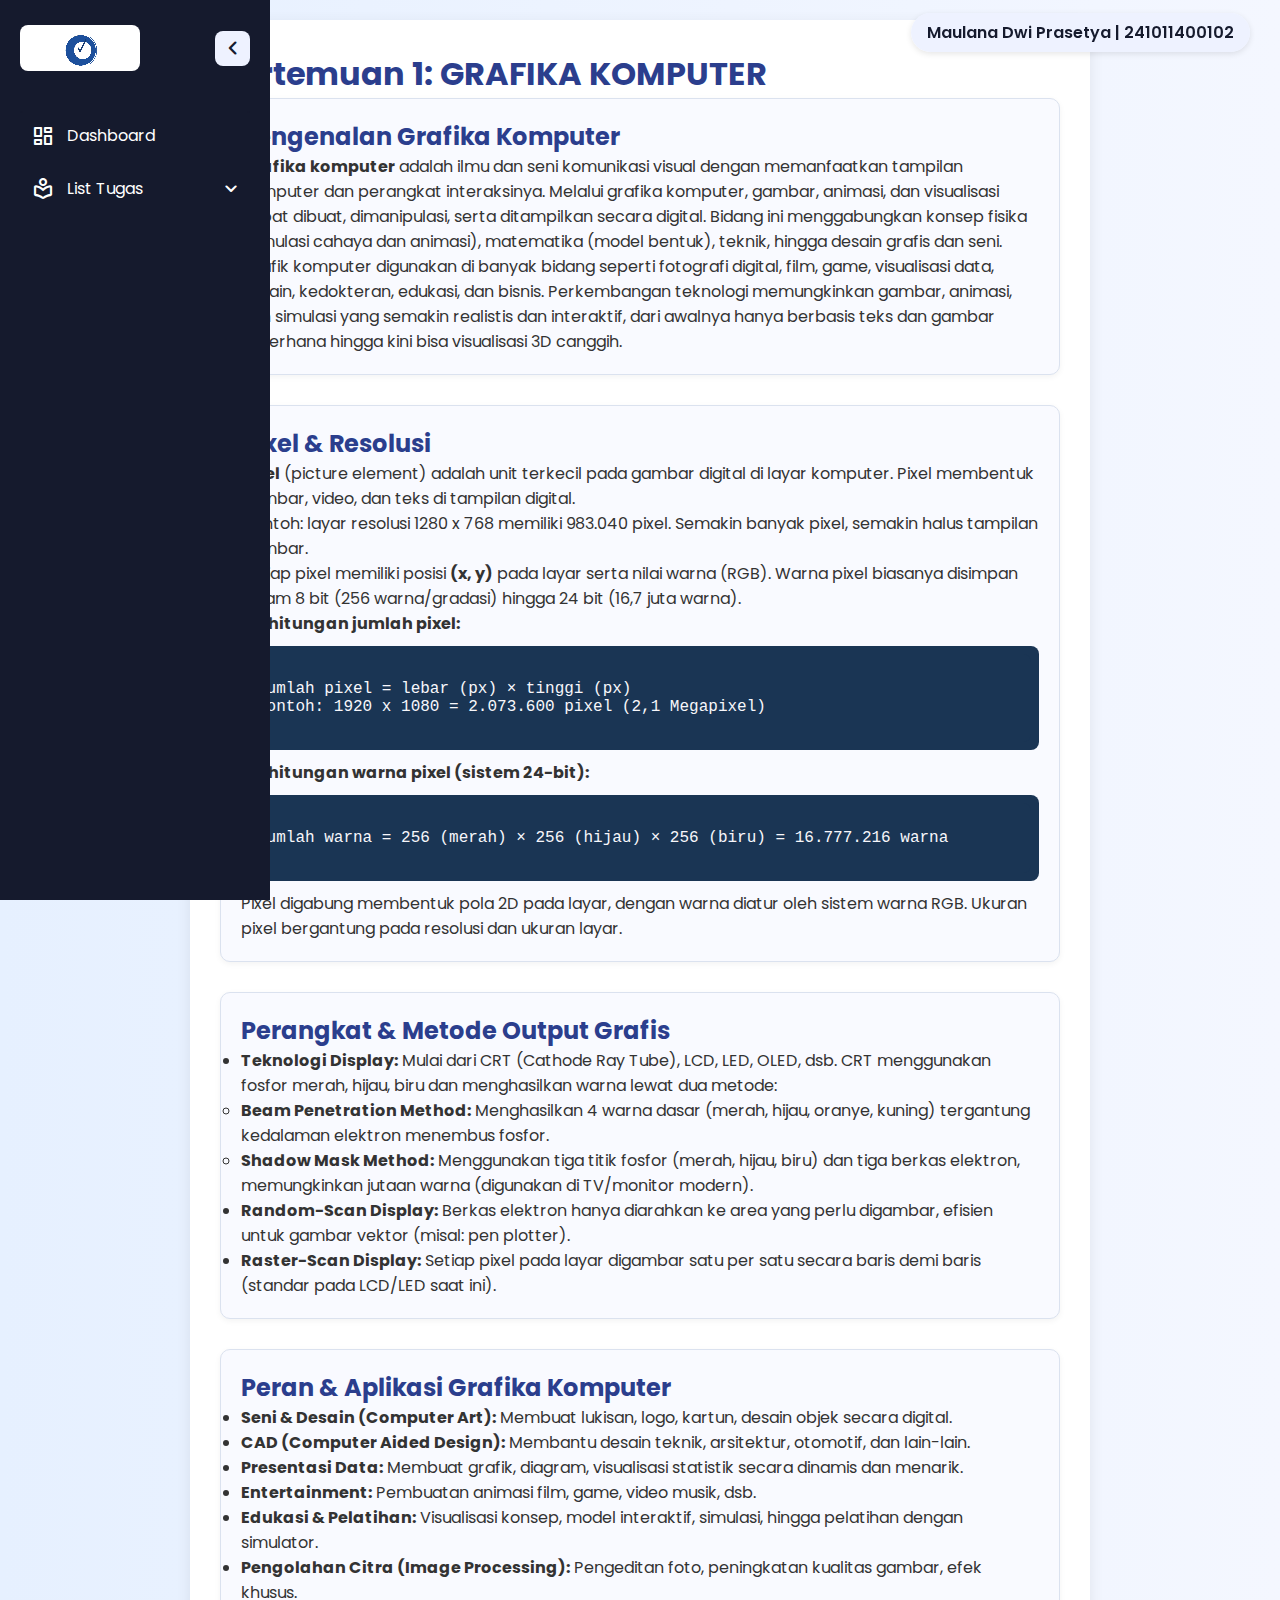
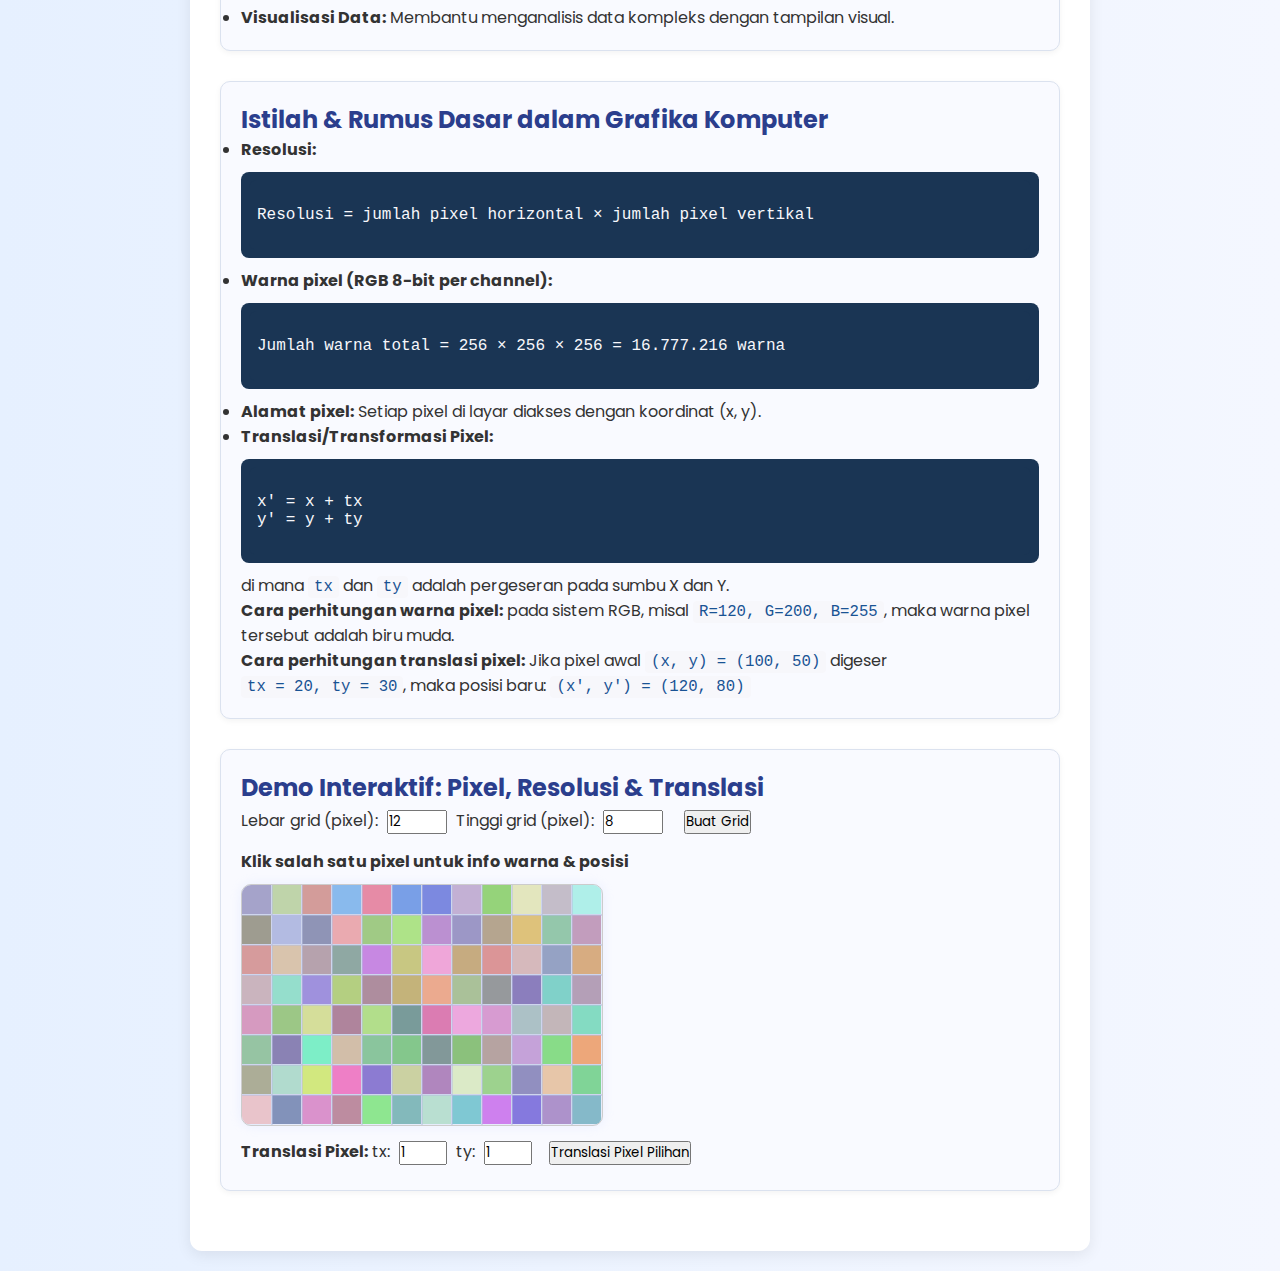
<file: listPert/pert1/index.html>
<!DOCTYPE html>
<html lang="id">
<head>
  <meta charset="UTF-8" />
  <meta name="viewport" content="width=device-width, initial-scale=1.0"/>
  <title>Pertemuan 12: Grafika 3 Dimensi</title>
  <link rel="stylesheet" href="/style.css">
  <link rel="stylesheet" href="https://fonts.googleapis.com/css2?family=Material+Symbols+Rounded" />
</head>
<body>
  <button class="sidebar-menu-button">
    <span class="material-symbols-rounded">menu</span>
  </button>
  <aside class="sidebar">
    <!-- ... header logo, toggler, nav ... -->
    <header class="sidebar-header">
      <a href="#" class="header-logo">
        <video autoplay loop muted playsinline class="logo-video-square">
          <source src="/assets/src/logo.mp4" type="video/mp4">
        </video>
        <video autoplay loop muted playsinline class="logo-video-landscape">
          <source src="/assets/src/logo2.mp4" type="video/mp4">
        </video>
      </a>
      <button class="sidebar-toggler">
        <span class="material-symbols-rounded">chevron_left</span>
      </button>
    </header>
    <div class="page-header">
      <span class="user-name">Maulana Dwi Prasetya | 241011400102</span>
    </div>
    <nav class="sidebar-nav">
      <ul class="nav-list primary-nav">
        <li class="nav-item">
          <a href="/index.html" class="nav-link">
            <span class="material-symbols-rounded">dashboard</span>
            <span class="nav-label">Dashboard</span>
          </a>
          <ul class="dropdown-menu">
            <li class="nav-item"><a class="nav-link dropdown-title">Dashboard</a></li>
          </ul>
        </li>
        <li class="nav-item dropdown-container" id="auto-tugas-dropdown"></li>
      </ul>
    </nav>
  </aside>

  <div class="container">
    <h1>Pertemuan 1: GRAFIKA KOMPUTER</h1>

<div class="card">
  <h2>Pengenalan Grafika Komputer</h2>
  <p>
    <strong>Grafika komputer</strong> adalah ilmu dan seni komunikasi visual dengan memanfaatkan tampilan komputer dan perangkat interaksinya. Melalui grafika komputer, gambar, animasi, dan visualisasi dapat dibuat, dimanipulasi, serta ditampilkan secara digital. Bidang ini menggabungkan konsep fisika (simulasi cahaya dan animasi), matematika (model bentuk), teknik, hingga desain grafis dan seni. 
  </p>
  <p>
    Grafik komputer digunakan di banyak bidang seperti fotografi digital, film, game, visualisasi data, desain, kedokteran, edukasi, dan bisnis. Perkembangan teknologi memungkinkan gambar, animasi, dan simulasi yang semakin realistis dan interaktif, dari awalnya hanya berbasis teks dan gambar sederhana hingga kini bisa visualisasi 3D canggih.
  </p>
</div>

<div class="card">
  <h2>Pixel & Resolusi</h2>
  <p>
    <strong>Pixel</strong> (picture element) adalah unit terkecil pada gambar digital di layar komputer. Pixel membentuk gambar, video, dan teks di tampilan digital.<br>
    Contoh: layar resolusi 1280 x 768 memiliki 983.040 pixel. Semakin banyak pixel, semakin halus tampilan gambar.<br>
    Setiap pixel memiliki posisi <b>(x, y)</b> pada layar serta nilai warna (RGB). Warna pixel biasanya disimpan dalam 8 bit (256 warna/gradasi) hingga 24 bit (16,7 juta warna).<br>
    <b>Perhitungan jumlah pixel:</b>
    <pre><code>
Jumlah pixel = lebar (px) × tinggi (px)
Contoh: 1920 x 1080 = 2.073.600 pixel (2,1 Megapixel)
    </code></pre>
    <b>Perhitungan warna pixel (sistem 24-bit):</b>
    <pre><code>
Jumlah warna = 256 (merah) × 256 (hijau) × 256 (biru) = 16.777.216 warna
    </code></pre>
    Pixel digabung membentuk pola 2D pada layar, dengan warna diatur oleh sistem warna RGB. Ukuran pixel bergantung pada resolusi dan ukuran layar.
  </p>
</div>

<div class="card">
  <h2>Perangkat & Metode Output Grafis</h2>
  <ul>
    <li><b>Teknologi Display:</b> Mulai dari CRT (Cathode Ray Tube), LCD, LED, OLED, dsb. CRT menggunakan fosfor merah, hijau, biru dan menghasilkan warna lewat dua metode:
      <ul>
        <li><b>Beam Penetration Method:</b> Menghasilkan 4 warna dasar (merah, hijau, oranye, kuning) tergantung kedalaman elektron menembus fosfor.</li>
        <li><b>Shadow Mask Method:</b> Menggunakan tiga titik fosfor (merah, hijau, biru) dan tiga berkas elektron, memungkinkan jutaan warna (digunakan di TV/monitor modern).</li>
      </ul>
    </li>
    <li><b>Random-Scan Display:</b> Berkas elektron hanya diarahkan ke area yang perlu digambar, efisien untuk gambar vektor (misal: pen plotter).</li>
    <li><b>Raster-Scan Display:</b> Setiap pixel pada layar digambar satu per satu secara baris demi baris (standar pada LCD/LED saat ini).</li>
  </ul>
</div>

<div class="card">
  <h2>Peran & Aplikasi Grafika Komputer</h2>
  <ul>
    <li><b>Seni & Desain (Computer Art):</b> Membuat lukisan, logo, kartun, desain objek secara digital.</li>
    <li><b>CAD (Computer Aided Design):</b> Membantu desain teknik, arsitektur, otomotif, dan lain-lain.</li>
    <li><b>Presentasi Data:</b> Membuat grafik, diagram, visualisasi statistik secara dinamis dan menarik.</li>
    <li><b>Entertainment:</b> Pembuatan animasi film, game, video musik, dsb.</li>
    <li><b>Edukasi & Pelatihan:</b> Visualisasi konsep, model interaktif, simulasi, hingga pelatihan dengan simulator.</li>
    <li><b>Pengolahan Citra (Image Processing):</b> Pengeditan foto, peningkatan kualitas gambar, efek khusus.</li>
    <li><b>Visualisasi Data:</b> Membantu menganalisis data kompleks dengan tampilan visual.</li>
  </ul>
</div>

<div class="card">
  <h2>Istilah & Rumus Dasar dalam Grafika Komputer</h2>
  <ul>
    <li>
      <b>Resolusi:</b>
      <pre><code>
Resolusi = jumlah pixel horizontal × jumlah pixel vertikal
      </code></pre>
    </li>
    <li>
      <b>Warna pixel (RGB 8-bit per channel):</b>
      <pre><code>
Jumlah warna total = 256 × 256 × 256 = 16.777.216 warna
      </code></pre>
    </li>
    <li>
      <b>Alamat pixel:</b> Setiap pixel di layar diakses dengan koordinat (x, y).
    </li>
    <li>
      <b>Translasi/Transformasi Pixel:</b>
      <pre><code>
x' = x + tx
y' = y + ty
      </code></pre>
      di mana <code>tx</code> dan <code>ty</code> adalah pergeseran pada sumbu X dan Y.
    </li>
  </ul>
  <p>
    <b>Cara perhitungan warna pixel:</b> pada sistem RGB, misal <code>R=120, G=200, B=255</code>, maka warna pixel tersebut adalah biru muda.<br>
    <b>Cara perhitungan translasi pixel:</b> Jika pixel awal <code>(x, y) = (100, 50)</code> digeser <code>tx = 20, ty = 30</code>, maka posisi baru: <code>(x', y') = (120, 80)</code>
  </p>
</div>
<div class="card">
  <h2>Demo Interaktif: Pixel, Resolusi & Translasi</h2>
  <form onsubmit="event.preventDefault(); buatGridPixel();">
    <label>Lebar grid (pixel): <input type="number" id="gridW" value="12" min="2" style="width:60px;"></label>
    <label>Tinggi grid (pixel): <input type="number" id="gridH" value="8" min="2" style="width:60px;"></label>
    <button type="submit" style="margin-left:12px;">Buat Grid</button>
  </form>
  <div style="margin:10px 0 6px 0;">
    <b>Klik salah satu pixel untuk info warna & posisi</b>
  </div>
  <canvas id="pixelCanvas" width="360" height="240" style="background:#e6ecfb;display:block;max-width:100%;border-radius:10px;box-shadow:0 0 12px #d0dbff55"></canvas>
  <div id="pixelInfo" style="margin:10px 0;"></div>
  <div style="margin-top:8px;">
    <b>Translasi Pixel:</b>
    <label>tx: <input type="number" id="tTx" value="1" style="width:48px"></label>
    <label>ty: <input type="number" id="tTy" value="1" style="width:48px"></label>
    <button onclick="translasiPixel()" style="margin-left:8px;">Translasi Pixel Pilihan</button>
  </div>
</div>


  </div>


<script>
let gridW = 12, gridH = 8, selPixel = null, warnaGrid = [];
const canvas = document.getElementById("pixelCanvas");
const ctx = canvas.getContext("2d");

function randomRGB() {
  // warna pastel random
  const r = Math.floor(120+Math.random()*120);
  const g = Math.floor(120+Math.random()*120);
  const b = Math.floor(120+Math.random()*120);
  return `rgb(${r},${g},${b})`;
}

function buatGridPixel() {
  gridW = parseInt(document.getElementById("gridW").value)||12;
  gridH = parseInt(document.getElementById("gridH").value)||8;
  selPixel = null;
  warnaGrid = [];
  for(let y=0; y<gridH; y++) {
    let row = [];
    for(let x=0; x<gridW; x++) row.push(randomRGB());
    warnaGrid.push(row);
  }
  gambarGrid();
  document.getElementById("pixelInfo").innerHTML = "";
}

function gambarGrid() {
  ctx.clearRect(0,0,canvas.width,canvas.height);
  const cellW = canvas.width/gridW;
  const cellH = canvas.height/gridH;
  // Gambar pixel
  for(let y=0; y<gridH; y++) {
    for(let x=0; x<gridW; x++) {
      ctx.fillStyle = warnaGrid[y][x];
      ctx.fillRect(x*cellW, y*cellH, cellW-1, cellH-1);
      // Highlight jika dipilih
      if(selPixel && selPixel[0]===x && selPixel[1]===y) {
        ctx.lineWidth = 2.5;
        ctx.strokeStyle = "#e53935";
        ctx.strokeRect(x*cellW+1, y*cellH+1, cellW-3, cellH-3);
      }
    }
  }
  // Garis grid
  ctx.strokeStyle="#b6bedf";
  ctx.lineWidth=1;
  for(let i=1;i<gridW;i++) {
    ctx.beginPath();
    ctx.moveTo(i*cellW, 0);
    ctx.lineTo(i*cellW, canvas.height);
    ctx.stroke();
  }
  for(let i=1;i<gridH;i++) {
    ctx.beginPath();
    ctx.moveTo(0, i*cellH);
    ctx.lineTo(canvas.width, i*cellH);
    ctx.stroke();
  }
}

canvas.addEventListener("click", function(e){
  const rect = canvas.getBoundingClientRect();
  const mx = e.clientX-rect.left, my = e.clientY-rect.top;
  const cellW = canvas.width/gridW, cellH = canvas.height/gridH;
  const x = Math.floor(mx/cellW), y = Math.floor(my/cellH);
  if(x>=0&&x<gridW&&y>=0&&y<gridH) {
    selPixel = [x, y];
    gambarGrid();
    const rgb = warnaGrid[y][x].match(/\d+/g);
    document.getElementById("pixelInfo").innerHTML =
      `<b>Pixel:</b> (${x}, ${y})<br>
       <b>Warna RGB:</b> (${rgb[0]}, ${rgb[1]}, ${rgb[2]})<br>
       <span style="display:inline-block;width:22px;height:14px;background:${warnaGrid[y][x]};border:1px solid #ccc;margin:0 4px 0 0"></span>`;
  }
});

function translasiPixel() {
  if(!selPixel) { alert("Pilih pixel dulu!"); return; }
  const tx = parseInt(document.getElementById("tTx").value)||0;
  const ty = parseInt(document.getElementById("tTy").value)||0;
  let [x, y] = selPixel;
  let x2 = x+tx, y2 = y+ty;
  if(x2<0||x2>=gridW||y2<0||y2>=gridH) {
    alert("Hasil translasi keluar dari grid!");
    return;
  }
  // Salin warna ke pixel hasil translasi
  warnaGrid[y2][x2] = warnaGrid[y][x];
  selPixel = [x2, y2];
  gambarGrid();
  const rgb = warnaGrid[y2][x2].match(/\d+/g);
  document.getElementById("pixelInfo").innerHTML =
    `<b>Pixel setelah translasi:</b> (${x2}, ${y2})<br>
     <b>Warna RGB:</b> (${rgb[0]}, ${rgb[1]}, ${rgb[2]})<br>
     <span style="display:inline-block;width:22px;height:14px;background:${warnaGrid[y2][x2]};border:1px solid #ccc;margin:0 4px 0 0"></span>`;
}

window.addEventListener("DOMContentLoaded", buatGridPixel);
</script>

  <script src="/script.js"></script>
  <script>
    generateSidebarListTugas();
    attachSidebarEvents();
  </script>
</body>
</html>
</file>
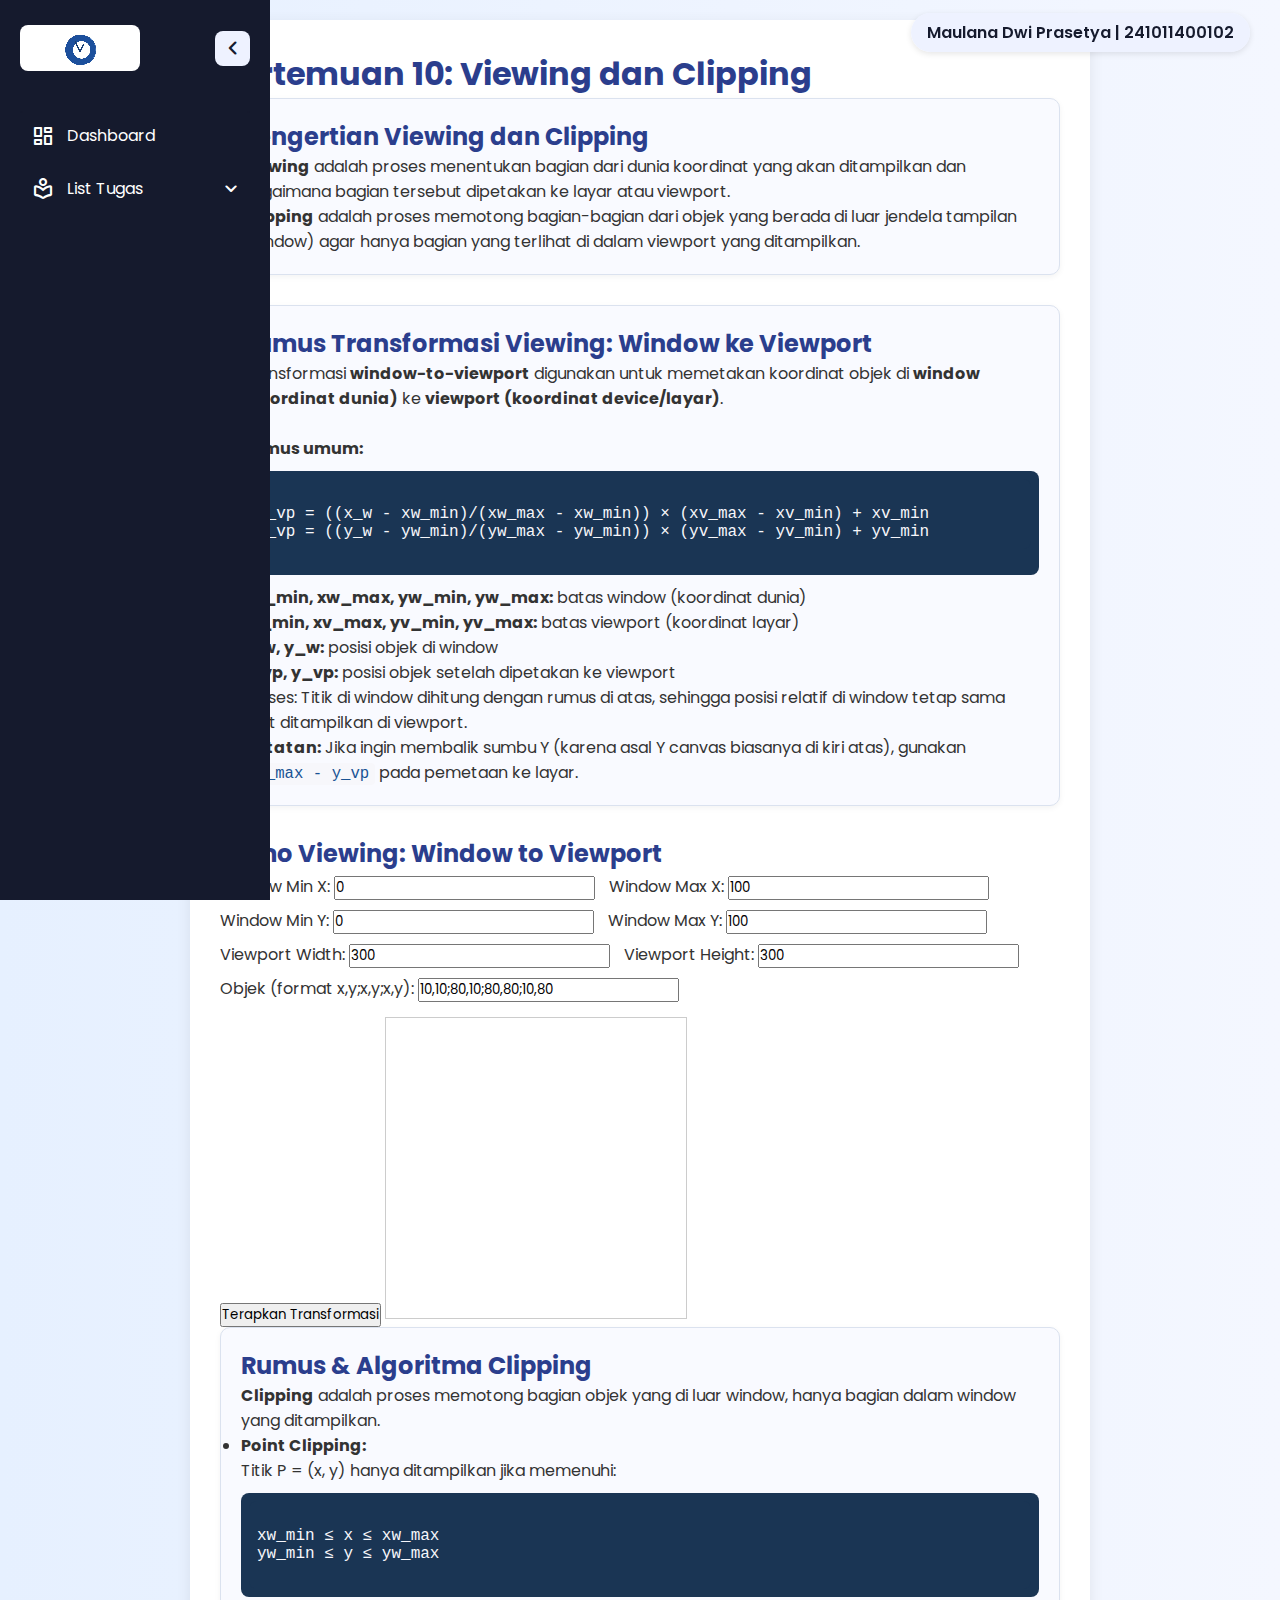
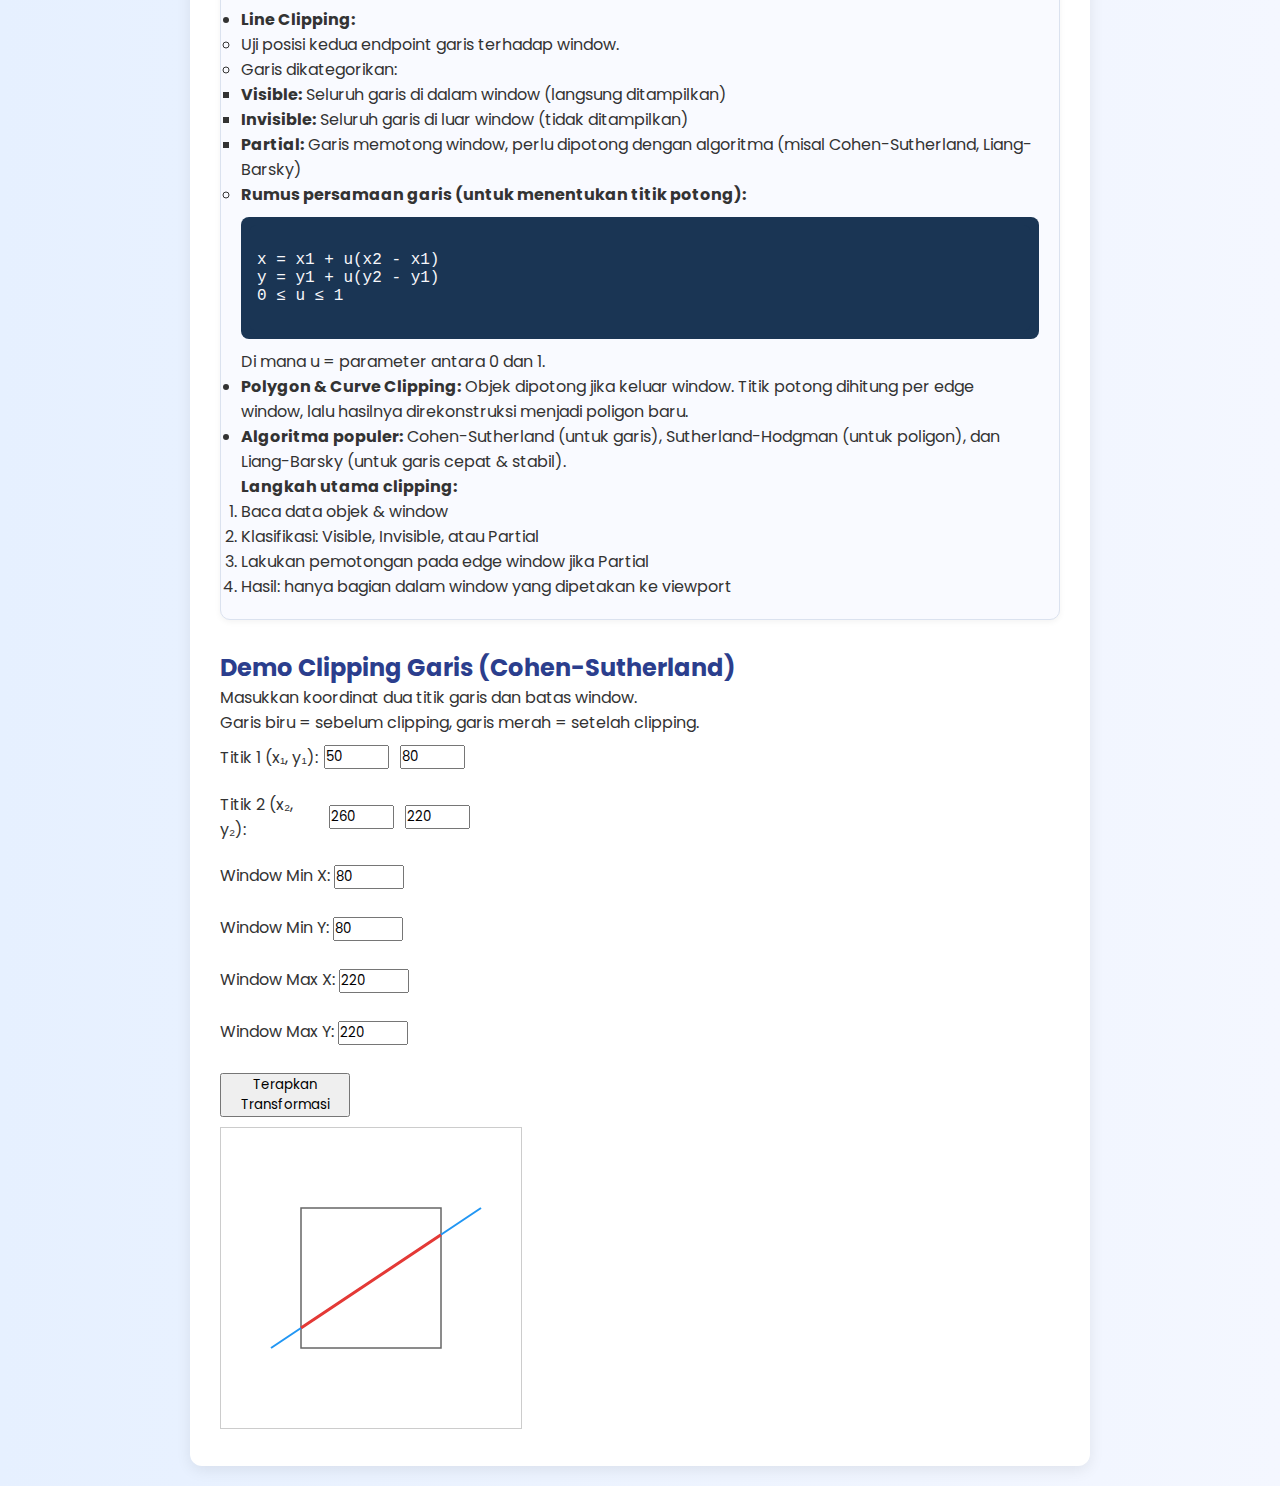
<file: listPert/pert10/index.html>
<!DOCTYPE html>
<html lang="id">
<head>
  <meta charset="UTF-8" />
  <meta name="viewport" content="width=device-width, initial-scale=1.0"/>
  <title>Pertemuan 10: Viewing dan Clipping</title>
  <link rel="stylesheet" href="/style.css" />
  <link rel="stylesheet" href="https://fonts.googleapis.com/css2?family=Material+Symbols+Rounded" />
  <style>
    canvas {
      border: 1px solid #ccc;
      margin-top: 10px;
      max-width: 100%;
    }
    label, input {
      margin: 5px 5px 5px 0;
    }
  </style>
</head>
<body>
  <button class="sidebar-menu-button">
    <span class="material-symbols-rounded">menu</span>
  </button>

  <aside class="sidebar">
    <header class="sidebar-header">
      <a href="#" class="header-logo">
        <video autoplay loop muted playsinline class="logo-video-square">
          <source src="/assets/src/logo.mp4" type="video/mp4">
        </video>
        <video autoplay loop muted playsinline class="logo-video-landscape">
          <source src="/assets/src/logo2.mp4" type="video/mp4">
        </video>
      </a>
      <button class="sidebar-toggler">
        <span class="material-symbols-rounded">chevron_left</span>
      </button>
    </header>
    <div class="page-header">
      <span class="user-name">Maulana Dwi Prasetya | 241011400102</span>
    </div>
    <nav class="sidebar-nav">
      <ul class="nav-list primary-nav">
        <li class="nav-item">
          <a href="/index.html" class="nav-link">
            <span class="material-symbols-rounded">dashboard</span>
            <span class="nav-label">Dashboard</span>
          </a>
          <ul class="dropdown-menu">
            <li class="nav-item"><a class="nav-link dropdown-title">Dashboard</a></li>
          </ul>
        </li>
        <li class="nav-item dropdown-container" id="auto-tugas-dropdown"></li>
      </ul>
    </nav>
  </aside>

  <div class="container">
    <h1>Pertemuan 10: Viewing dan Clipping</h1>

    <div class="card">
      <h2>Pengertian Viewing dan Clipping</h2>
      <p><strong>Viewing</strong> adalah proses menentukan bagian dari dunia koordinat yang akan ditampilkan dan bagaimana bagian tersebut dipetakan ke layar atau viewport.</p>
      <p><strong>Clipping</strong> adalah proses memotong bagian-bagian dari objek yang berada di luar jendela tampilan (window) agar hanya bagian yang terlihat di dalam viewport yang ditampilkan.</p>
    </div>
    <div class="card">
  <h2>Rumus Transformasi Viewing: Window ke Viewport</h2>
  <p>
    Transformasi <strong>window-to-viewport</strong> digunakan untuk memetakan koordinat objek di <b>window (koordinat dunia)</b> ke <b>viewport (koordinat device/layar)</b>.
    <br><br>
    <b>Rumus umum:</b>
  </p>
 <pre>
<code>
x_vp = ((x_w - xw_min)/(xw_max - xw_min)) × (xv_max - xv_min) + xv_min
y_vp = ((y_w - yw_min)/(yw_max - yw_min)) × (yv_max - yv_min) + yv_min
</code>
</pre>
  <ul>
    <li>
      <b>xw_min, xw_max, yw_min, yw_max:</b> batas window (koordinat dunia)
    </li>
    <li>
      <b>xv_min, xv_max, yv_min, yv_max:</b> batas viewport (koordinat layar)
    </li>
    <li>
      <b>x_w, y_w:</b> posisi objek di window
    </li>
    <li>
      <b>x_vp, y_vp:</b> posisi objek setelah dipetakan ke viewport
    </li>
  </ul>
  <p>
    Proses: Titik di window dihitung dengan rumus di atas, sehingga posisi relatif di window tetap sama saat ditampilkan di viewport.
  </p>
  <p><b>Catatan:</b> Jika ingin membalik sumbu Y (karena asal Y canvas biasanya di kiri atas), gunakan <code>yv_max - y_vp</code> pada pemetaan ke layar.</p>
</div>

    <div>
      <h2>Demo Viewing: Window to Viewport</h2>
      <label>Window Min X: <input type="number" id="winMinX" value="0"></label>
      <label>Window Max X: <input type="number" id="winMaxX" value="100"></label>
      <label>Window Min Y: <input type="number" id="winMinY" value="0"></label>
      <label>Window Max Y: <input type="number" id="winMaxY" value="100"></label><br>
      <label>Viewport Width: <input type="number" id="vpWidth" value="300"></label>
      <label>Viewport Height: <input type="number" id="vpHeight" value="300"></label><br>
      <label>Objek (format x,y;x,y;x,y): <input type="text" id="viewObjek" value="10,10;80,10;80,80;10,80"></label><br>
      <button id="transformBtn">Terapkan Transformasi</button>
      <canvas id="canvasView" width="300" height="300"></canvas>
    </div>
  

<div class="card">
  <h2>Rumus & Algoritma Clipping</h2>
  <p>
    <b>Clipping</b> adalah proses memotong bagian objek yang di luar window, hanya bagian dalam window yang ditampilkan.
  </p>
  <ul>
    <li>
      <b>Point Clipping:</b><br>
      Titik P = (x, y) hanya ditampilkan jika memenuhi:
      <pre><code>
xw_min ≤ x ≤ xw_max
yw_min ≤ y ≤ yw_max
      </code></pre>
    </li>
    <li>
      <b>Line Clipping:</b>
      <ul>
        <li>
          Uji posisi kedua endpoint garis terhadap window.
        </li>
        <li>
          Garis dikategorikan:
          <ul>
            <li><b>Visible:</b> Seluruh garis di dalam window (langsung ditampilkan)</li>
            <li><b>Invisible:</b> Seluruh garis di luar window (tidak ditampilkan)</li>
            <li><b>Partial:</b> Garis memotong window, perlu dipotong dengan algoritma (misal Cohen-Sutherland, Liang-Barsky)</li>
          </ul>
        </li>
        <li>
          <b>Rumus persamaan garis (untuk menentukan titik potong):</b>
          <pre><code>
x = x1 + u(x2 - x1)
y = y1 + u(y2 - y1)
0 ≤ u ≤ 1
          </code></pre>
          Di mana u = parameter antara 0 dan 1.
        </li>
      </ul>
    </li>
    <li>
      <b>Polygon & Curve Clipping:</b> Objek dipotong jika keluar window. Titik potong dihitung per edge window, lalu hasilnya direkonstruksi menjadi poligon baru.
    </li>
    <li>
      <b>Algoritma populer:</b> Cohen-Sutherland (untuk garis), Sutherland-Hodgman (untuk poligon), dan Liang-Barsky (untuk garis cepat & stabil).
    </li>
  </ul>
  <p>
    <b>Langkah utama clipping:</b>
    <ol>
      <li>Baca data objek & window</li>
      <li>Klasifikasi: Visible, Invisible, atau Partial</li>
      <li>Lakukan pemotongan pada edge window jika Partial</li>
      <li>Hasil: hanya bagian dalam window yang dipetakan ke viewport</li>
    </ol>
  </p>
</div>

 <div>
  <h2>Demo Clipping Garis (Cohen-Sutherland)</h2>
  <p>
    Masukkan koordinat dua titik garis dan batas window.<br>
    Garis biru = sebelum clipping, garis merah = setelah clipping.
  </p>
  <form id="clippingForm" onsubmit="event.preventDefault(); demoClipping();">
    <div style="display:flex;flex-direction:column;gap:8px;max-width:260px;">
      <label style="display:flex;align-items:center;gap:6px;">
        Titik 1 (x₁, y₁):
        <input type="number" id="clipX1" value="50" style="width:65px" />
        <input type="number" id="clipY1" value="80" style="width:65px" />
      </label>
      <label style="display:flex;align-items:center;gap:6px;">
        Titik 2 (x₂, y₂):
        <input type="number" id="clipX2" value="260" style="width:65px" />
        <input type="number" id="clipY2" value="220" style="width:65px" />
      </label>
      <label>
        Window Min X: <input type="number" id="clipWinMinX" value="80" style="width:70px" />
      </label>
      <label>
        Window Min Y: <input type="number" id="clipWinMinY" value="80" style="width:70px" />
      </label>
      <label>
        Window Max X: <input type="number" id="clipWinMaxX" value="220" style="width:70px" />
      </label>
      <label>
        Window Max Y: <input type="number" id="clipWinMaxY" value="220" style="width:70px" />
      </label>
      <button type="submit" style="width:130px;margin-top:10px;">Terapkan Transformasi</button>
    </div>
  </form>
  <canvas id="canvasClip" width="300" height="300" style="margin-top:10px"></canvas>
</div>



  <script>
    function parsePoints(input) {
      return input.split(';').map(pair => pair.split(',').map(Number));
    }

    function drawPolygon(ctx, points, color = "blue") {
      if (points.length < 2) return;
      ctx.beginPath();
      ctx.moveTo(...points[0]);
      for (let i = 1; i < points.length; i++) {
        ctx.lineTo(...points[i]);
      }
      ctx.closePath();
      ctx.strokeStyle = color;
      ctx.stroke();
    }

    function drawView() {
      const canvas = document.getElementById("canvasView");
      const ctx = canvas.getContext("2d");
      ctx.clearRect(0, 0, canvas.width, canvas.height);

      const winMinX = parseFloat(document.getElementById("winMinX").value);
      const winMaxX = parseFloat(document.getElementById("winMaxX").value);
      const winMinY = parseFloat(document.getElementById("winMinY").value);
      const winMaxY = parseFloat(document.getElementById("winMaxY").value);
      const vpWidth = parseFloat(document.getElementById("vpWidth").value);
      const vpHeight = parseFloat(document.getElementById("vpHeight").value);

      const points = parsePoints(document.getElementById("viewObjek").value);

      const transform = ([x, y]) => {
        const xNew = ((x - winMinX) / (winMaxX - winMinX)) * vpWidth;
        const yNew = ((y - winMinY) / (winMaxY - winMinY)) * vpHeight;
        return [xNew, vpHeight - yNew]; // flip Y
      };

      drawPolygon(ctx, points.map(transform), "blue");
    }

    document.getElementById("transformBtn").addEventListener("click", drawView);

    function code(x, y, xmin, ymin, xmax, ymax) {
  let c = 0;
  if (x < xmin) c |= 1;
  if (x > xmax) c |= 2;
  if (y < ymin) c |= 4;
  if (y > ymax) c |= 8;
  return c;
}

function demoClipping() {
  const x1 = parseFloat(document.getElementById('clipX1').value);
  const y1 = parseFloat(document.getElementById('clipY1').value);
  const x2 = parseFloat(document.getElementById('clipX2').value);
  const y2 = parseFloat(document.getElementById('clipY2').value);
  const xmin = parseFloat(document.getElementById('clipWinMinX').value);
  const ymin = parseFloat(document.getElementById('clipWinMinY').value);
  const xmax = parseFloat(document.getElementById('clipWinMaxX').value);
  const ymax = parseFloat(document.getElementById('clipWinMaxY').value);

  const canvas = document.getElementById('canvasClip');
  const ctx = canvas.getContext('2d');
  ctx.clearRect(0,0,canvas.width,canvas.height);

  // Draw window rectangle
  ctx.strokeStyle = '#666'; ctx.lineWidth = 1.5;
  ctx.strokeRect(xmin, canvas.height - ymax, xmax - xmin, ymax - ymin);

  // Draw original line
  ctx.beginPath();
  ctx.moveTo(x1, canvas.height - y1);
  ctx.lineTo(x2, canvas.height - y2);
  ctx.strokeStyle = '#2196f3'; ctx.lineWidth = 2;
  ctx.stroke();

  // Cohen-Sutherland Algorithm (very basic)
  let xA = x1, yA = y1, xB = x2, yB = y2;
  let cA = code(xA, yA, xmin, ymin, xmax, ymax);
  let cB = code(xB, yB, xmin, ymin, xmax, ymax);
  let accept = false;

  while (true) {
    if (!(cA | cB)) { accept = true; break; }
    else if (cA & cB) { break; }
    else {
      let codeOut = cA ? cA : cB;
      let x, y;
      if (codeOut & 8) { // Atas
        x = xA + (xB - xA) * (ymax - yA) / (yB - yA);
        y = ymax;
      } else if (codeOut & 4) { // Bawah
        x = xA + (xB - xA) * (ymin - yA) / (yB - yA);
        y = ymin;
      } else if (codeOut & 2) { // Kanan
        y = yA + (yB - yA) * (xmax - xA) / (xB - xA);
        x = xmax;
      } else if (codeOut & 1) { // Kiri
        y = yA + (yB - yA) * (xmin - xA) / (xB - xA);
        x = xmin;
      }
      if (codeOut === cA) { xA = x; yA = y; cA = code(xA, yA, xmin, ymin, xmax, ymax);}
      else { xB = x; yB = y; cB = code(xB, yB, xmin, ymin, xmax, ymax);}
    }
  }

  if (accept) {
    ctx.beginPath();
    ctx.moveTo(xA, canvas.height - yA);
    ctx.lineTo(xB, canvas.height - yB);
    ctx.strokeStyle = '#e53935';
    ctx.lineWidth = 3;
    ctx.stroke();
  }
}
window.addEventListener('DOMContentLoaded', demoClipping);
  </script>
  <script src="/script.js"></script>
  <script>
     generateSidebarListTugas();
     attachSidebarEvents();
   </script>
</body>
</html>
</file>
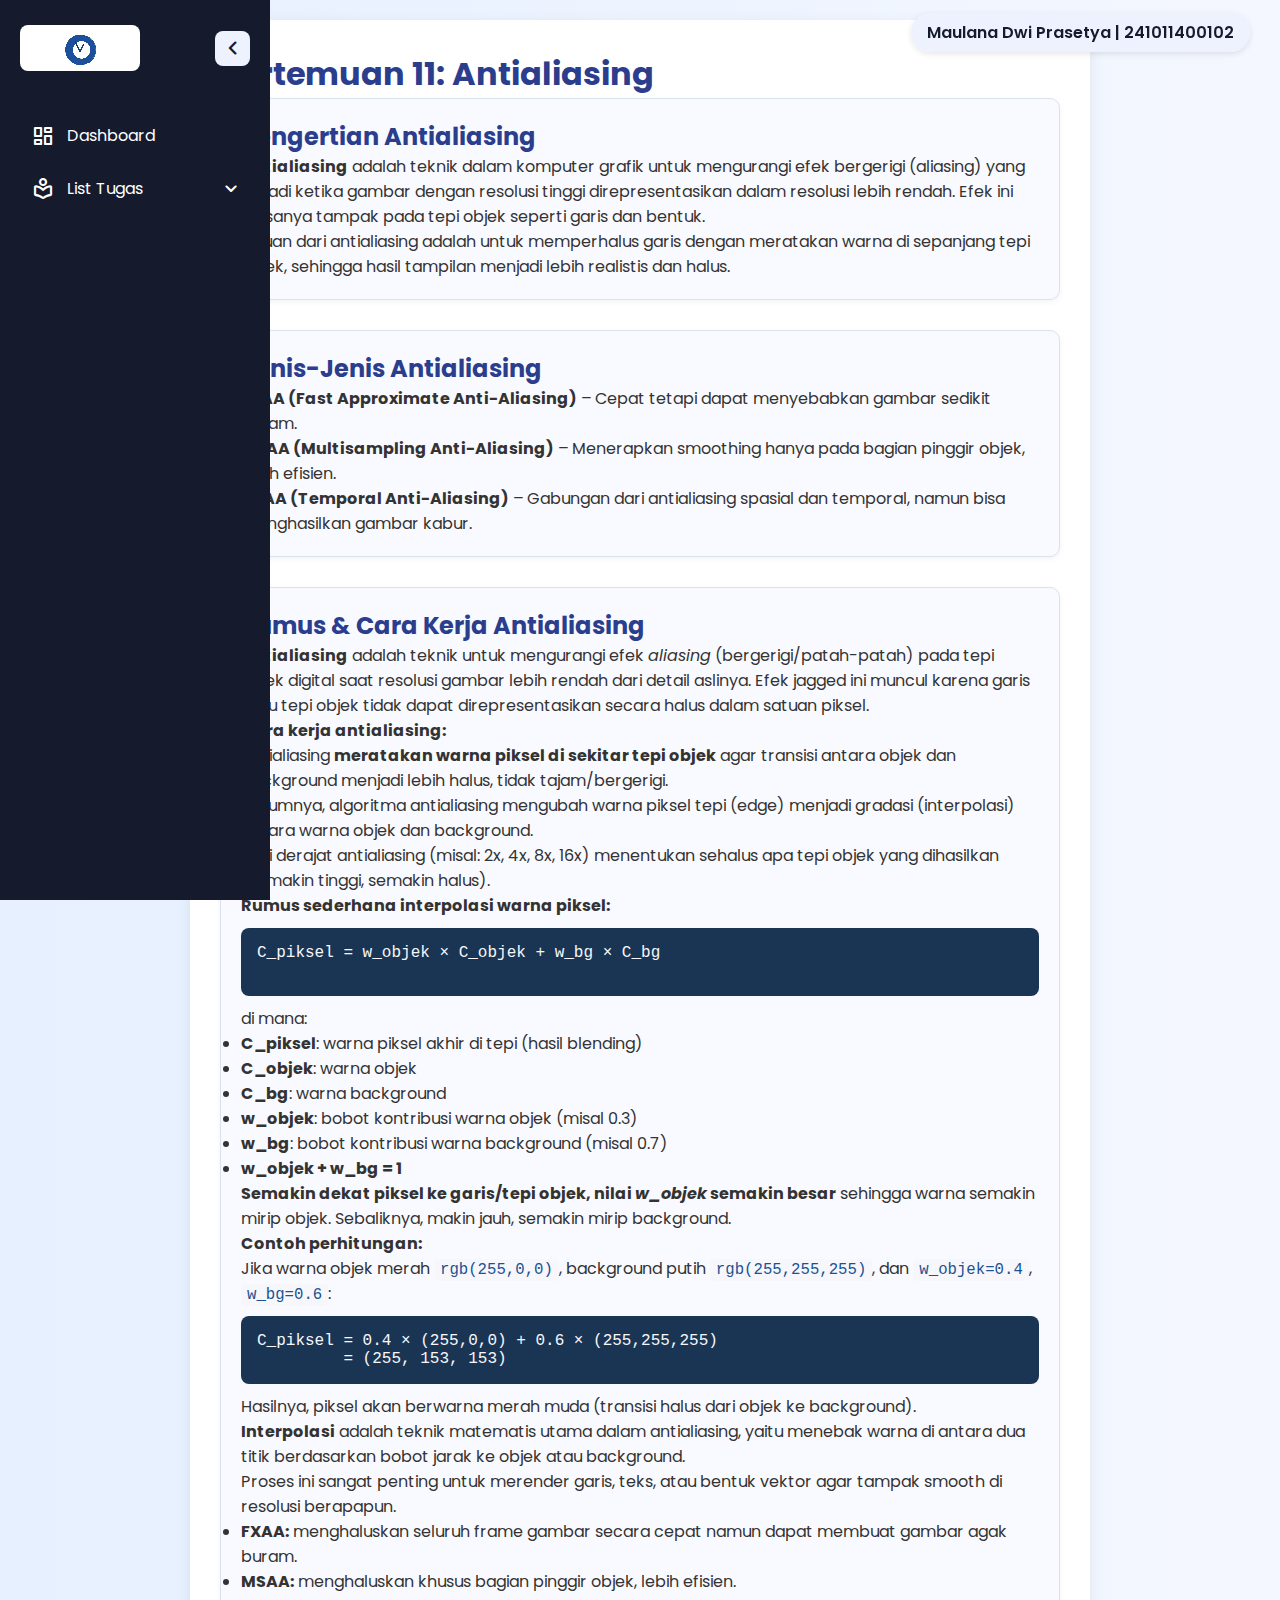
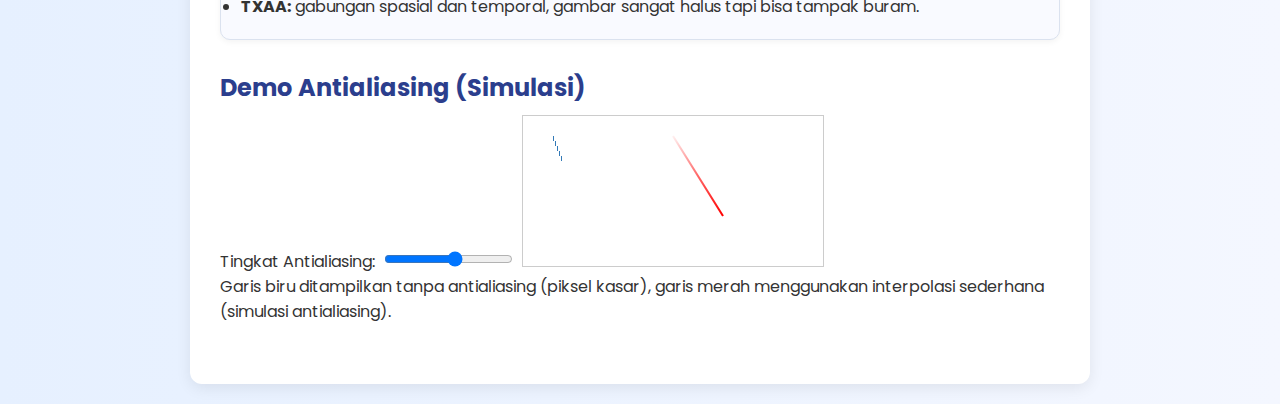
<file: listPert/pert11/index.html>
<!DOCTYPE html>
<html lang="id">
<head>
  <meta charset="UTF-8" />
  <meta name="viewport" content="width=device-width, initial-scale=1.0"/>
  <title>Pertemuan 11: Antialiasing</title>
  <link rel="stylesheet" href="/style.css">
  <link rel="stylesheet" href="https://fonts.googleapis.com/css2?family=Material+Symbols+Rounded" />
  <style>
    canvas {
      border: 1px solid #ccc;
      margin-top: 10px;
      max-width: 100%;
    }
    label, input {
      margin: 5px 5px 5px 0;
    }
  </style>
</head>
<body>
  <button class="sidebar-menu-button">
    <span class="material-symbols-rounded">menu</span>
  </button>

  <aside class="sidebar">
    <header class="sidebar-header">
      <a href="#" class="header-logo">
        <video autoplay loop muted playsinline class="logo-video-square">
          <source src="/assets/src/logo.mp4" type="video/mp4">
        </video>
        <video autoplay loop muted playsinline class="logo-video-landscape">
          <source src="/assets/src/logo2.mp4" type="video/mp4">
        </video>
      </a>
      <button class="sidebar-toggler">
        <span class="material-symbols-rounded">chevron_left</span>
      </button>
    </header>
    <div class="page-header">
      <span class="user-name">Maulana Dwi Prasetya | 241011400102</span>
    </div>
    <nav class="sidebar-nav">
      <ul class="nav-list primary-nav">
        <li class="nav-item">
          <a href="/index.html" class="nav-link">
            <span class="material-symbols-rounded">dashboard</span>
            <span class="nav-label">Dashboard</span>
          </a>
          <ul class="dropdown-menu">
            <li class="nav-item"><a class="nav-link dropdown-title">Dashboard</a></li>
          </ul>
        </li>
        <li class="nav-item dropdown-container" id="auto-tugas-dropdown"></li>
      </ul>
    </nav>
  </aside>

  <div class="container">
    <h1>Pertemuan 11: Antialiasing</h1>

    <div class="card">
      <h2>Pengertian Antialiasing</h2>
      <p><strong>Antialiasing</strong> adalah teknik dalam komputer grafik untuk mengurangi efek bergerigi (aliasing) yang terjadi ketika gambar dengan resolusi tinggi direpresentasikan dalam resolusi lebih rendah. Efek ini biasanya tampak pada tepi objek seperti garis dan bentuk.</p>
      <p>Tujuan dari antialiasing adalah untuk memperhalus garis dengan meratakan warna di sepanjang tepi objek, sehingga hasil tampilan menjadi lebih realistis dan halus.</p>
    </div>

    <div class="card">
      <h2>Jenis-Jenis Antialiasing</h2>
      <ul>
        <li><strong>FXAA (Fast Approximate Anti-Aliasing)</strong> – Cepat tetapi dapat menyebabkan gambar sedikit buram.</li>
        <li><strong>MSAA (Multisampling Anti-Aliasing)</strong> – Menerapkan smoothing hanya pada bagian pinggir objek, lebih efisien.</li>
        <li><strong>TXAA (Temporal Anti-Aliasing)</strong> – Gabungan dari antialiasing spasial dan temporal, namun bisa menghasilkan gambar kabur.</li>
      </ul>
    </div>
<div class="card">
  <h2>Rumus & Cara Kerja Antialiasing</h2>
  <p>
    <b>Antialiasing</b> adalah teknik untuk mengurangi efek <i>aliasing</i> (bergerigi/patah-patah) pada tepi objek digital saat resolusi gambar lebih rendah dari detail aslinya. Efek jagged ini muncul karena garis atau tepi objek tidak dapat direpresentasikan secara halus dalam satuan piksel. 
  </p>
  <p>
    <b>Cara kerja antialiasing:</b>
    <ul>
      <li>
        Antialiasing <b>meratakan warna piksel di sekitar tepi objek</b> agar transisi antara objek dan background menjadi lebih halus, tidak tajam/bergerigi.
      </li>
      <li>
        Umumnya, algoritma antialiasing mengubah warna piksel tepi (edge) menjadi gradasi (interpolasi) antara warna objek dan background.
      </li>
      <li>
        Nilai derajat antialiasing (misal: 2x, 4x, 8x, 16x) menentukan sehalus apa tepi objek yang dihasilkan (semakin tinggi, semakin halus).
      </li>
    </ul>
  </p>
  <p>
    <b>Rumus sederhana interpolasi warna piksel:</b>
    <pre><code>C_piksel = w_objek × C_objek + w_bg × C_bg
    </code></pre>
    di mana:
    <ul>
      <li><b>C_piksel</b>: warna piksel akhir di tepi (hasil blending)</li>
      <li><b>C_objek</b>: warna objek</li>
      <li><b>C_bg</b>: warna background</li>
      <li><b>w_objek</b>: bobot kontribusi warna objek (misal 0.3)</li>
      <li><b>w_bg</b>: bobot kontribusi warna background (misal 0.7)</li>
      <li><b>w_objek + w_bg = 1</b></li>
    </ul>
    <b>Semakin dekat piksel ke garis/tepi objek, nilai <i>w_objek</i> semakin besar</b> sehingga warna semakin mirip objek. Sebaliknya, makin jauh, semakin mirip background.
  </p>
  <p>
    <b>Contoh perhitungan:</b><br>
    Jika warna objek merah <code>rgb(255,0,0)</code>, background putih <code>rgb(255,255,255)</code>, dan <code>w_objek=0.4</code>, <code>w_bg=0.6</code>:<br>
    <pre><code>C_piksel = 0.4 × (255,0,0) + 0.6 × (255,255,255) 
         = (255, 153, 153)</code></pre>
    Hasilnya, piksel akan berwarna merah muda (transisi halus dari objek ke background).
  </p>
  <p>
    <b>Interpolasi</b> adalah teknik matematis utama dalam antialiasing, yaitu menebak warna di antara dua titik berdasarkan bobot jarak ke objek atau background.<br>
    Proses ini sangat penting untuk merender garis, teks, atau bentuk vektor agar tampak smooth di resolusi berapapun.
  </p>
  <ul>
    <li>
      <b>FXAA:</b> menghaluskan seluruh frame gambar secara cepat namun dapat membuat gambar agak buram.
    </li>
    <li>
      <b>MSAA:</b> menghaluskan khusus bagian pinggir objek, lebih efisien.
    </li>
    <li>
      <b>TXAA:</b> gabungan spasial dan temporal, gambar sangat halus tapi bisa tampak buram.
    </li>
  </ul>
</div>

    <div class="section">
      <h2>Demo Antialiasing (Simulasi)</h2>
      <label for="opacitySlider">Tingkat Antialiasing: </label>
      <input type="range" id="opacitySlider" min="0.1" max="1" step="0.1" value="0.6">
      <canvas id="aliasCanvas" width="300" height="150"></canvas>
      <p>Garis biru ditampilkan tanpa antialiasing (piksel kasar), garis merah menggunakan interpolasi sederhana (simulasi antialiasing).</p>
    </div>
  </div>

  <script>
    const canvas = document.getElementById("aliasCanvas");
    const ctx = canvas.getContext("2d");
    const slider = document.getElementById("opacitySlider");

    function drawAlias(opacity = 0.6) {
      ctx.clearRect(0, 0, canvas.width, canvas.height);

      // Garis tanpa antialiasing (efek kasar)
      for (let i = 0; i < 5; i++) {
        ctx.fillStyle = "#337ab7";
        ctx.fillRect(30 + i * 2, 20 + i * 5, 1, 5);
      }

      // Garis dengan simulasi antialiasing (gradasi merah muda)
      const grad = ctx.createLinearGradient(150, 20, 200, 100);
      grad.addColorStop(0, `rgba(255, 0, 0, ${opacity * 0.1})`);
      grad.addColorStop(0.5, `rgba(255, 0, 0, ${opacity})`);
      grad.addColorStop(1, `rgba(255, 0, 0, 1)`);

      ctx.strokeStyle = grad;
      ctx.lineWidth = 2;
      ctx.beginPath();
      ctx.moveTo(150, 20);
      ctx.lineTo(200, 100);
      ctx.stroke();
    }

    slider.addEventListener("input", () => {
      drawAlias(parseFloat(slider.value));
    });

    drawAlias();
  </script>
  <script src="/script.js"></script>
  <script>
   generateSidebarListTugas();
   attachSidebarEvents();
  </script>
</body>
</html>
</file>
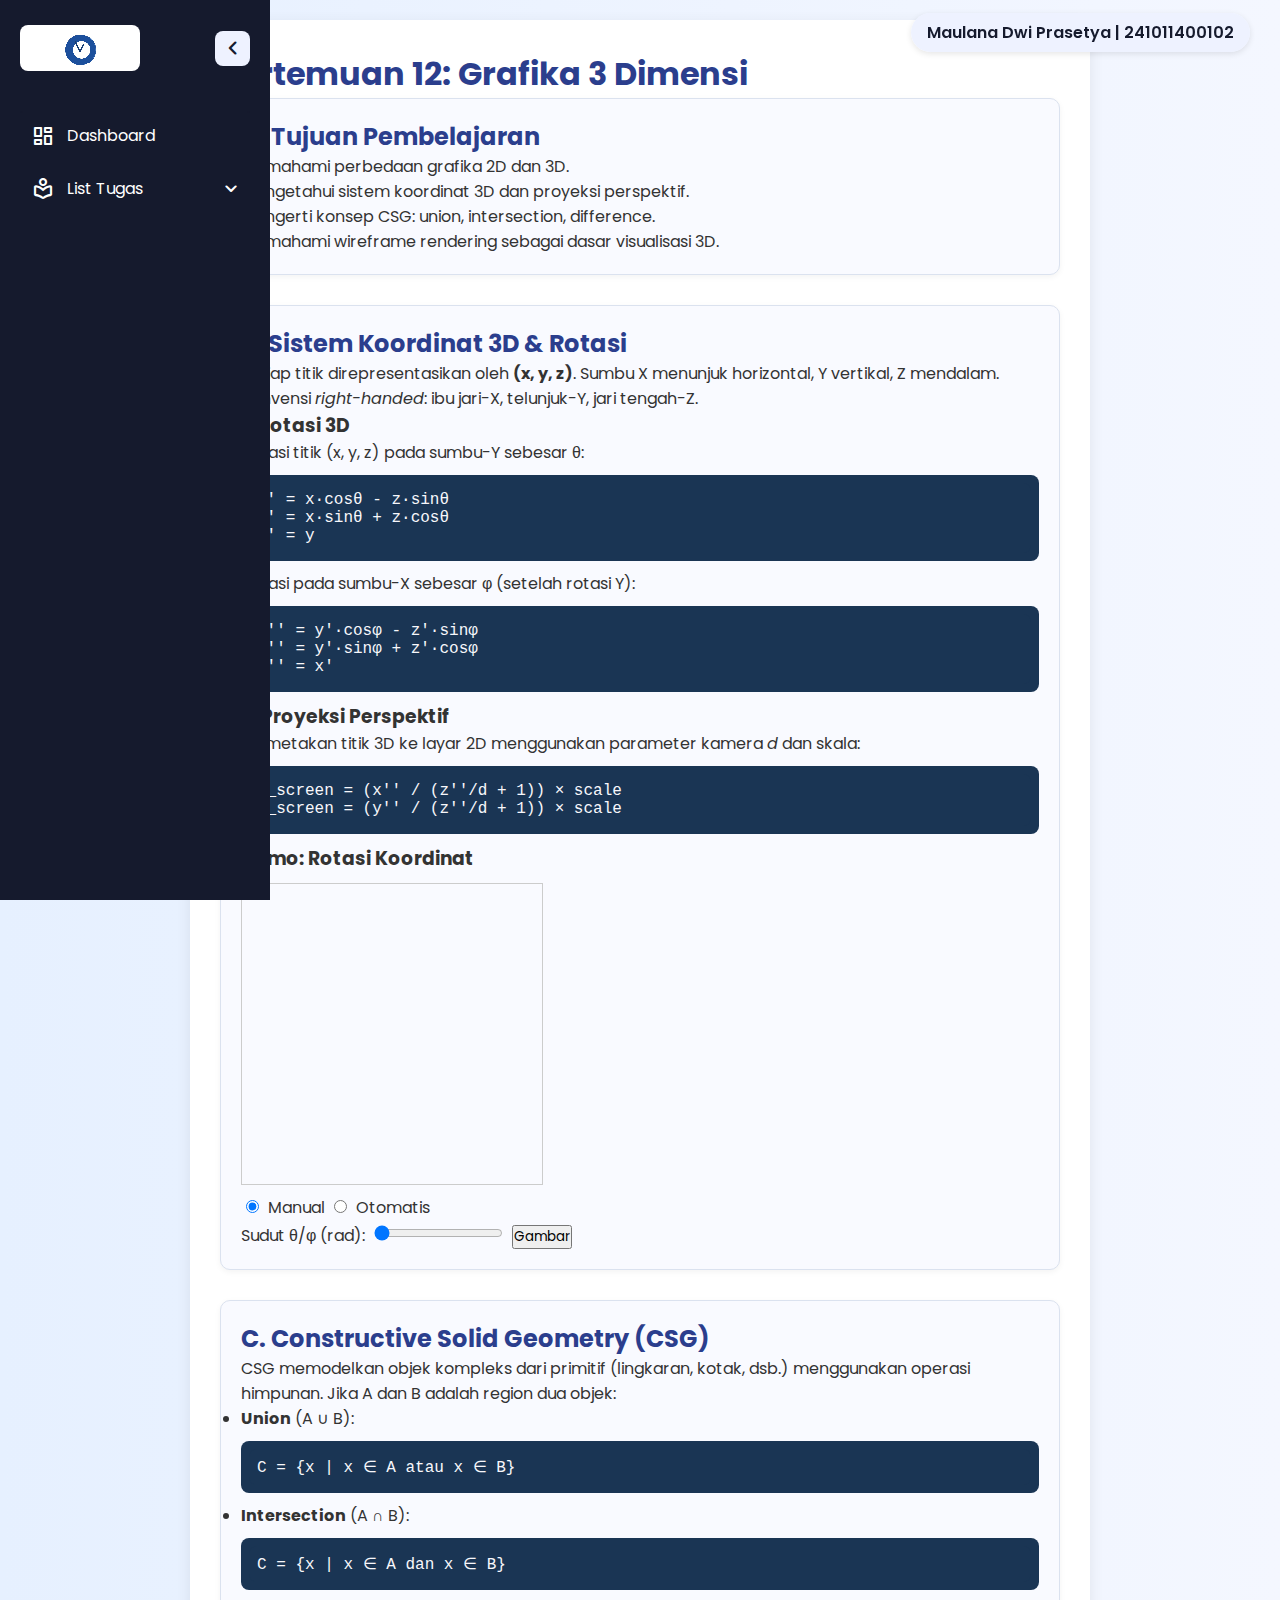
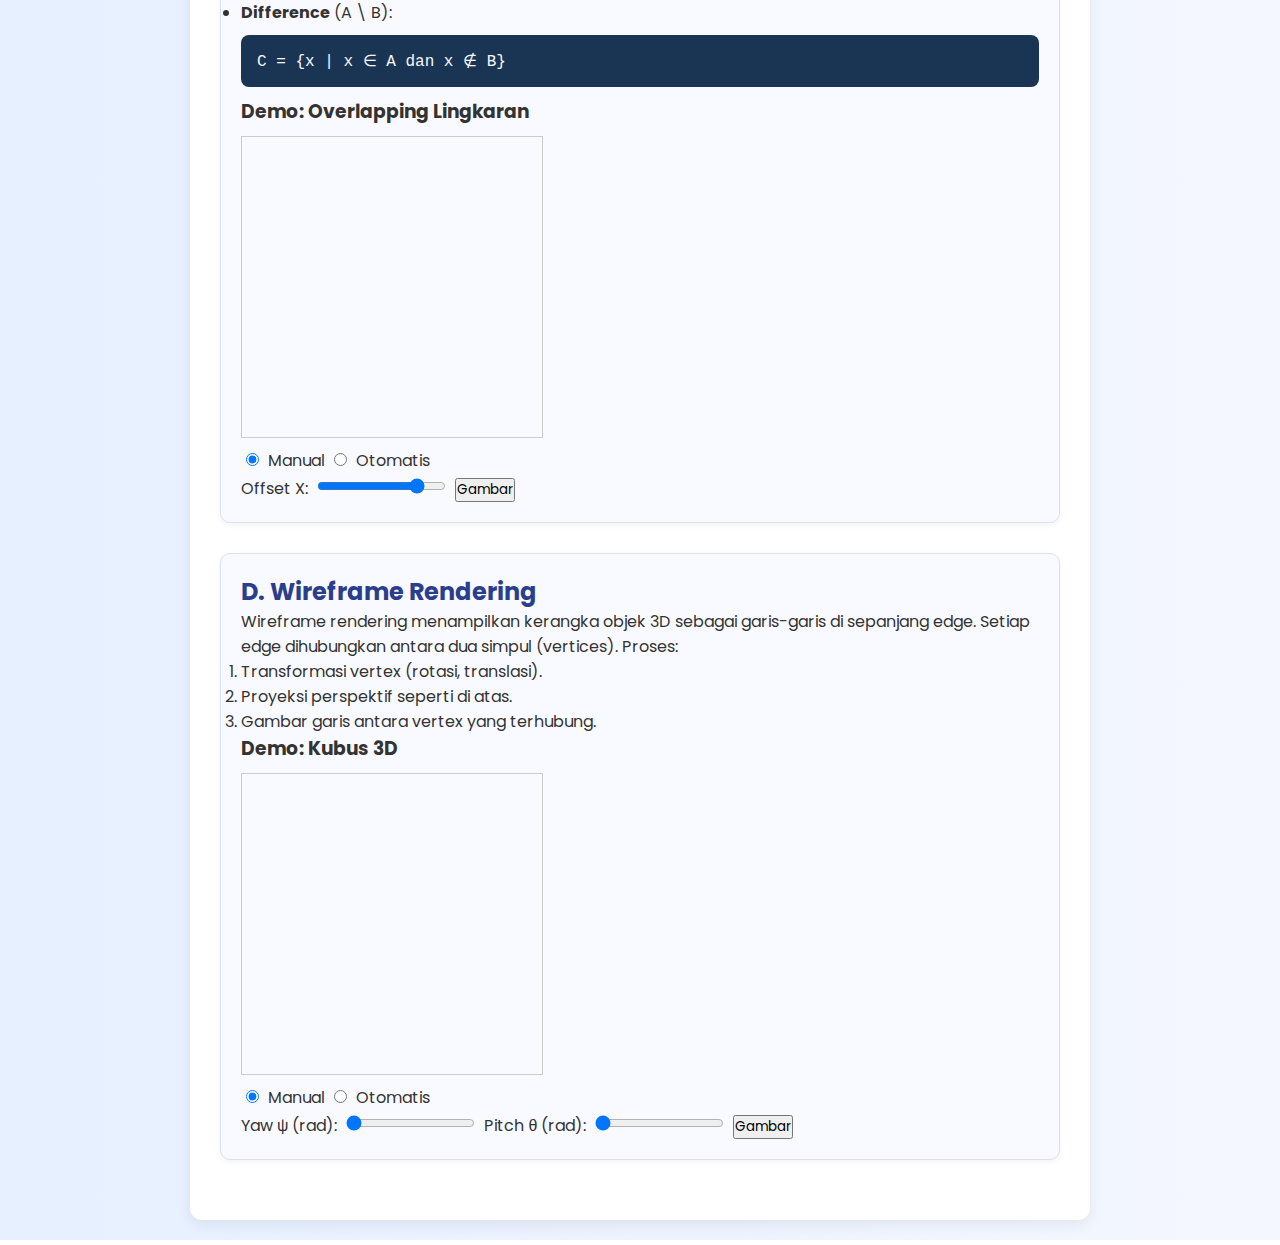
<file: listPert/pert12/index.html>
<!DOCTYPE html>
<html lang="id">
<head>
  <meta charset="UTF-8" />
  <meta name="viewport" content="width=device-width, initial-scale=1.0"/>
  <title>Pertemuan 12: Grafika 3 Dimensi</title>
  <link rel="stylesheet" href="/style.css">
  <link rel="stylesheet" href="https://fonts.googleapis.com/css2?family=Material+Symbols+Rounded" />
</head>
<body>
  <button class="sidebar-menu-button">
    <span class="material-symbols-rounded">menu</span>
  </button>
  <aside class="sidebar">
    <!-- ... header logo, toggler, nav ... -->
    <header class="sidebar-header">
      <a href="#" class="header-logo">
        <video autoplay loop muted playsinline class="logo-video-square">
          <source src="/assets/src/logo.mp4" type="video/mp4">
        </video>
        <video autoplay loop muted playsinline class="logo-video-landscape">
          <source src="/assets/src/logo2.mp4" type="video/mp4">
        </video>
      </a>
      <button class="sidebar-toggler">
        <span class="material-symbols-rounded">chevron_left</span>
      </button>
    </header>
    <div class="page-header">
      <span class="user-name">Maulana Dwi Prasetya | 241011400102</span>
    </div>
    <nav class="sidebar-nav">
      <ul class="nav-list primary-nav">
        <li class="nav-item">
          <a href="/index.html" class="nav-link">
            <span class="material-symbols-rounded">dashboard</span>
            <span class="nav-label">Dashboard</span>
          </a>
          <ul class="dropdown-menu">
            <li class="nav-item"><a class="nav-link dropdown-title">Dashboard</a></li>
          </ul>
        </li>
        <li class="nav-item dropdown-container" id="auto-tugas-dropdown"></li>
      </ul>
    </nav>
  </aside>

  <div class="container">
    <h1>Pertemuan 12: Grafika 3 Dimensi</h1>

    <!-- Card A: Tujuan Pembelajaran -->
    <div class="card">
      <h2>A. Tujuan Pembelajaran</h2>
      <ul>
        <li>Memahami perbedaan grafika 2D dan 3D.</li>
        <li>Mengetahui sistem koordinat 3D dan proyeksi perspektif.</li>
        <li>Mengerti konsep CSG: union, intersection, difference.</li>
        <li>Memahami wireframe rendering sebagai dasar visualisasi 3D.</li>
      </ul>
    </div>

    <!-- Card B: Sistem Koordinat 3D -->
    <div class="card">
      <h2>B. Sistem Koordinat 3D & Rotasi</h2>
      <p>Setiap titik direpresentasikan oleh <strong>(x, y, z)</strong>. Sumbu X menunjuk horizontal, Y vertikal, Z mendalam. Konvensi <em>right-handed</em>: ibu jari-X, telunjuk-Y, jari tengah-Z.</p>
      <h3>1. Rotasi 3D</h3>
      <p>Rotasi titik (x, y, z) pada sumbu-Y sebesar θ:</p>
      <pre><code>x' = x·cosθ - z·sinθ<br>z' = x·sinθ + z·cosθ<br>y' = y</code></pre>
      <p>Rotasi pada sumbu-X sebesar φ (setelah rotasi Y):</p>
      <pre><code>y'' = y'·cosφ - z'·sinφ<br>z'' = y'·sinφ + z'·cosφ<br>x'' = x'</code></pre>
      <h3>2. Proyeksi Perspektif</h3>
      <p>Memetakan titik 3D ke layar 2D menggunakan parameter kamera <em>d</em> dan skala:</p>
      <pre><code>x_screen = (x'' / (z''/d + 1)) × scale<br>y_screen = (y'' / (z''/d + 1)) × scale</code></pre>
      <h3>Demo: Rotasi Koordinat</h3>
      <canvas id="coordCanvas" width="300" height="300" style="border:1px solid #ccc; margin:10px 0; display:block;"></canvas>
      <div class="mode-toggle">
        <label><input type="radio" name="coordMode" value="manual" checked> Manual</label>
        <label><input type="radio" name="coordMode" value="auto"> Otomatis</label>
      </div>
      <div id="coordControls">
        <label>Sudut θ/φ (rad): <input id="coordAngleInput" type="range" min="0" max="6.283" step="0.01" value="0"></label>
        <button onclick="drawCoordManual()">Gambar</button>
      </div>
      <button id="coordStartBtn" onclick="startCoord()" style="display:none; margin-top:5px;">Mulai Rotasi</button>
    </div>

    <!-- Card C: Constructive Solid Geometry -->
    <div class="card">
      <h2>C. Constructive Solid Geometry (CSG)</h2>
      <p>CSG memodelkan objek kompleks dari primitif (lingkaran, kotak, dsb.) menggunakan operasi himpunan. Jika A dan B adalah region dua objek:</p>
      <ul>
        <li><strong>Union</strong> (A ∪ B): <pre><code>C = {x | x ∈ A atau x ∈ B}</code></pre></li>
        <li><strong>Intersection</strong> (A ∩ B): <pre><code>C = {x | x ∈ A dan x ∈ B}</code></pre></li>
        <li><strong>Difference</strong> (A \ B): <pre><code>C = {x | x ∈ A dan x ∉ B}</code></pre></li>
      </ul>
      <h3>Demo: Overlapping Lingkaran</h3>
      <canvas id="csgCanvas" width="300" height="300" style="border:1px solid #ccc; margin:10px 0; display:block;"></canvas>
      <div class="mode-toggle">
        <label><input type="radio" name="csgMode" value="manual" checked> Manual</label>
        <label><input type="radio" name="csgMode" value="auto"> Otomatis</label>
      </div>
      <div id="csgControls">
        <label>Offset X: <input id="csgOffsetInput" type="range" min="-80" max="80" step="1" value="50"></label>
        <button onclick="drawCSGManual()">Gambar</button>
      </div>
      <button id="csgStartBtn" onclick="startCSG()" style="display:none; margin-top:5px;">Mulai Animasi</button>
    </div>

    <!-- Card D: Wireframe Rendering -->
    <div class="card">
      <h2>D. Wireframe Rendering</h2>
      <p>Wireframe rendering menampilkan kerangka objek 3D sebagai garis-garis di sepanjang edge. Setiap edge dihubungkan antara dua simpul (vertices). Proses:</p>
      <ol>
        <li>Transformasi vertex (rotasi, translasi).</li>
        <li>Proyeksi perspektif seperti di atas.</li>
        <li>Gambar garis antara vertex yang terhubung.</li>
      </ol>
      <h3>Demo: Kubus 3D</h3>
      <canvas id="cubeCanvas" width="300" height="300" style="border:1px solid #ccc; margin:10px 0; display:block;"></canvas>
      <div class="mode-toggle">
        <label><input type="radio" name="cubeMode" value="manual" checked> Manual</label>
        <label><input type="radio" name="cubeMode" value="auto"> Otomatis</label>
      </div>
      <div id="cubeControls">
        <label>Yaw ψ (rad): <input id="cubeYawInput" type="range" min="0" max="6.283" step="0.01" value="0"></label>
        <label>Pitch θ (rad): <input id="cubePitchInput" type="range" min="0" max="6.283" step="0.01" value="0"></label>
        <button onclick="drawCubeManual()">Gambar</button>
      </div>
      <button id="cubeStartBtn" onclick="startCube()" style="display:none; margin-top:5px;">Mulai Animasi</button>
    </div>

  </div>

  <script>
    // Mode toggles
    document.querySelectorAll('input[name="coordMode"]').forEach(r=> r.addEventListener('change', ()=>{
      if(document.querySelector('input[name="coordMode"]:checked').value==='manual'){
        coordAnim=false;
        document.getElementById('coordControls').style.display='block';
        document.getElementById('coordStartBtn').style.display='none';
      } else {
        document.getElementById('coordControls').style.display='none';
        document.getElementById('coordStartBtn').style.display='inline-block';
      }
    }));
    document.querySelectorAll('input[name="csgMode"]').forEach(r=> r.addEventListener('change', ()=>{
      if(document.querySelector('input[name="csgMode"]:checked').value==='manual'){
        csgAnim=false;
        document.getElementById('csgControls').style.display='block';
        document.getElementById('csgStartBtn').style.display='none';
      } else {
        document.getElementById('csgControls').style.display='none';
        document.getElementById('csgStartBtn').style.display='inline-block';
      }
    }));
    document.querySelectorAll('input[name="cubeMode"]').forEach(r=> r.addEventListener('change', ()=>{
      if(document.querySelector('input[name="cubeMode"]:checked').value==='manual'){
        cubeAnim=false;
        document.getElementById('cubeControls').style.display='block';
        document.getElementById('cubeStartBtn').style.display='none';
      } else {
        document.getElementById('cubeControls').style.display='none';
        document.getElementById('cubeStartBtn').style.display='inline-block';
      }
    }));

    // ====== Coord Demo ======
    const coordCanvas = document.getElementById('coordCanvas');
    const coordCtx = coordCanvas.getContext('2d');
    let coordAngle = 0, coordAnim = false;
    function drawCoordManual() {
      coordAngle = parseFloat(document.getElementById('coordAngleInput').value);
      drawCoordFrame();
    }
    function startCoord() { if(!coordAnim){ coordAnim=true; animateCoord(); }}
    function animateCoord() { if(!coordAnim) return; coordAngle += 0.02; drawCoordFrame(); requestAnimationFrame(animateCoord);}    
    function drawCoordFrame(){
      coordCtx.clearRect(0,0,coordCanvas.width,coordCanvas.height);
      const cosA = Math.cos(coordAngle), sinA = Math.sin(coordAngle);
      const axes = [{vec:[1,0,0],color:'red'}, {vec:[0,1,0],color:'green'}, {vec:[0,0,1],color:'blue'}];
      axes.forEach(a=>{
        let [x,y,z]=a.vec;
        let x1=x*cosA - z*sinA, z1=x*sinA + z*cosA;
        let y1=y*cosA - z1*sinA, z2=y*sinA + z1*cosA;
        const d=3, scale=100;
        const px=x1/(z2/d+1)*scale+coordCanvas.width/2;
        const py=y1/(z2/d+1)*scale+coordCanvas.height/2;
        coordCtx.strokeStyle=a.color; coordCtx.lineWidth=3;
        coordCtx.beginPath(); coordCtx.moveTo(coordCanvas.width/2,coordCanvas.height/2); coordCtx.lineTo(px,py); coordCtx.stroke();
      });
    }

    // ====== CSG Demo ======
    const csgCanvas = document.getElementById('csgCanvas');
    const csgCtx = csgCanvas.getContext('2d');
    let csgOffset=50, csgAnim=false;
    function drawCSGManual(){ csgOffset = parseInt(document.getElementById('csgOffsetInput').value); drawCSGFrame(); }
    function startCSG(){ if(!csgAnim){ csgAnim=true; animateCSG(); }}
    function animateCSG(){ if(!csgAnim) return; csgOffset = 50 + 50*Math.sin(Date.now()/500); drawCSGFrame(); requestAnimationFrame(animateCSG);}    
    function drawCSGFrame(){
      csgCtx.clearRect(0,0,csgCanvas.width,csgCanvas.height);
      csgCtx.fillStyle='rgba(255,0,0,0.5)'; csgCtx.beginPath(); csgCtx.arc(150,150,80,0,2*Math.PI); csgCtx.fill();
      csgCtx.fillStyle='rgba(0,0,255,0.5)'; csgCtx.beginPath(); csgCtx.arc(150+csgOffset,150,80,0,2*Math.PI); csgCtx.fill();
    }

    // ====== Wireframe Cube ======
    const cubeCanvas = document.getElementById('cubeCanvas');
    const cubeCtx = cubeCanvas.getContext('2d');
    let cubeAnim=false;
    const verts=[[ -1,-1,-1],[1,-1,-1],[1,1,-1],[-1,1,-1],[-1,-1,1],[1,-1,1],[1,1,1],[-1,1,1]];
    const edges=[[0,1],[1,2],[2,3],[3,0],[4,5],[5,6],[6,7],[7,4],[0,4],[1,5],[2,6],[3,7]];
    function drawCubeManual(){
      const yaw=parseFloat(document.getElementById('cubeYawInput').value);
      const pitch=parseFloat(document.getElementById('cubePitchInput').value);
      drawCubeFrame(yaw,pitch);
    }
    function startCube(){ if(!cubeAnim){ cubeAnim=true; animateCube(); }}
    function animateCube(){ if(!cubeAnim) return; const t=Date.now()/1000; drawCubeFrame(t, t/2); requestAnimationFrame(animateCube);}    
    function project(v){ const [x,y,z]=v, d=3, scale=100; return { x:x/(z/d+1)*scale+cubeCanvas.width/2, y:y/(z/d+1)*scale+cubeCanvas.height/2 }; }
    function drawCubeFrame(yaw,pitch){
      cubeCtx.clearRect(0,0,cubeCanvas.width,cubeCanvas.height);
      const cY=Math.cos(yaw), sY=Math.sin(yaw);
      const cX=Math.cos(pitch), sX=Math.sin(pitch);
      const pts=verts.map(([x,y,z])=>{
        let x1=x*cY - z*sY, z1=x*sY + z*cY;
        let y1=y*cX - z1*sX, z2=y*sX + z1*cX;
        return project([x1,y1,z2]);
      });
      cubeCtx.strokeStyle='#2b3e8d'; cubeCtx.lineWidth=2;
      edges.forEach(([i,j])=>{
        cubeCtx.beginPath(); cubeCtx.moveTo(pts[i].x,pts[i].y); cubeCtx.lineTo(pts[j].x,pts[j].y); cubeCtx.stroke();
      });
    }
  </script>
  <script src="/script.js"></script>
  <script>
    generateSidebarListTugas();
    attachSidebarEvents();
  </script>
</body>
</html>
</file>
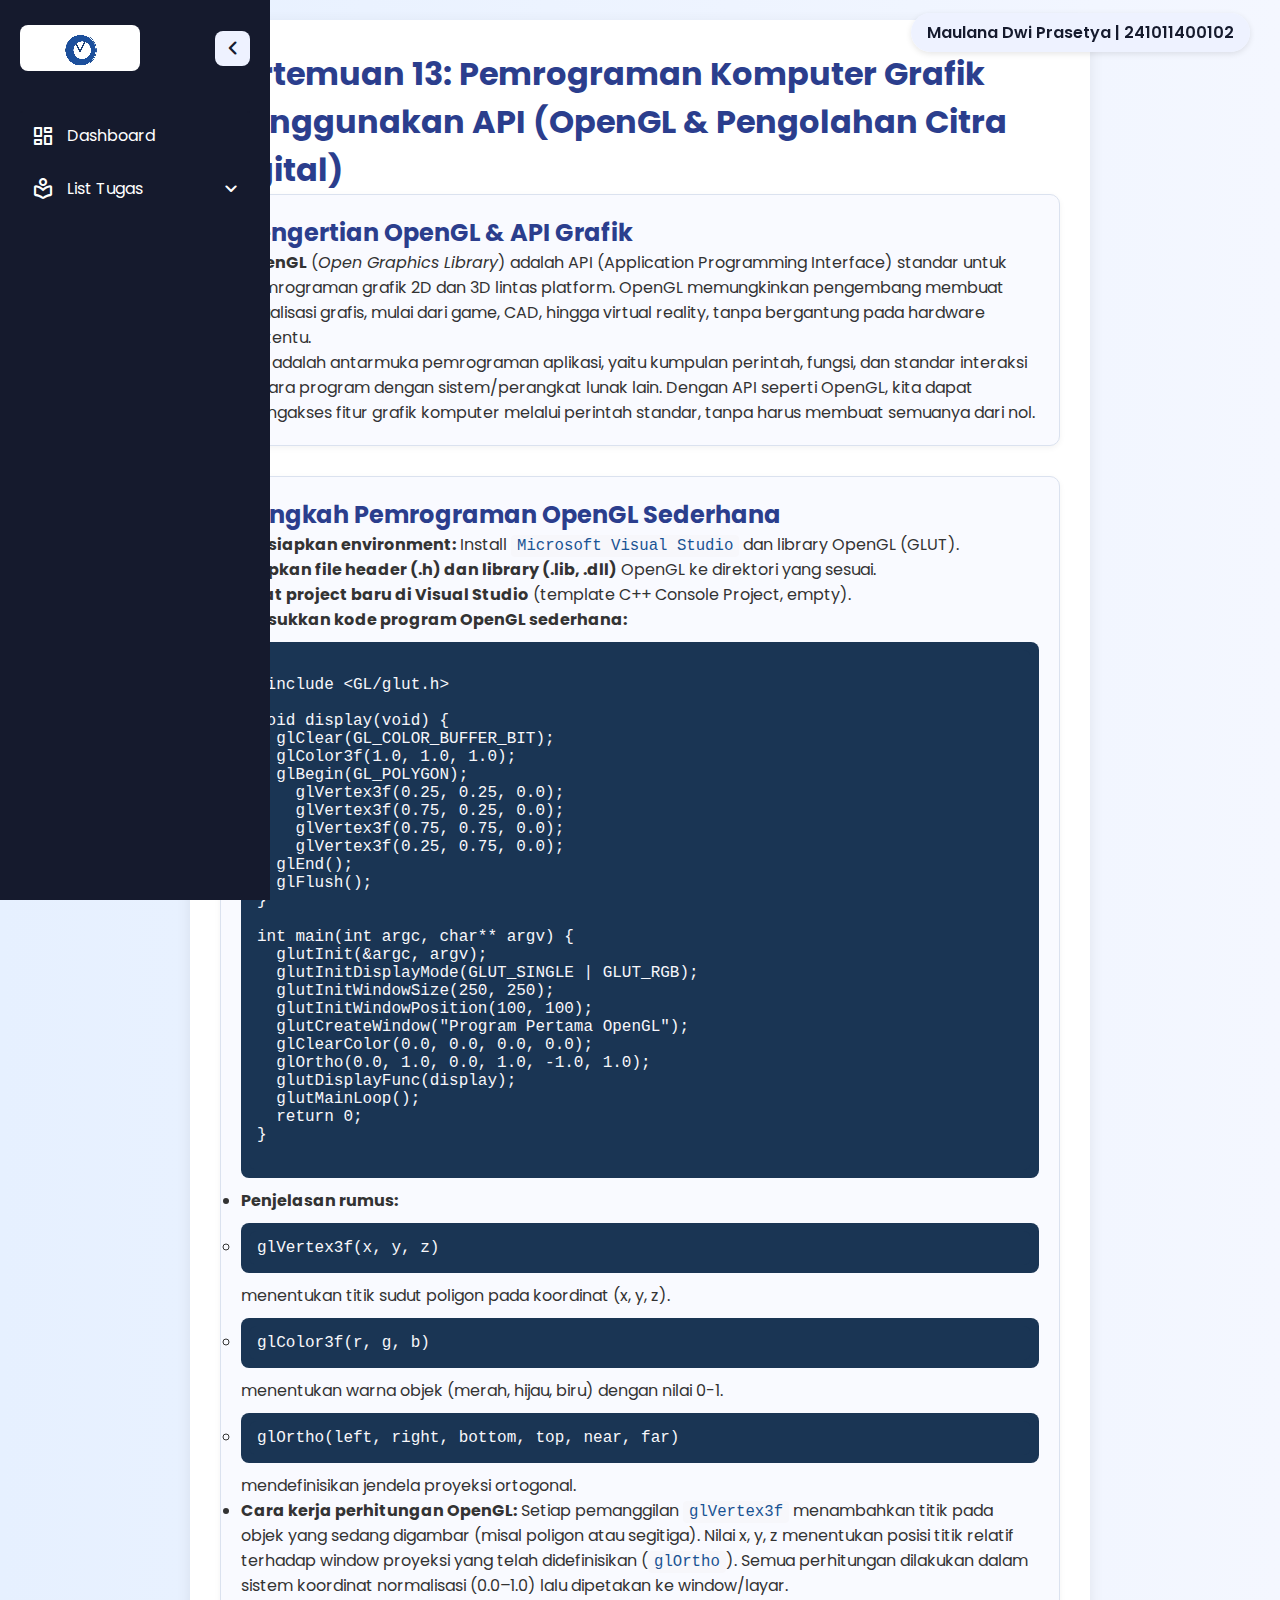
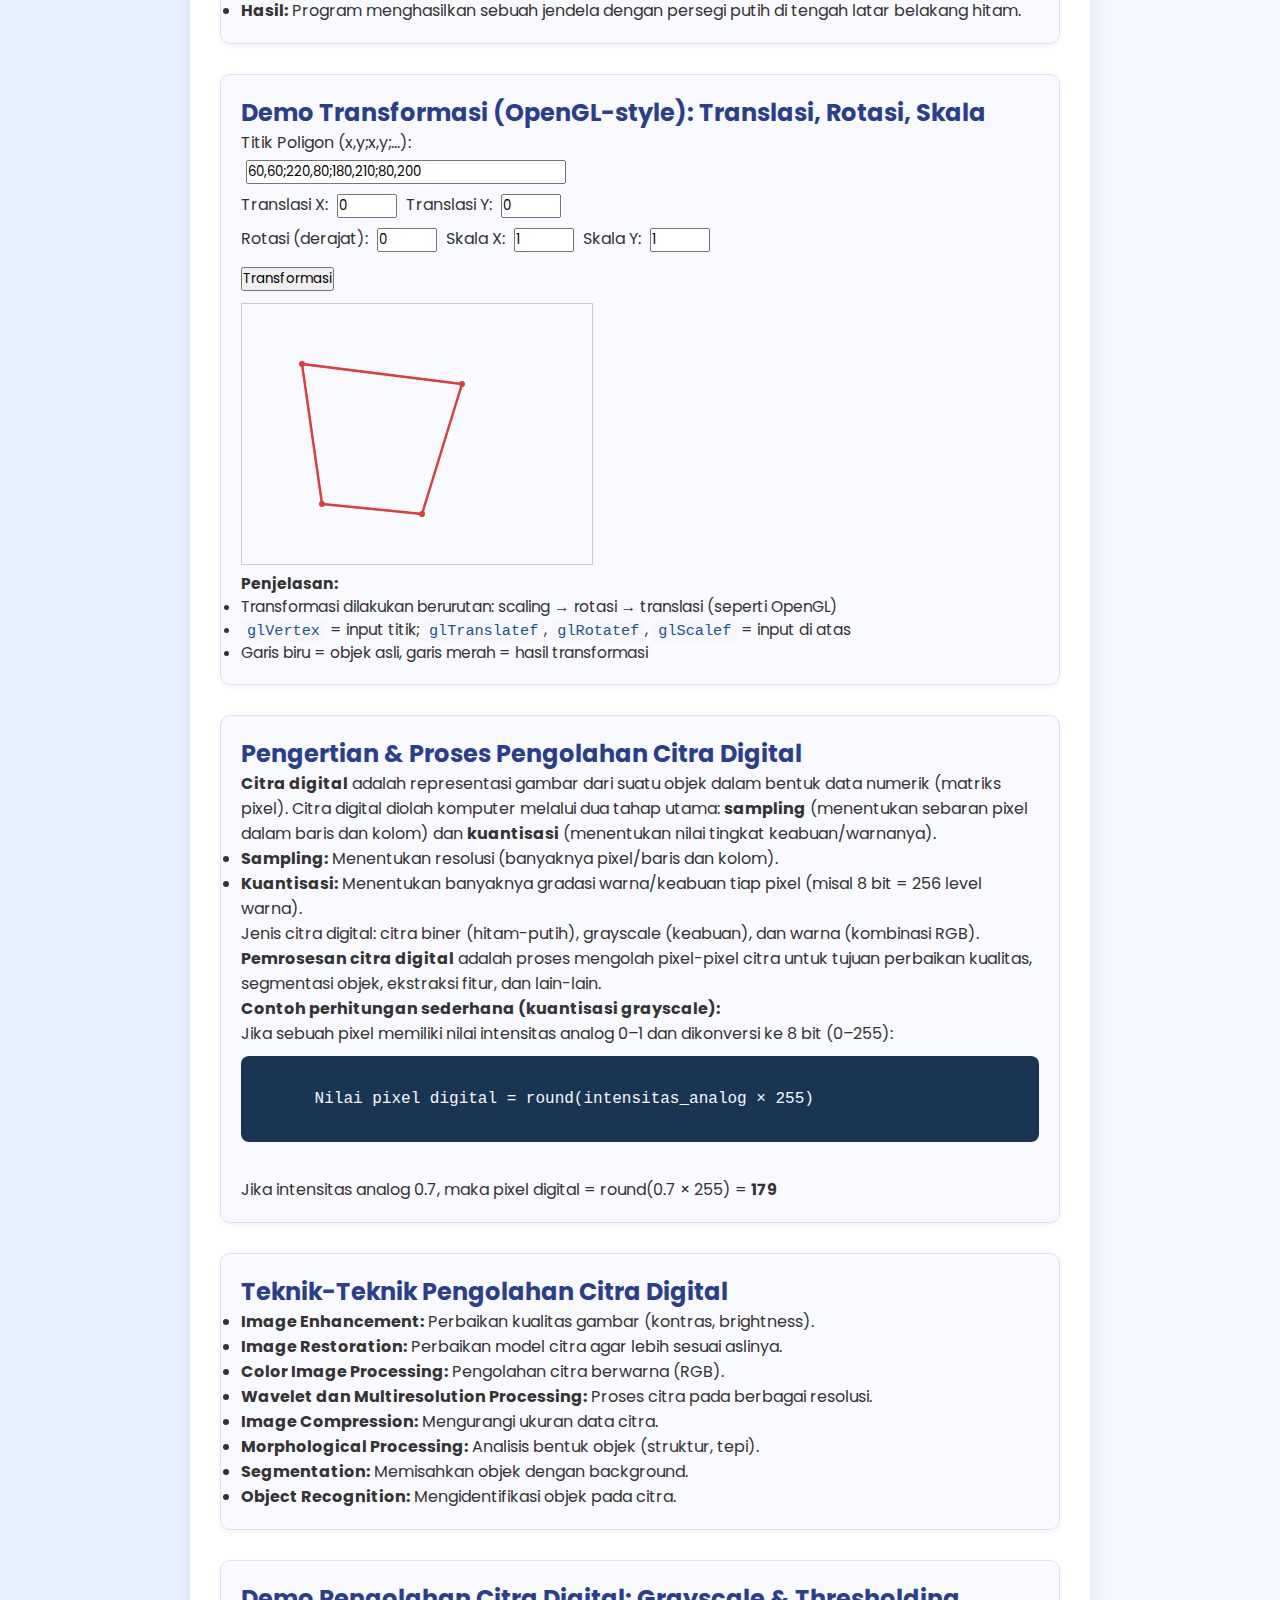
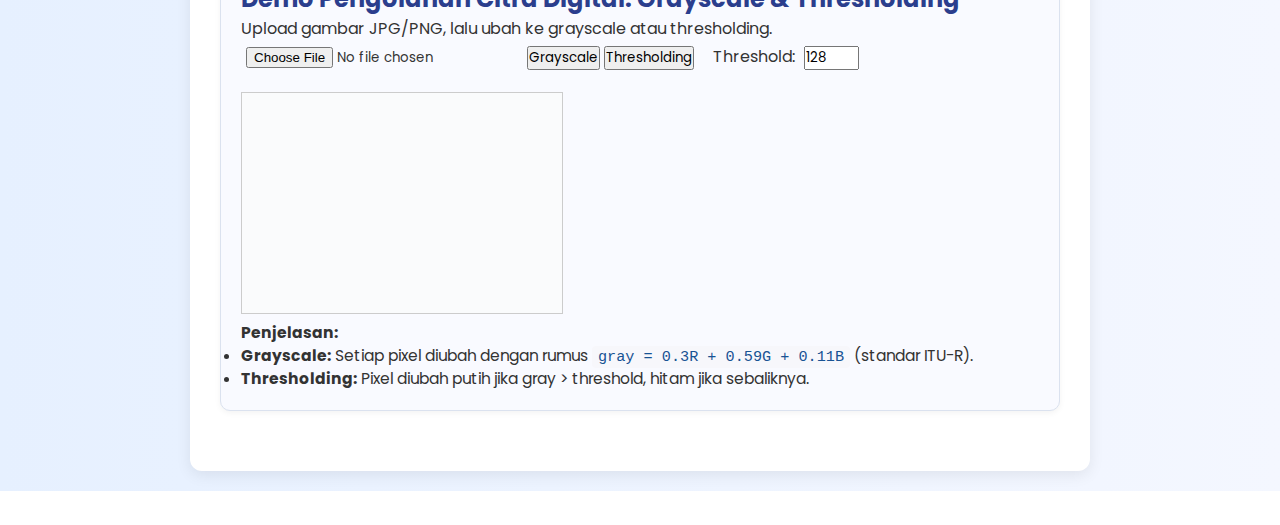
<file: listPert/pert13/index.html>
<!DOCTYPE html>
<html lang="id">
<head>
  <meta charset="UTF-8" />
  <meta name="viewport" content="width=device-width, initial-scale=1.0"/>
  <title>Pertemuan 12: Grafika 3 Dimensi</title>
  <link rel="stylesheet" href="/style.css">
  <link rel="stylesheet" href="https://fonts.googleapis.com/css2?family=Material+Symbols+Rounded" />
</head>
<body>
  <button class="sidebar-menu-button">
    <span class="material-symbols-rounded">menu</span>
  </button>
  <aside class="sidebar">
    <!-- ... header logo, toggler, nav ... -->
    <header class="sidebar-header">
      <a href="#" class="header-logo">
        <video autoplay loop muted playsinline class="logo-video-square">
          <source src="/assets/src/logo.mp4" type="video/mp4">
        </video>
        <video autoplay loop muted playsinline class="logo-video-landscape">
          <source src="/assets/src/logo2.mp4" type="video/mp4">
        </video>
      </a>
      <button class="sidebar-toggler">
        <span class="material-symbols-rounded">chevron_left</span>
      </button>
    </header>
    <div class="page-header">
      <span class="user-name">Maulana Dwi Prasetya | 241011400102</span>
    </div>
    <nav class="sidebar-nav">
      <ul class="nav-list primary-nav">
        <li class="nav-item">
          <a href="/index.html" class="nav-link">
            <span class="material-symbols-rounded">dashboard</span>
            <span class="nav-label">Dashboard</span>
          </a>
          <ul class="dropdown-menu">
            <li class="nav-item"><a class="nav-link dropdown-title">Dashboard</a></li>
          </ul>
        </li>
        <li class="nav-item dropdown-container" id="auto-tugas-dropdown"></li>
      </ul>
    </nav>
  </aside>

  <div class="container">
    <h1>Pertemuan 13: Pemrograman Komputer Grafik Menggunakan API (OpenGL & Pengolahan Citra Digital)</h1>

<div class="card">
  <h2>Pengertian OpenGL & API Grafik</h2>
  <p>
    <b>OpenGL</b> (<i>Open Graphics Library</i>) adalah API (Application Programming Interface) standar untuk pemrograman grafik 2D dan 3D lintas platform. OpenGL memungkinkan pengembang membuat visualisasi grafis, mulai dari game, CAD, hingga virtual reality, tanpa bergantung pada hardware tertentu. 
  </p>
  <p>
    <b>API</b> adalah antarmuka pemrograman aplikasi, yaitu kumpulan perintah, fungsi, dan standar interaksi antara program dengan sistem/perangkat lunak lain. Dengan API seperti OpenGL, kita dapat mengakses fitur grafik komputer melalui perintah standar, tanpa harus membuat semuanya dari nol.
  </p>
</div>

<div class="card">
  <h2>Langkah Pemrograman OpenGL Sederhana</h2>
  <ol>
    <li><b>Persiapkan environment:</b> Install <code>Microsoft Visual Studio</code> dan library OpenGL (GLUT).</li>
    <li><b>Siapkan file header (.h) dan library (.lib, .dll)</b> OpenGL ke direktori yang sesuai.</li>
    <li><b>Buat project baru di Visual Studio</b> (template C++ Console Project, empty).</li>
    <li><b>Masukkan kode program OpenGL sederhana:</b></li>
  </ol>
  <pre><code>
#include &lt;GL/glut.h&gt;

void display(void) {
  glClear(GL_COLOR_BUFFER_BIT);
  glColor3f(1.0, 1.0, 1.0);
  glBegin(GL_POLYGON);
    glVertex3f(0.25, 0.25, 0.0);
    glVertex3f(0.75, 0.25, 0.0);
    glVertex3f(0.75, 0.75, 0.0);
    glVertex3f(0.25, 0.75, 0.0);
  glEnd();
  glFlush();
}

int main(int argc, char** argv) {
  glutInit(&argc, argv);
  glutInitDisplayMode(GLUT_SINGLE | GLUT_RGB);
  glutInitWindowSize(250, 250);
  glutInitWindowPosition(100, 100);
  glutCreateWindow("Program Pertama OpenGL");
  glClearColor(0.0, 0.0, 0.0, 0.0);
  glOrtho(0.0, 1.0, 0.0, 1.0, -1.0, 1.0);
  glutDisplayFunc(display);
  glutMainLoop();
  return 0;
}
  </code></pre>
  <ul>
    <li><b>Penjelasan rumus:</b> 
      <ul>
        <li><pre><code>glVertex3f(x, y, z)</code></pre> menentukan titik sudut poligon pada koordinat (x, y, z).</li>
        <li><pre><code>glColor3f(r, g, b)</code></pre> menentukan warna objek (merah, hijau, biru) dengan nilai 0-1.</li>
        <li><pre><code>glOrtho(left, right, bottom, top, near, far)</code></pre> mendefinisikan jendela proyeksi ortogonal.</li>
      </ul>
    </li>
    <li>
      <b>Cara kerja perhitungan OpenGL:</b>  
      Setiap pemanggilan <code>glVertex3f</code> menambahkan titik pada objek yang sedang digambar (misal poligon atau segitiga). Nilai x, y, z menentukan posisi titik relatif terhadap window proyeksi yang telah didefinisikan (<code>glOrtho</code>). Semua perhitungan dilakukan dalam sistem koordinat normalisasi (0.0–1.0) lalu dipetakan ke window/layar.
    </li>
    <li>
      <b>Hasil:</b> Program menghasilkan sebuah jendela dengan persegi putih di tengah latar belakang hitam.
    </li>
  </ul>
</div>

<div class="card">
  <h2>Demo Transformasi (OpenGL-style): Translasi, Rotasi, Skala</h2>
  <form onsubmit="event.preventDefault(); transformasiPoligonAPI();">
    <label>Titik Poligon (x,y;x,y;...):<br>
      <input type="text" id="inputVertexT" value="60,60;220,80;180,210;80,200" style="width:320px;max-width:100%;">
    </label><br>
    <label>Translasi X: <input type="number" id="tTransX" value="0" style="width:60px;"></label>
    <label>Translasi Y: <input type="number" id="tTransY" value="0" style="width:60px;"></label><br>
    <label>Rotasi (derajat): <input type="number" id="tRot" value="0" style="width:60px;"></label>
    <label>Skala X: <input type="number" id="tScaleX" value="1" step="0.1" style="width:60px;"></label>
    <label>Skala Y: <input type="number" id="tScaleY" value="1" step="0.1" style="width:60px;"></label><br>
    <button type="submit" style="margin-top:10px;">Transformasi</button>
  </form>
  <canvas id="canvasTrans" width="350" height="260" style="margin-top:12px;display:block;"></canvas>
  <div style="font-size:0.97em;margin-top:7px;">
    <b>Penjelasan:</b> 
    <ul>
      <li>Transformasi dilakukan berurutan: scaling → rotasi → translasi (seperti OpenGL)</li>
      <li><code>glVertex</code> = input titik; <code>glTranslatef</code>, <code>glRotatef</code>, <code>glScalef</code> = input di atas</li>
      <li>Garis biru = objek asli, garis merah = hasil transformasi</li>
    </ul>
  </div>
</div>



<div class="card">
  <h2>Pengertian & Proses Pengolahan Citra Digital</h2>
  <p>
    <b>Citra digital</b> adalah representasi gambar dari suatu objek dalam bentuk data numerik (matriks pixel). Citra digital diolah komputer melalui dua tahap utama: <b>sampling</b> (menentukan sebaran pixel dalam baris dan kolom) dan <b>kuantisasi</b> (menentukan nilai tingkat keabuan/warnanya).
  </p>
  <ul>
    <li><b>Sampling:</b> Menentukan resolusi (banyaknya pixel/baris dan kolom).</li>
    <li><b>Kuantisasi:</b> Menentukan banyaknya gradasi warna/keabuan tiap pixel (misal 8 bit = 256 level warna).</li>
  </ul>
  <p>
    Jenis citra digital: citra biner (hitam-putih), grayscale (keabuan), dan warna (kombinasi RGB).
  </p>
  <p>
    <b>Pemrosesan citra digital</b> adalah proses mengolah pixel-pixel citra untuk tujuan perbaikan kualitas, segmentasi objek, ekstraksi fitur, dan lain-lain.
  </p>
  <p>
    <b>Contoh perhitungan sederhana (kuantisasi grayscale):</b><br>
    Jika sebuah pixel memiliki nilai intensitas analog 0–1 dan dikonversi ke 8 bit (0–255):<br>
    <pre><code>
      Nilai pixel digital = round(intensitas_analog × 255)
    </code></pre><br>
    Jika intensitas analog 0.7, maka pixel digital = round(0.7 × 255) = <b>179</b>
  </p>
</div>

<div class="card">
  <h2>Teknik-Teknik Pengolahan Citra Digital</h2>
  <ul>
    <li><b>Image Enhancement:</b> Perbaikan kualitas gambar (kontras, brightness).</li>
    <li><b>Image Restoration:</b> Perbaikan model citra agar lebih sesuai aslinya.</li>
    <li><b>Color Image Processing:</b> Pengolahan citra berwarna (RGB).</li>
    <li><b>Wavelet dan Multiresolution Processing:</b> Proses citra pada berbagai resolusi.</li>
    <li><b>Image Compression:</b> Mengurangi ukuran data citra.</li>
    <li><b>Morphological Processing:</b> Analisis bentuk objek (struktur, tepi).</li>
    <li><b>Segmentation:</b> Memisahkan objek dengan background.</li>
    <li><b>Object Recognition:</b> Mengidentifikasi objek pada citra.</li>
  </ul>
</div>
<div class="card">
  <h2>Demo Pengolahan Citra Digital: Grayscale & Thresholding</h2>
  <p>Upload gambar JPG/PNG, lalu ubah ke grayscale atau thresholding.</p>
  <input type="file" id="imgInput" accept="image/*" style="margin-bottom:10px;">
  <button onclick="prosesCitra('gray')">Grayscale</button>
  <button onclick="prosesCitra('thres')">Thresholding</button>
  <label style="margin-left:15px;">Threshold: <input type="number" id="tThres" value="128" min="0" max="255" style="width:55px"></label>
  <canvas id="citraCanvas" width="320" height="220" style="margin-top:14px;display:block;background:#fafbfc"></canvas>
  <div style="font-size:0.97em;margin-top:7px;">
    <b>Penjelasan:</b>
    <ul>
      <li><b>Grayscale:</b> Setiap pixel diubah dengan rumus <code>gray = 0.3R + 0.59G + 0.11B</code> (standar ITU-R).</li>
      <li><b>Thresholding:</b> Pixel diubah putih jika gray &gt; threshold, hitam jika sebaliknya.</li>
    </ul>
  </div>
</div>



  </div>

<script>
function transformasiPoligonAPI() {
  const canvas = document.getElementById("canvasTrans");
  const ctx = canvas.getContext("2d");
  ctx.clearRect(0,0,canvas.width,canvas.height);

  const input = document.getElementById("inputVertexT").value;
  const tx = parseFloat(document.getElementById("tTransX").value);
  const ty = parseFloat(document.getElementById("tTransY").value);
  const rot = parseFloat(document.getElementById("tRot").value) * Math.PI/180;
  const sx = parseFloat(document.getElementById("tScaleX").value);
  const sy = parseFloat(document.getElementById("tScaleY").value);

  const points = input.split(";").map(pt=>pt.trim().split(",").map(Number)).filter(pt=>pt.length===2);

  if(points.length < 3) {
    alert("Minimal 3 titik untuk poligon!");
    return;
  }

  // Gambar poligon asli (biru)
  ctx.beginPath();
  ctx.moveTo(points[0][0], points[0][1]);
  for (let i=1; i<points.length; i++) ctx.lineTo(points[i][0], points[i][1]);
  ctx.closePath();
  ctx.strokeStyle = "#1976d2";
  ctx.lineWidth = 2;
  ctx.globalAlpha = 0.6;
  ctx.stroke();

  // Transformasi
  // Center of object (untuk pivot rotasi)
  const xc = points.reduce((s,p)=>s+p[0],0)/points.length;
  const yc = points.reduce((s,p)=>s+p[1],0)/points.length;
  const tPoints = points.map(([x,y])=>{
    // Geser ke pusat objek
    let xp = x - xc, yp = y - yc;
    // Skala
    xp *= sx; yp *= sy;
    // Rotasi
    const xr = xp * Math.cos(rot) - yp * Math.sin(rot);
    const yr = xp * Math.sin(rot) + yp * Math.cos(rot);
    // Geser kembali + translasi
    return [xr + xc + tx, yr + yc + ty];
  });

  // Gambar hasil transformasi (merah)
  ctx.beginPath();
  ctx.moveTo(tPoints[0][0], tPoints[0][1]);
  for (let i=1; i<tPoints.length; i++) ctx.lineTo(tPoints[i][0], tPoints[i][1]);
  ctx.closePath();
  ctx.strokeStyle = "#e53935";
  ctx.globalAlpha = 1;
  ctx.lineWidth = 2.3;
  ctx.stroke();

  // Titik-titik vertex
  tPoints.forEach(([x,y])=>{
    ctx.beginPath();
    ctx.arc(x, y, 3, 0, 2*Math.PI);
    ctx.fillStyle = "#e53935";
    ctx.fill();
  });
}
window.addEventListener('DOMContentLoaded', transformasiPoligonAPI);

////////////////////////////////

let loadedImg = null;

document.getElementById("imgInput").addEventListener("change", function(e){
  const file = e.target.files[0];
  if(!file) return;
  const img = new Image();
  img.onload = function(){
    loadedImg = img;
    const cvs = document.getElementById("citraCanvas");
    const ctx = cvs.getContext("2d");
    ctx.clearRect(0,0,cvs.width,cvs.height);
    // Center image
    let scale = Math.min(cvs.width/img.width, cvs.height/img.height);
    let x = (cvs.width-img.width*scale)/2;
    let y = (cvs.height-img.height*scale)/2;
    ctx.drawImage(img, x, y, img.width*scale, img.height*scale);
  };
  img.src = URL.createObjectURL(file);
});

function prosesCitra(mode){
  if(!loadedImg) return;
  const cvs = document.getElementById("citraCanvas");
  const ctx = cvs.getContext("2d");
  ctx.clearRect(0,0,cvs.width,cvs.height);
  let scale = Math.min(cvs.width/loadedImg.width, cvs.height/loadedImg.height);
  let x = (cvs.width-loadedImg.width*scale)/2;
  let y = (cvs.height-loadedImg.height*scale)/2;
  ctx.drawImage(loadedImg, x, y, loadedImg.width*scale, loadedImg.height*scale);
  let imgData = ctx.getImageData(x, y, loadedImg.width*scale, loadedImg.height*scale);
  let data = imgData.data;

  if(mode==="gray"||mode==="thres") {
    for(let i=0;i<data.length;i+=4) {
      let gray = 0.3*data[i] + 0.59*data[i+1] + 0.11*data[i+2];
      if(mode==="gray"){
        data[i]=data[i+1]=data[i+2]=gray;
      }else{
        let thres = parseInt(document.getElementById("tThres").value)||128;
        let v = gray>thres?255:0;
        data[i]=data[i+1]=data[i+2]=v;
      }
    }
    ctx.putImageData(imgData, x, y);
  }
}

</script>


  <script src="/script.js"></script>
  <script>
    generateSidebarListTugas();
    attachSidebarEvents();
  </script>
</body>
</html>
</file>
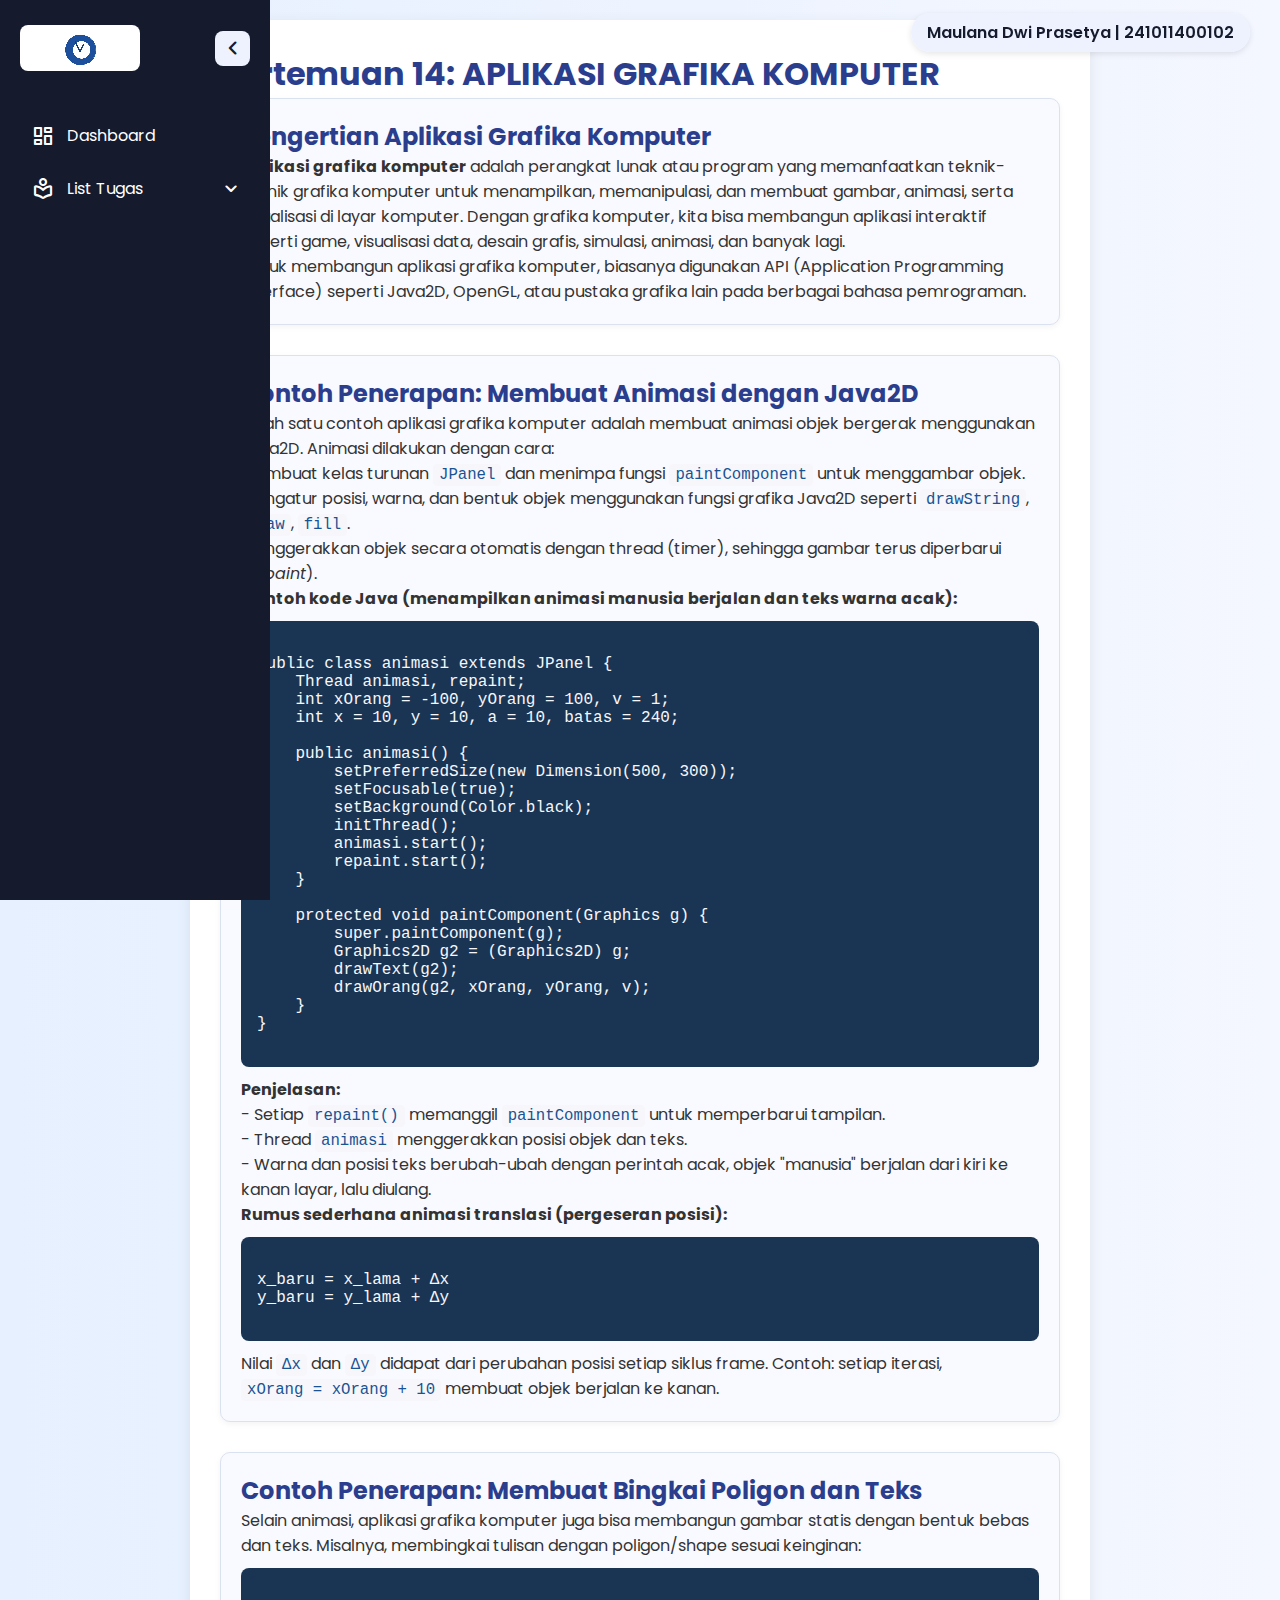
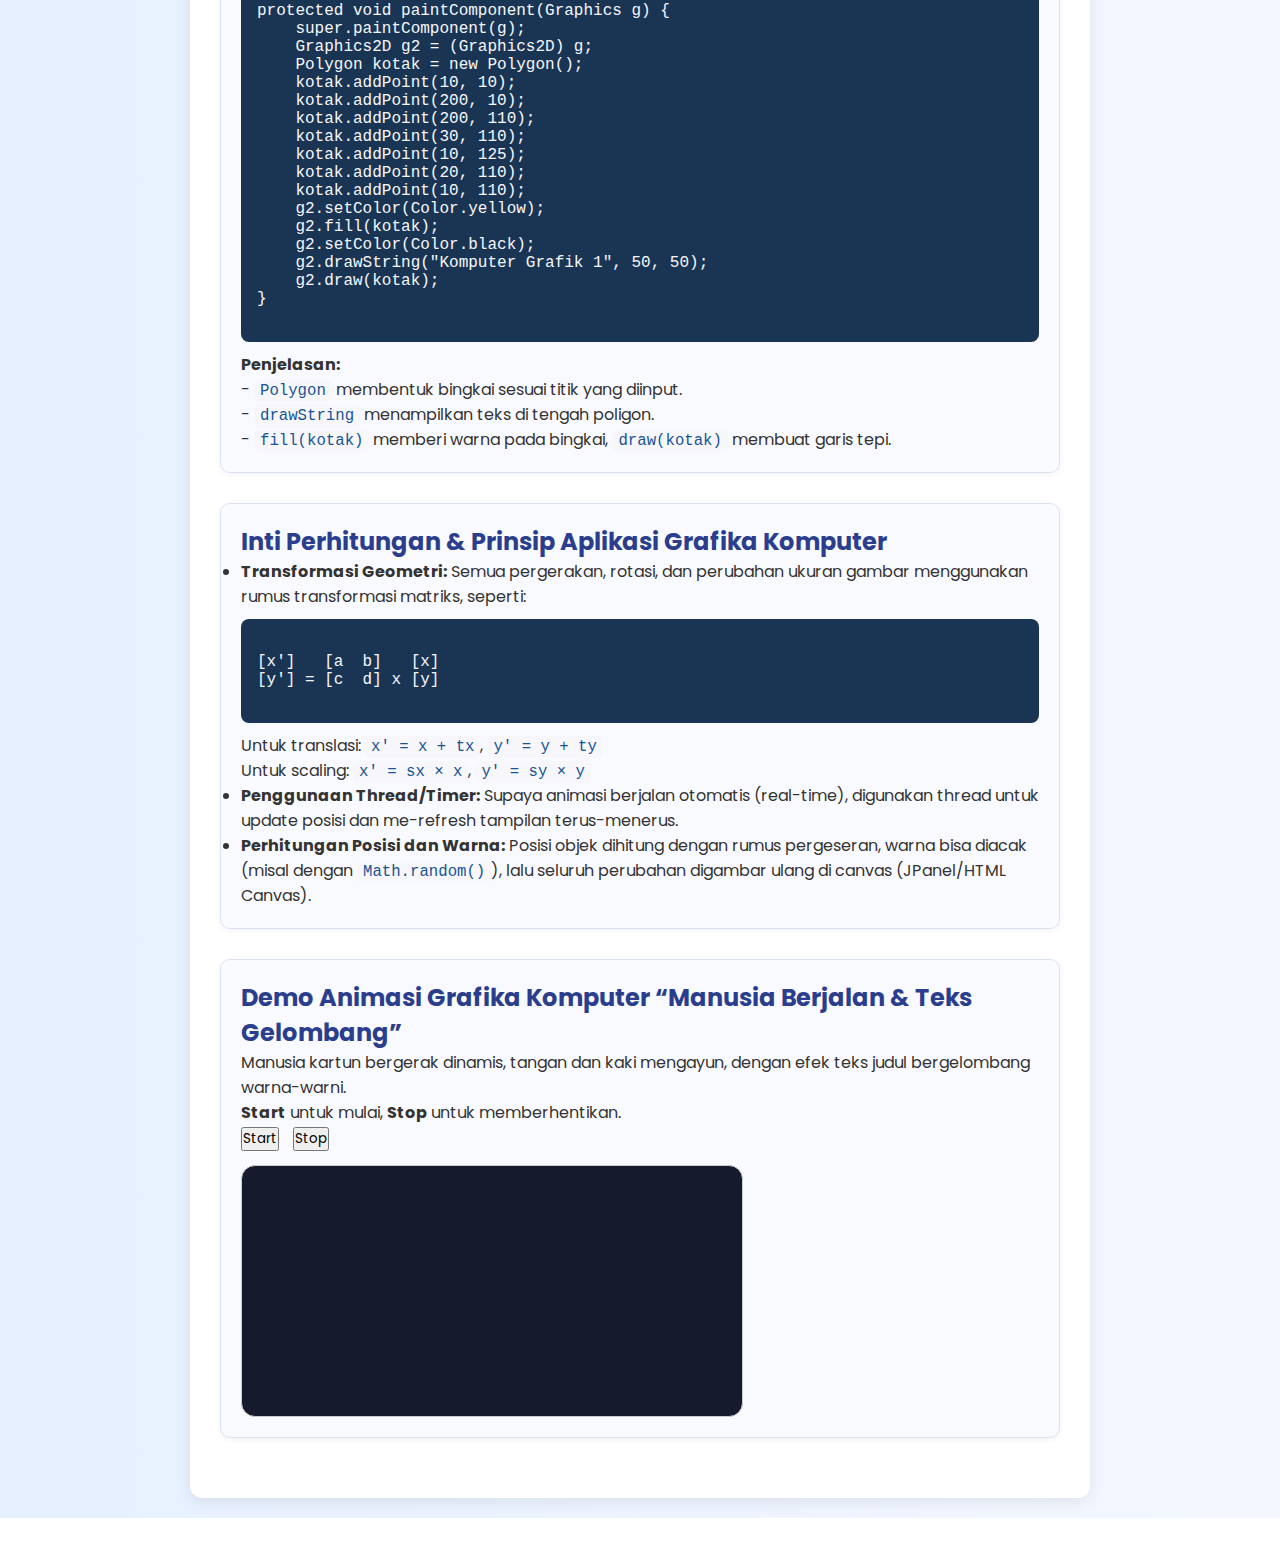
<file: listPert/pert14/index.html>
<!DOCTYPE html>
<html lang="id">
<head>
  <meta charset="UTF-8" />
  <meta name="viewport" content="width=device-width, initial-scale=1.0"/>
  <title>Pertemuan 12: Grafika 3 Dimensi</title>
  <link rel="stylesheet" href="/style.css">
  <link rel="stylesheet" href="https://fonts.googleapis.com/css2?family=Material+Symbols+Rounded" />
</head>
<body>
  <button class="sidebar-menu-button">
    <span class="material-symbols-rounded">menu</span>
  </button>
  <aside class="sidebar">
    <!-- ... header logo, toggler, nav ... -->
    <header class="sidebar-header">
      <a href="#" class="header-logo">
        <video autoplay loop muted playsinline class="logo-video-square">
          <source src="/assets/src/logo.mp4" type="video/mp4">
        </video>
        <video autoplay loop muted playsinline class="logo-video-landscape">
          <source src="/assets/src/logo2.mp4" type="video/mp4">
        </video>
      </a>
      <button class="sidebar-toggler">
        <span class="material-symbols-rounded">chevron_left</span>
      </button>
    </header>
    <div class="page-header">
      <span class="user-name">Maulana Dwi Prasetya | 241011400102</span>
    </div>
    <nav class="sidebar-nav">
      <ul class="nav-list primary-nav">
        <li class="nav-item">
          <a href="/index.html" class="nav-link">
            <span class="material-symbols-rounded">dashboard</span>
            <span class="nav-label">Dashboard</span>
          </a>
          <ul class="dropdown-menu">
            <li class="nav-item"><a class="nav-link dropdown-title">Dashboard</a></li>
          </ul>
        </li>
        <li class="nav-item dropdown-container" id="auto-tugas-dropdown"></li>
      </ul>
    </nav>
  </aside>

  <div class="container">
    <h1>Pertemuan 14: APLIKASI GRAFIKA KOMPUTER</h1>

<div class="card">
  <h2>Pengertian Aplikasi Grafika Komputer</h2>
  <p>
    <strong>Aplikasi grafika komputer</strong> adalah perangkat lunak atau program yang memanfaatkan teknik-teknik grafika komputer untuk menampilkan, memanipulasi, dan membuat gambar, animasi, serta visualisasi di layar komputer. Dengan grafika komputer, kita bisa membangun aplikasi interaktif seperti game, visualisasi data, desain grafis, simulasi, animasi, dan banyak lagi.
  </p>
  <p>
    Untuk membangun aplikasi grafika komputer, biasanya digunakan API (Application Programming Interface) seperti Java2D, OpenGL, atau pustaka grafika lain pada berbagai bahasa pemrograman.
  </p>
</div>

<div class="card">
  <h2>Contoh Penerapan: Membuat Animasi dengan Java2D</h2>
  <p>
    Salah satu contoh aplikasi grafika komputer adalah membuat animasi objek bergerak menggunakan Java2D. Animasi dilakukan dengan cara:
    <ul>
      <li>Membuat kelas turunan <code>JPanel</code> dan menimpa fungsi <code>paintComponent</code> untuk menggambar objek.</li>
      <li>Mengatur posisi, warna, dan bentuk objek menggunakan fungsi grafika Java2D seperti <code>drawString</code>, <code>draw</code>, <code>fill</code>.</li>
      <li>Menggerakkan objek secara otomatis dengan thread (timer), sehingga gambar terus diperbarui (<i>repaint</i>).</li>
    </ul>
  </p>
  <b>Contoh kode Java (menampilkan animasi manusia berjalan dan teks warna acak):</b>
  <pre><code>
public class animasi extends JPanel {
    Thread animasi, repaint;
    int xOrang = -100, yOrang = 100, v = 1;
    int x = 10, y = 10, a = 10, batas = 240;

    public animasi() {
        setPreferredSize(new Dimension(500, 300));
        setFocusable(true);
        setBackground(Color.black);
        initThread();
        animasi.start();
        repaint.start();
    }

    protected void paintComponent(Graphics g) {
        super.paintComponent(g);
        Graphics2D g2 = (Graphics2D) g;
        drawText(g2);
        drawOrang(g2, xOrang, yOrang, v);
    }
}
  </code></pre>
  <p>
    <b>Penjelasan:</b> <br>
    - Setiap <code>repaint()</code> memanggil <code>paintComponent</code> untuk memperbarui tampilan. <br>
    - Thread <code>animasi</code> menggerakkan posisi objek dan teks. <br>
    - Warna dan posisi teks berubah-ubah dengan perintah acak, objek "manusia" berjalan dari kiri ke kanan layar, lalu diulang.
  </p>
  <p>
    <b>Rumus sederhana animasi translasi (pergeseran posisi):</b>
    <pre><code>
x_baru = x_lama + Δx
y_baru = y_lama + Δy
    </code></pre>
    Nilai <code>Δx</code> dan <code>Δy</code> didapat dari perubahan posisi setiap siklus frame. Contoh: setiap iterasi, <code>xOrang = xOrang + 10</code> membuat objek berjalan ke kanan.
  </p>
</div>

<div class="card">
  <h2>Contoh Penerapan: Membuat Bingkai Poligon dan Teks</h2>
  <p>
    Selain animasi, aplikasi grafika komputer juga bisa membangun gambar statis dengan bentuk bebas dan teks. Misalnya, membingkai tulisan dengan poligon/shape sesuai keinginan:
  </p>
  <pre><code>
protected void paintComponent(Graphics g) {
    super.paintComponent(g);
    Graphics2D g2 = (Graphics2D) g;
    Polygon kotak = new Polygon();
    kotak.addPoint(10, 10);
    kotak.addPoint(200, 10);
    kotak.addPoint(200, 110);
    kotak.addPoint(30, 110);
    kotak.addPoint(10, 125);
    kotak.addPoint(20, 110);
    kotak.addPoint(10, 110);
    g2.setColor(Color.yellow);
    g2.fill(kotak);
    g2.setColor(Color.black);
    g2.drawString("Komputer Grafik 1", 50, 50);
    g2.draw(kotak);
}
  </code></pre>
  <p>
    <b>Penjelasan:</b> <br>
    - <code>Polygon</code> membentuk bingkai sesuai titik yang diinput. <br>
    - <code>drawString</code> menampilkan teks di tengah poligon. <br>
    - <code>fill(kotak)</code> memberi warna pada bingkai, <code>draw(kotak)</code> membuat garis tepi.
  </p>
</div>

<div class="card">
  <h2>Inti Perhitungan & Prinsip Aplikasi Grafika Komputer</h2>
  <ul>
    <li>
      <b>Transformasi Geometri:</b> Semua pergerakan, rotasi, dan perubahan ukuran gambar menggunakan rumus transformasi matriks, seperti:
      <pre><code>
[x']   [a  b]   [x]
[y'] = [c  d] x [y]
      </code></pre>
      Untuk translasi: <code>x' = x + tx</code>, <code>y' = y + ty</code><br>
      Untuk scaling: <code>x' = sx × x</code>, <code>y' = sy × y</code>
    </li>
    <li>
      <b>Penggunaan Thread/Timer:</b> Supaya animasi berjalan otomatis (real-time), digunakan thread untuk update posisi dan me-refresh tampilan terus-menerus.
    </li>
    <li>
      <b>Perhitungan Posisi dan Warna:</b> Posisi objek dihitung dengan rumus pergeseran, warna bisa diacak (misal dengan <code>Math.random()</code>), lalu seluruh perubahan digambar ulang di canvas (JPanel/HTML Canvas).
    </li>
  </ul>
</div>
<div class="card">
  <h2>Demo Animasi Grafika Komputer “Manusia Berjalan & Teks Gelombang”</h2>
  <p>
    Manusia kartun bergerak dinamis, tangan dan kaki mengayun, dengan efek teks judul bergelombang warna-warni.<br>
    <b>Start</b> untuk mulai, <b>Stop</b> untuk memberhentikan.
  </p>
  <button onclick="startAnimasiKeren()">Start</button>
  <button onclick="stopAnimasiKeren()" style="margin-left:10px;">Stop</button>
  <canvas id="kerenCanvas" width="500" height="250" style="margin-top:14px;background:#151a2d;display:block;border-radius:14px;"></canvas>
</div>


  </div>

<script>
let animKerenId = null, xChar = 50, arah = 1, langkah = 0, hue = 180, vx = 2;
const yDasar = 170;
const judul = "Hai Semua! kerenkan?";

function drawChar(ctx, x, y, step) {
  // Kepala (dengan sedikit bouncing)
  let bounce = Math.sin(step/7) * 3;
  ctx.save();
  ctx.translate(x, y + bounce);
  // Kepala
  ctx.beginPath();
  ctx.arc(0, -26, 14, 0, 2*Math.PI);
  ctx.fillStyle = "#ffff";
  ctx.shadowColor = "#ffff";
  ctx.shadowBlur = 6;
  ctx.fill();
  ctx.shadowBlur = 0;
  // Badan
  ctx.strokeStyle = "#ECC09D";
  ctx.lineWidth = 6;
  ctx.beginPath();
  ctx.moveTo(0, -12);
  ctx.lineTo(0, 22);
  ctx.stroke();
  // Lengan kiri & kanan (mengayun)
  let angleL = Math.sin(step/7) * 0.8;
  let angleR = Math.cos(step/7) * 0.8;
  ctx.strokeStyle = "#ECC09D";
  ctx.lineWidth = 4;
  ctx.beginPath();
  ctx.moveTo(0, 0);
  ctx.lineTo(-18*Math.cos(angleL), 15*Math.sin(angleL));
  ctx.moveTo(0, 0);
  ctx.lineTo(18*Math.cos(angleR), 15*Math.sin(angleR));
  ctx.stroke();
  // Kaki kiri & kanan (mengayun)
  let kAngleL = Math.sin(step/7+Math.PI) * 0.6;
  let kAngleR = Math.cos(step/7+Math.PI) * 0.6;
  ctx.strokeStyle = "#ECC09D";
  ctx.lineWidth = 5;
  ctx.beginPath();
  ctx.moveTo(0, 22);
  ctx.lineTo(-13*Math.cos(kAngleL), 44+10*Math.abs(Math.sin(step/7)));
  ctx.moveTo(0, 22);
  ctx.lineTo(13*Math.cos(kAngleR), 44+10*Math.abs(Math.cos(step/7)));
  ctx.stroke();
  ctx.restore();
}

function drawWaveText(ctx, text, baseY, t) {
  ctx.save();
  ctx.font = "bold 27px 'Segoe UI', 'Poppins', sans-serif";
  ctx.textBaseline = "middle";
  let x = 60;
  for (let i = 0; i < text.length; i++) {
    const phase = t/9 + i/2;
    const y = baseY + Math.sin(phase) * 17;
    ctx.fillStyle = `hsl(${(hue + i*18)%360},88%,65%)`;
    ctx.fillText(text[i], x, y);
    x += ctx.measureText(text[i]).width + 2;
  }
  ctx.restore();
}

function drawBgGradient(ctx, w, h) {
  const g = ctx.createLinearGradient(0, 0, w, h);
  g.addColorStop(0, "#db1415");
  g.addColorStop(1, "#0090ff");
  ctx.fillStyle = g;
  ctx.fillRect(0,0,w,h);
}

function animasiKeren() {
  const canvas = document.getElementById("kerenCanvas");
  const ctx = canvas.getContext("2d");
  const W = canvas.width, H = canvas.height;
  drawBgGradient(ctx, W, H);

  // Wave text
  drawWaveText(ctx, judul, 50, langkah);

  // Manusia
  drawChar(ctx, xChar, yDasar, langkah);

  // Update gerak
  xChar += arah * vx;
  langkah++;
  hue += 1.5;
  if (xChar > W - 50) arah = -1;
  if (xChar < 50) arah = 1;

  animKerenId = requestAnimationFrame(animasiKeren);
}

function startAnimasiKeren() {
  if(animKerenId) return;
  animKerenId = requestAnimationFrame(animasiKeren);
}
function stopAnimasiKeren() {
  cancelAnimationFrame(animKerenId);
  animKerenId = null;
}
</script>


  <script src="/script.js"></script>
  <script>
    generateSidebarListTugas();
    attachSidebarEvents();
  </script>
</body>
</html>
</file>
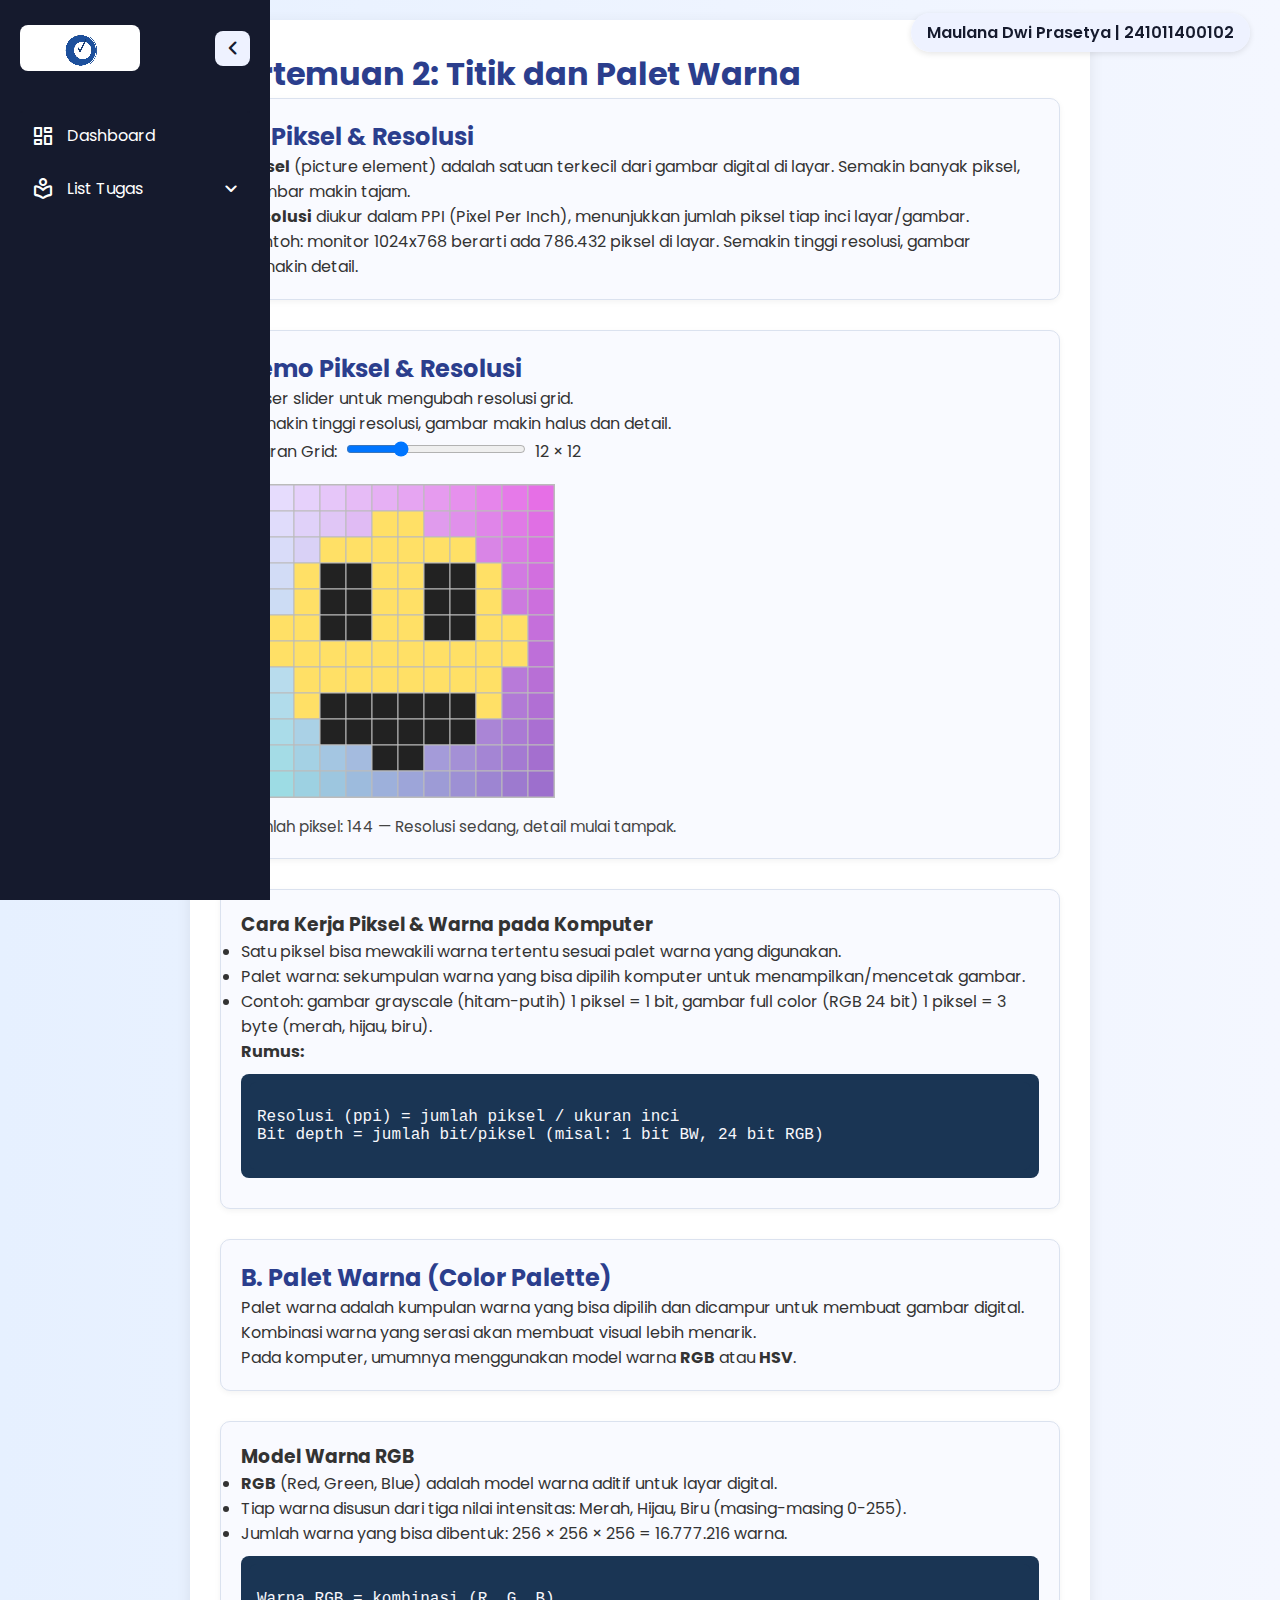
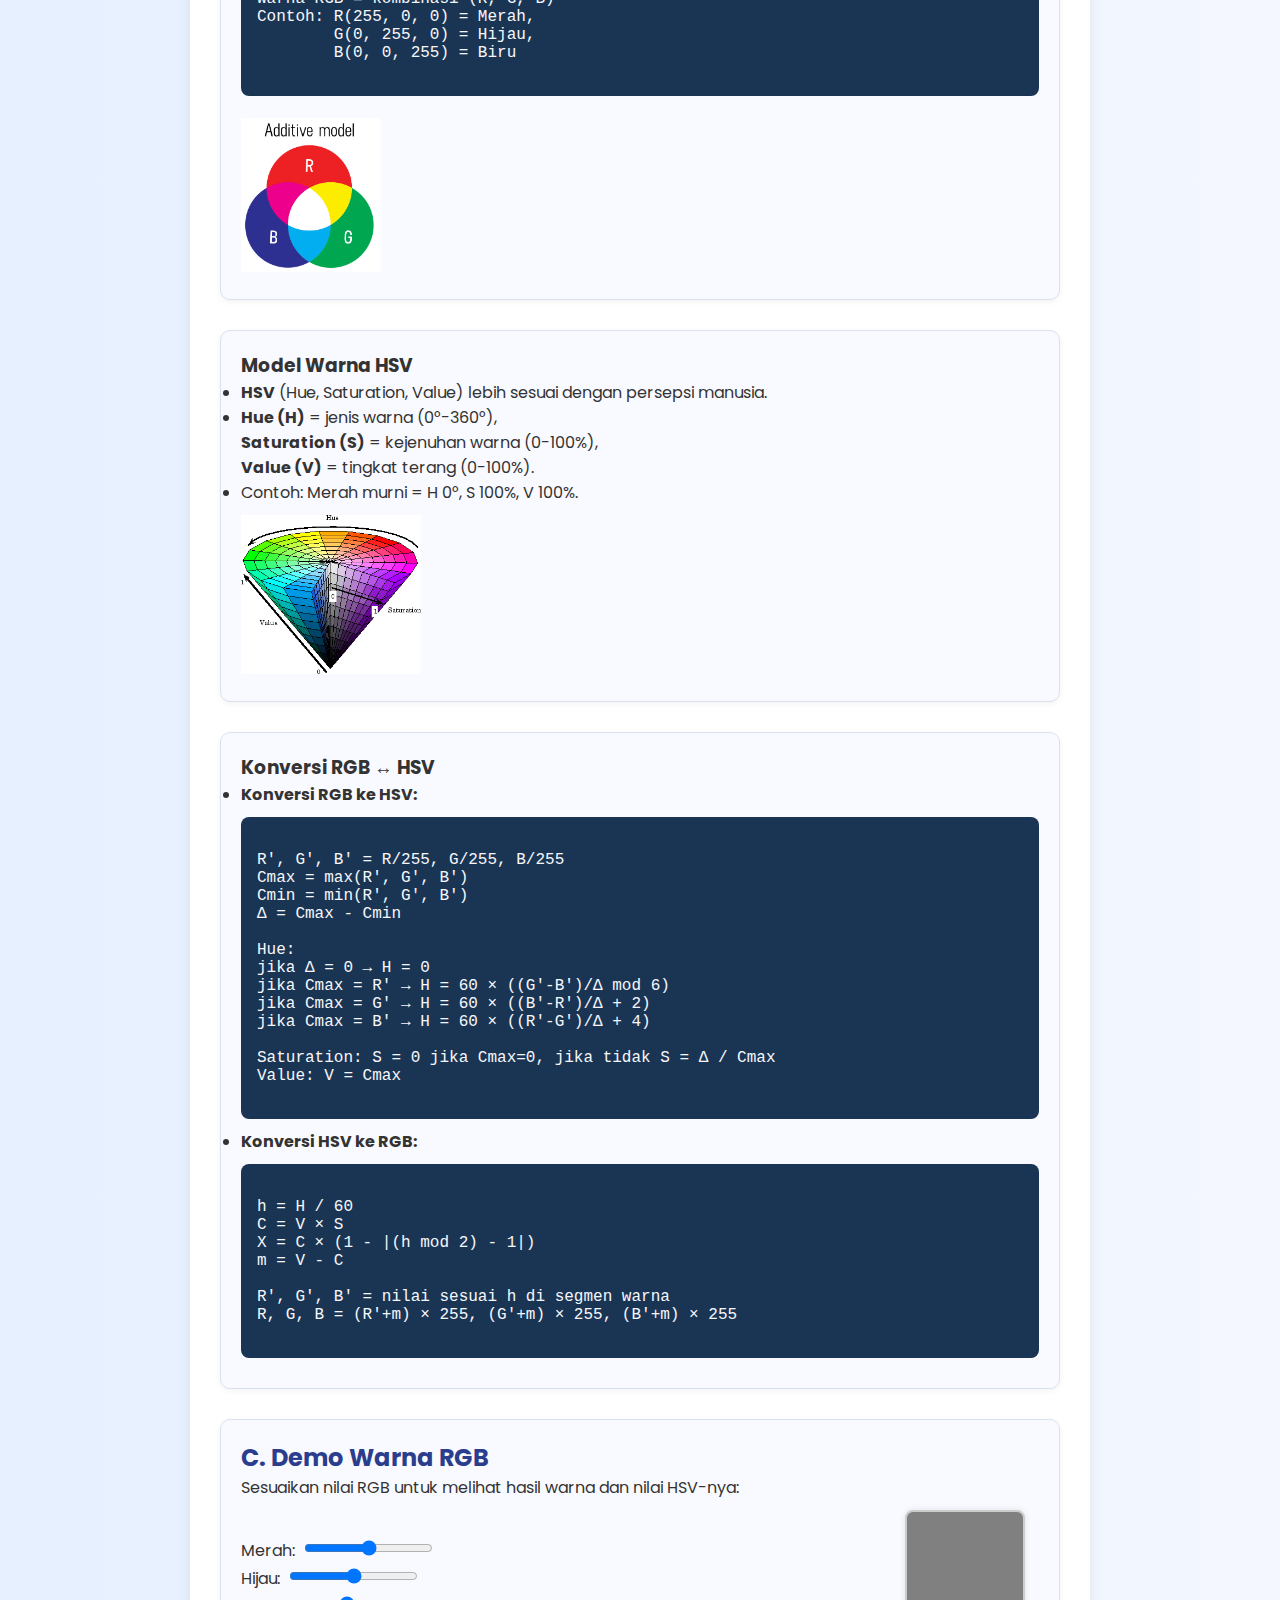
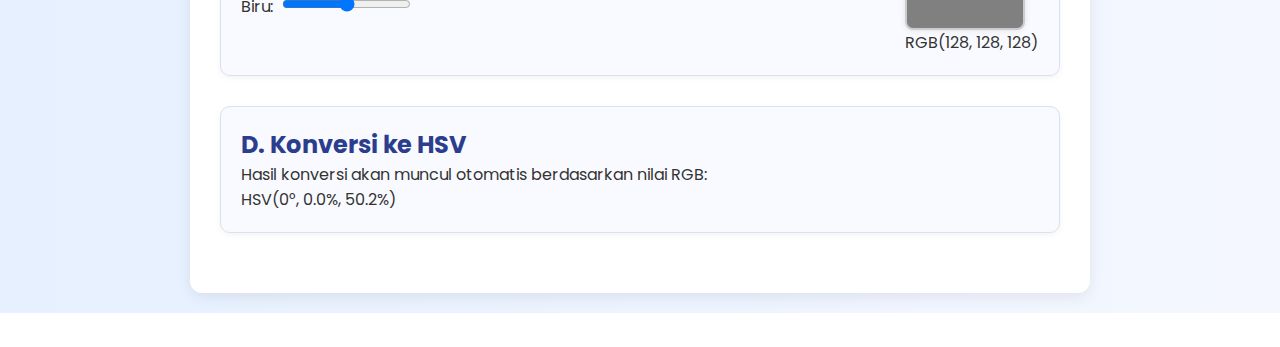
<file: listPert/pert2/index.html>
<!DOCTYPE html>
<html lang="id">
<head>
  <meta charset="UTF-8" />
  <meta name="viewport" content="width=device-width, initial-scale=1.0"/>
  <title>Pertemuan 2: Titik dan Palet Warna</title>
  <link rel="stylesheet" href="/style.css">
  <link rel="stylesheet" href="https://fonts.googleapis.com/css2?family=Material+Symbols+Rounded" />
  <style>
    .flex { display: flex; flex-wrap: wrap; gap: 18px; align-items: center;}
    .algocard code { display: block; white-space: pre-line; background: #e0ecff; padding: 10px; border-radius: 8px; margin: 10px 0; }
    .algocard h3 { margin-top: 0; }
  </style>
</head>
<body>
  <button class="sidebar-menu-button">
    <span class="material-symbols-rounded">menu</span>
  </button>
  <div id="dashboard">
    <aside class="sidebar">
      <header class="sidebar-header">
        <a href="#" class="header-logo">
          <video autoplay loop muted playsinline class="logo-video-square">
            <source src="/assets/src/logo.mp4" type="video/mp4">
          </video>
          <video autoplay loop muted playsinline class="logo-video-landscape">
            <source src="/assets/src/logo2.mp4" type="video/mp4">
          </video>
        </a>
        <button class="sidebar-toggler">
          <span class="material-symbols-rounded">chevron_left</span>
        </button>
      </header>
      <div class="page-header">
        <span class="user-name">Maulana Dwi Prasetya | 241011400102</span>
      </div>
      <nav class="sidebar-nav">
        <ul class="nav-list primary-nav">
          <li class="nav-item">
            <a href="/index.html" class="nav-link">
              <span class="material-symbols-rounded">dashboard</span>
              <span class="nav-label">Dashboard</span>
            </a>
            <ul class="dropdown-menu">
              <li class="nav-item"><a class="nav-link dropdown-title">Dashboard</a></li>
            </ul>
          </li>
          <!-- INI UNTUK AUTO-LIST TUGAS -->
          <li class="nav-item dropdown-container" id="auto-tugas-dropdown"></li>
        </ul>
      </nav>
    </aside>
    <div class="container">
      <h1>Pertemuan 2: Titik dan Palet Warna</h1>

      <div class="card">
        <h2>A. Piksel & Resolusi</h2>
        <p>
          <strong>Piksel</strong> (picture element) adalah satuan terkecil dari gambar digital di layar. Semakin banyak piksel, gambar makin tajam.<br>
          <strong>Resolusi</strong> diukur dalam PPI (Pixel Per Inch), menunjukkan jumlah piksel tiap inci layar/gambar.<br>
          Contoh: monitor 1024x768 berarti ada 786.432 piksel di layar. Semakin tinggi resolusi, gambar semakin detail.
        </p>
      </div>
<div class="card">
  <h2>Demo Piksel & Resolusi</h2>
  <p>Geser slider untuk mengubah resolusi grid.<br>
  Semakin tinggi resolusi, gambar makin halus dan detail.</p>
  <label>Ukuran Grid: <input type="range" id="pixelGridSize" min="4" max="32" value="12" style="width:180px;"> <span id="pixelGridLabel">12 × 12</span></label>
  <div style="margin: 10px 0;">
    <canvas id="pixelGridCanvas" width="312" height="312" style="border:1px solid #bbb; background:#f8faff; image-rendering:pixelated;"></canvas>
  </div>
  <div style="font-size: 0.95em; color:#444;">
    Jumlah piksel: <span id="pixelCount">144</span> &mdash; <span id="pixelDesc">Resolusi sedang, detail mulai tampak.</span>
  </div>
</div>


      <div class="card">
        <h3>Cara Kerja Piksel & Warna pada Komputer</h3>
        <ul>
          <li>Satu piksel bisa mewakili warna tertentu sesuai palet warna yang digunakan.</li>
          <li>Palet warna: sekumpulan warna yang bisa dipilih komputer untuk menampilkan/mencetak gambar.</li>
          <li>Contoh: gambar grayscale (hitam-putih) 1 piksel = 1 bit, gambar full color (RGB 24 bit) 1 piksel = 3 byte (merah, hijau, biru).</li>
        </ul>
        <strong>Rumus:</strong>
        <pre><code>
Resolusi (ppi) = jumlah piksel / ukuran inci
Bit depth = jumlah bit/piksel (misal: 1 bit BW, 24 bit RGB)
        </code></pre>
      </div>

      <div class="card">
        <h2>B. Palet Warna (Color Palette)</h2>
        <p>
          Palet warna adalah kumpulan warna yang bisa dipilih dan dicampur untuk membuat gambar digital.<br>
          Kombinasi warna yang serasi akan membuat visual lebih menarik.<br>
          Pada komputer, umumnya menggunakan model warna <strong>RGB</strong> atau <strong>HSV</strong>.
        </p>
      </div>

      <div class="card">
        <h3>Model Warna RGB</h3>
        <ul>
          <li><b>RGB</b> (Red, Green, Blue) adalah model warna aditif untuk layar digital.</li>
          <li>Tiap warna disusun dari tiga nilai intensitas: Merah, Hijau, Biru (masing-masing 0-255).</li>
          <li>Jumlah warna yang bisa dibentuk: 256 × 256 × 256 = 16.777.216 warna.</li>
        </ul>
        <pre><code>
Warna RGB = kombinasi (R, G, B)
Contoh: R(255, 0, 0) = Merah,
        G(0, 255, 0) = Hijau, 
        B(0, 0, 255) = Biru
        </code></pre>
        <img src="/assets/src/rgb-additive.png" alt="RGB Additive" style="width:140px; margin-top:12px;">
      </div>

      <div class="card">
        <h3>Model Warna HSV</h3>
        <ul>
          <li><b>HSV</b> (Hue, Saturation, Value) lebih sesuai dengan persepsi manusia.</li>
          <li>
            <b>Hue (H)</b> = jenis warna (0°-360°),<br>
            <b>Saturation (S)</b> = kejenuhan warna (0-100%),<br>
            <b>Value (V)</b> = tingkat terang (0-100%).
          </li>
          <li>Contoh: Merah murni = H 0°, S 100%, V 100%.</li>
        </ul>
        <img src="/assets/src/hsv.png" alt="HSV" style="width:180px; margin-top:10px;">
      </div>

      <div class="card">
        <h3>Konversi RGB ↔ HSV</h3>
        <ul>
          <li><b>Konversi RGB ke HSV:</b></li>
        </ul>
        <pre><code>
R', G', B' = R/255, G/255, B/255
Cmax = max(R', G', B')
Cmin = min(R', G', B')
Δ = Cmax - Cmin

Hue:
jika Δ = 0 → H = 0
jika Cmax = R' → H = 60 × ((G'-B')/Δ mod 6)
jika Cmax = G' → H = 60 × ((B'-R')/Δ + 2)
jika Cmax = B' → H = 60 × ((R'-G')/Δ + 4)

Saturation: S = 0 jika Cmax=0, jika tidak S = Δ / Cmax
Value: V = Cmax
        </code></pre>
        <ul><li><b>Konversi HSV ke RGB:</b></li></ul>
        <pre><code>
h = H / 60
C = V × S
X = C × (1 - |(h mod 2) - 1|)
m = V - C

R', G', B' = nilai sesuai h di segmen warna
R, G, B = (R'+m) × 255, (G'+m) × 255, (B'+m) × 255
        </code></pre>
      </div>

      <div class="card">
        <h2>C. Demo Warna RGB</h2>
        <p>Sesuaikan nilai RGB untuk melihat hasil warna dan nilai HSV-nya:</p>
        <div class="flex">
          <div style="flex: 1; min-width: 200px;">
            <label>Merah: <input type="range" id="r" min="0" max="255" value="128"></label><br>
            <label>Hijau: <input type="range" id="g" min="0" max="255" value="128"></label><br>
            <label>Biru: <input type="range" id="b" min="0" max="255" value="128"></label>
          </div>
          <div>
            <div class="color-box" id="colorBox"></div>
            <p id="rgbValue">RGB(128, 128, 128)</p>
          </div>
        </div>
      </div>

      <div class="card">
        <h2>D. Konversi ke HSV</h2>
        <p>Hasil konversi akan muncul otomatis berdasarkan nilai RGB:</p>
        <p id="hsvValue">HSV(0°, 0%, 50%)</p>
      </div>
    </div>
  </div>

  <!-- Script konten pertemuan 2 (warna) -->
  <script>
    const rInput = document.getElementById('r');
    const gInput = document.getElementById('g');
    const bInput = document.getElementById('b');
    const colorBox = document.getElementById('colorBox');
    const rgbValue = document.getElementById('rgbValue');
    const hsvValue = document.getElementById('hsvValue');

    function updateColor() {
      const r = parseInt(rInput.value);
      const g = parseInt(gInput.value);
      const b = parseInt(bInput.value);

      rgbValue.textContent = `RGB(${r}, ${g}, ${b})`;
      colorBox.style.backgroundColor = `rgb(${r}, ${g}, ${b})`;

      const [h, s, v] = rgbToHsv(r, g, b);
      hsvValue.textContent = `HSV(${h.toFixed(0)}°, ${(s * 100).toFixed(1)}%, ${(v * 100).toFixed(1)}%)`;
    }

    function rgbToHsv(r, g, b) {
      r /= 255; g /= 255; b /= 255;
      let max = Math.max(r, g, b), min = Math.min(r, g, b);
      let h, s, v = max;
      let d = max - min;

      s = max === 0 ? 0 : d / max;

      if (max === min) {
        h = 0;
      } else {
        switch(max) {
          case r: h = (g - b) / d + (g < b ? 6 : 0); break;
          case g: h = (b - r) / d + 2; break;
          case b: h = (r - g) / d + 4; break;
        }
        h *= 60;
        if (h < 0) h += 360;
      }

      return [h, s, v];
    }

    rInput.addEventListener('input', updateColor);
    gInput.addEventListener('input', updateColor);
    bInput.addEventListener('input', updateColor);
    updateColor();

// Demo Piksel & Resolusi: gambar smiley + gradient!
const canvas = document.getElementById("pixelGridCanvas");
const ctx = canvas.getContext("2d");
const gridSlider = document.getElementById("pixelGridSize");
const gridLabel = document.getElementById("pixelGridLabel");
const pixelCount = document.getElementById("pixelCount");
const pixelDesc = document.getElementById("pixelDesc");

let gridSize = parseInt(gridSlider.value);
let pixels = [];

// --- FUNGSI GENERATE SMILEY ---
function generateSmiley(gridSize) {
  let arr = [];
  let cx = (gridSize-1)/2, cy = (gridSize-1)/2;
  let rad = gridSize*0.38;
  let eyeY = Math.round(cy - gridSize/6);
  let eyeDX = Math.round(gridSize/6.5);
  let eyeSize = Math.max(1, Math.round(gridSize/11));
  let mouthY = Math.round(cy + gridSize/6);
  let mouthW = Math.round(gridSize/2.3);
  let mouthH = Math.max(1, Math.round(gridSize/7));
  let mouthX1 = Math.round(cx - mouthW/2);
  let mouthX2 = Math.round(cx + mouthW/2);

  for (let y = 0; y < gridSize; y++) {
    for (let x = 0; x < gridSize; x++) {
      // Gradient background
      let r = 230 - Math.floor(80 * y / gridSize);
      let g = 230 - Math.floor(130 * x / gridSize);
      let b = 255 - Math.floor(55 * (x+y) / (2*gridSize));
      let color = `rgb(${r},${g},${b})`;

      // Lingkaran wajah
      let jarak = Math.sqrt((x-cx)**2 + (y-cy)**2);
      if (jarak < rad) color = "#ffe066";
      // Mata
      if (
        (Math.abs(x-(cx-eyeDX))<=eyeSize && Math.abs(y-eyeY)<=eyeSize) ||
        (Math.abs(x-(cx+eyeDX))<=eyeSize && Math.abs(y-eyeY)<=eyeSize)
      ) if (jarak < rad) color = "#222";
      // Mulut
      if (
        y>=mouthY && y<=mouthY+mouthH &&
        x>=mouthX1 && x<=mouthX2
      ) if (jarak < rad) color = "#222";

      arr.push(color);
    }
  }
  return arr;
}

// --- FUNGSI DRAW PIXEL GRID ---
function drawPixelGrid() {
  ctx.clearRect(0,0,canvas.width,canvas.height);
  let s = canvas.width / gridSize;
  for (let y = 0; y < gridSize; y++) {
    for (let x = 0; x < gridSize; x++) {
      ctx.fillStyle = pixels[y*gridSize + x];
      ctx.fillRect(x*s, y*s, s, s);
      ctx.strokeStyle = "#bbb";
      ctx.strokeRect(x*s, y*s, s, s);
    }
  }
  gridLabel.textContent = `${gridSize} × ${gridSize}`;
  pixelCount.textContent = gridSize*gridSize;
  if(gridSize <= 8) pixelDesc.textContent = "Resolusi rendah, gambar terlihat kotak.";
  else if(gridSize <= 16) pixelDesc.textContent = "Resolusi sedang, detail mulai tampak.";
  else pixelDesc.textContent = "Resolusi tinggi, gambar makin halus!";
}

// --- EVENT HANDLER SLIDER ---
gridSlider.addEventListener("input", function() {
  gridSize = parseInt(gridSlider.value);
  pixels = generateSmiley(gridSize);
  drawPixelGrid();
});

// --- INISIALISASI AWAL ---
pixels = generateSmiley(gridSize);
drawPixelGrid();


  </script>
  <!-- Sidebar dropdown/collapse event -->
  <script src="/script.js"></script>
  <script>
    generateSidebarListTugas();
    attachSidebarEvents();
  </script>
</body>
</html>
</file>
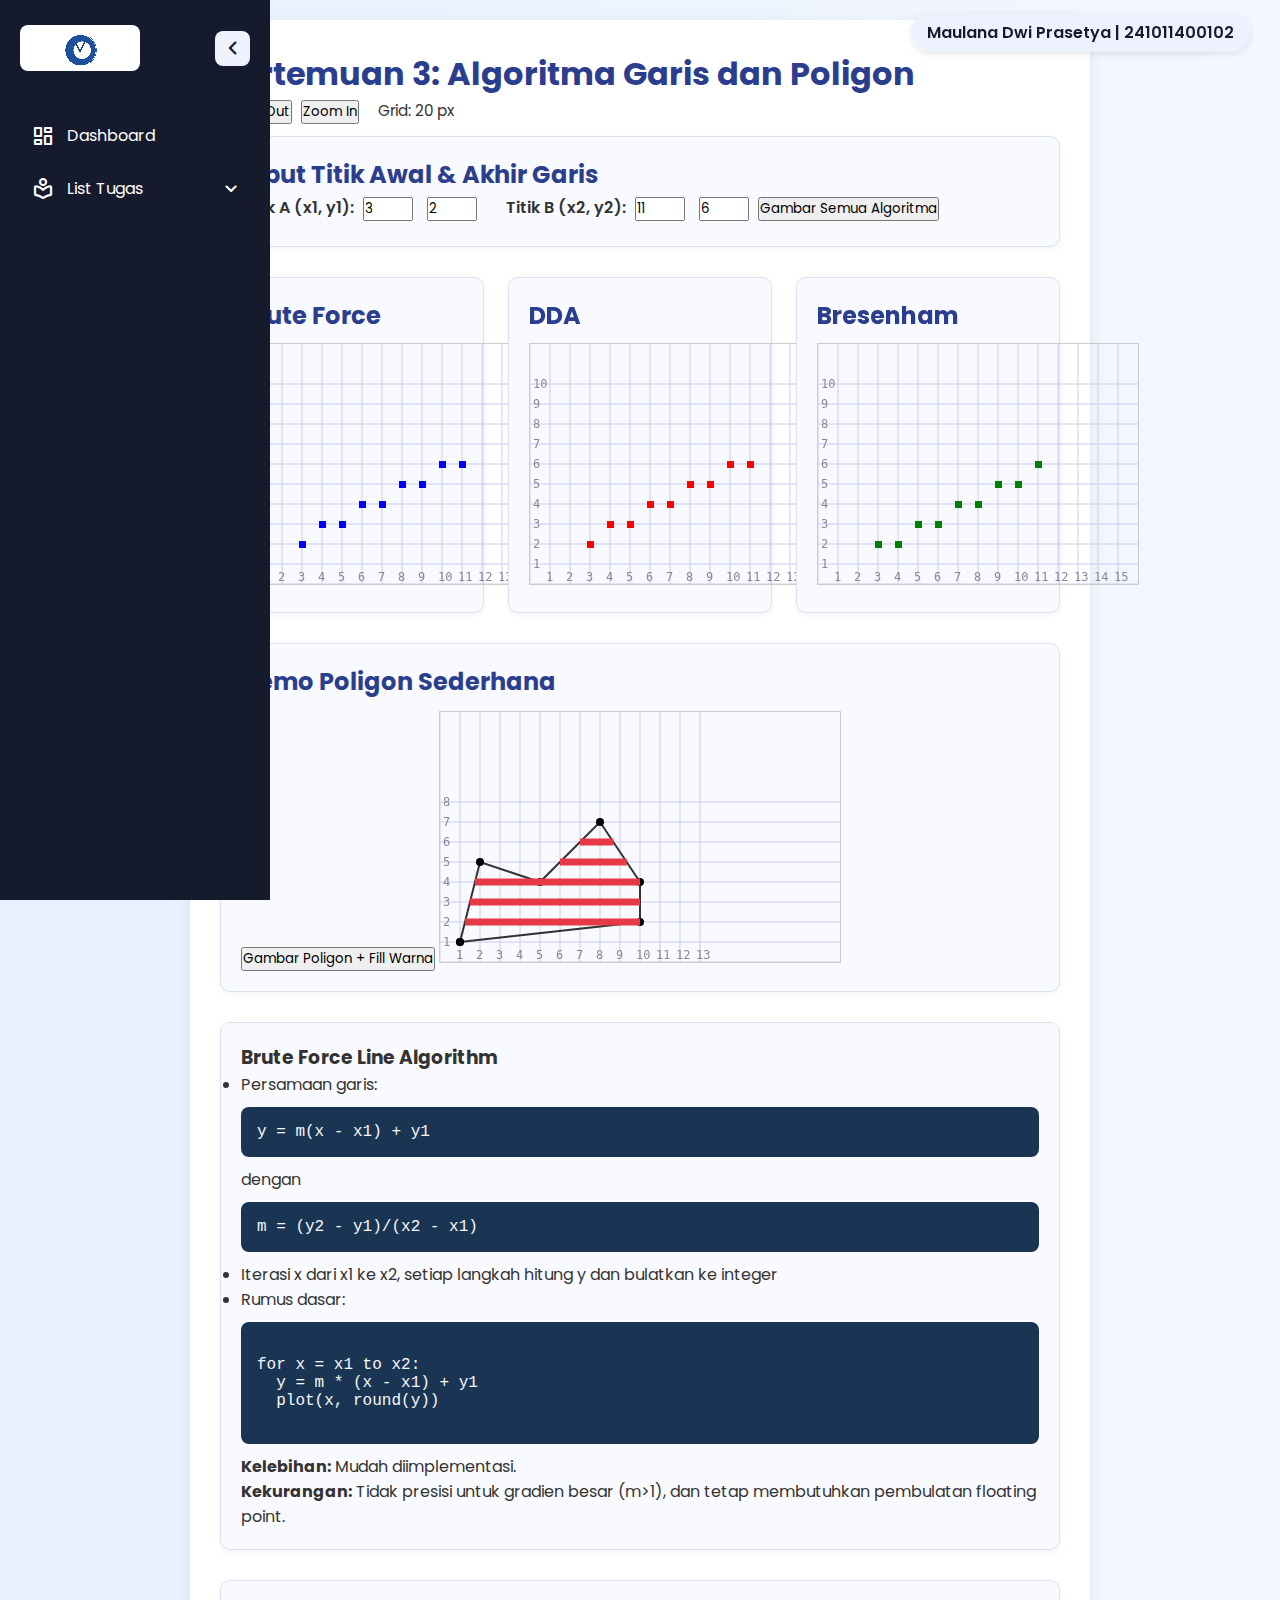
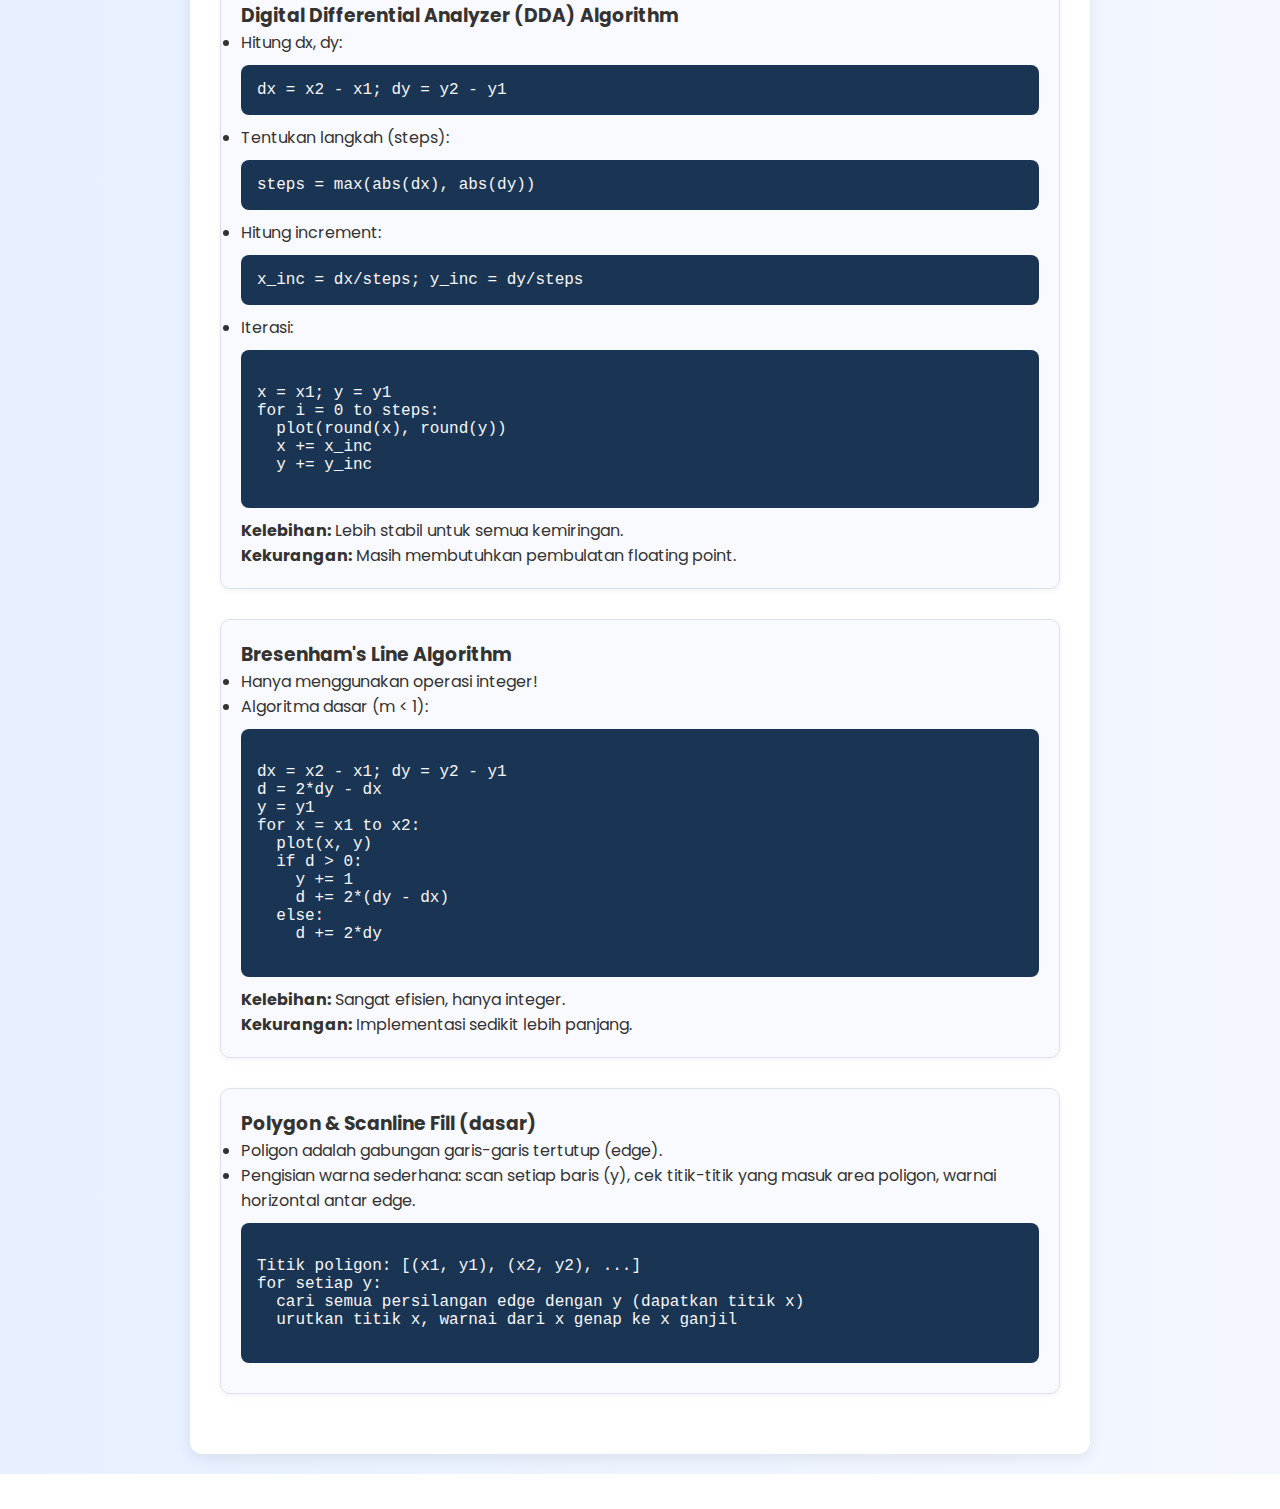
<file: listPert/pert3/index.html>
<!DOCTYPE html>
<html lang="id">
<head>
  <meta charset="UTF-8" />
  <meta name="viewport" content="width=device-width, initial-scale=1.0"/>
  <title>Pertemuan 3: Algoritma Garis dan Poligon</title>
  <link rel="stylesheet" href="/style.css">
  <link rel="stylesheet" href="https://fonts.googleapis.com/css2?family=Material+Symbols+Rounded" />
  <style>
    .canvas-row { display: flex; flex-wrap: wrap; gap: 24px; }
    .canvas-col { flex: 1; min-width: 260px; }
    .demo-label { font-weight: 600; }
    .zoom-wrap { margin-bottom:12px; }
    .zoom-wrap button { margin-right:5px; }
  </style>
</head>
<body>
  <button class="sidebar-menu-button">
    <span class="material-symbols-rounded">menu</span>
  </button>
  <div id="dashboard">
    <aside class="sidebar">
      <header class="sidebar-header">
        <a href="#" class="header-logo">
          <video autoplay loop muted playsinline class="logo-video-square">
            <source src="/assets/src/logo.mp4" type="video/mp4">
          </video>
          <video autoplay loop muted playsinline class="logo-video-landscape">
            <source src="/assets/src/logo2.mp4" type="video/mp4">
          </video>
        </a>
        <button class="sidebar-toggler">
          <span class="material-symbols-rounded">chevron_left</span>
        </button>
      </header>
      <div class="page-header">
        <span class="user-name">Maulana Dwi Prasetya | 241011400102</span>
      </div>
      <nav class="sidebar-nav">
        <ul class="nav-list primary-nav">
          <li class="nav-item">
            <a href="/index.html" class="nav-link">
              <span class="material-symbols-rounded">dashboard</span>
              <span class="nav-label">Dashboard</span>
            </a>
            <ul class="dropdown-menu">
              <li class="nav-item"><a class="nav-link dropdown-title">Dashboard</a></li>
            </ul>
          </li>
          <li class="nav-item dropdown-container" id="auto-tugas-dropdown"></li>
        </ul>
      </nav>
    </aside>
    <div class="container">
      <h1>Pertemuan 3: Algoritma Garis dan Poligon</h1>

      <!-- ZOOM BUTTONS -->
      <div class="zoom-wrap">
        <button onclick="zoomCanvas(-5)">Zoom Out</button>
        <button onclick="zoomCanvas(5)">Zoom In</button>
        <span style="margin-left:10px; font-size: 0.95em;">Grid: <span id="gridVal">20</span> px</span>
      </div>

      <!-- INPUT KOORDINAT UNTUK SEMUA DEMO -->
      <div class="card">
        <h2>Input Titik Awal & Akhir Garis</h2>
        <label class="demo-label">Titik A (x1, y1): </label>
        <input type="number" id="x1" value="3" style="width:50px;">
        <input type="number" id="y1" value="2" style="width:50px;">
        <label class="demo-label" style="margin-left: 20px;">Titik B (x2, y2): </label>
        <input type="number" id="x2" value="11" style="width:50px;">
        <input type="number" id="y2" value="6" style="width:50px;">
        <button onclick="drawAllLines()">Gambar Semua Algoritma</button>
      </div>

      <!-- DEMO GARIS SEMUA ALGORITMA -->
      <div class="canvas-row">
        <div class="card canvas-col">
          <h2>Brute Force</h2>
          <canvas id="canvasBrute" width="320" height="240" style="border:1px solid #ccc;"></canvas>
        </div>
        <div class="card canvas-col">
          <h2>DDA</h2>
          <canvas id="canvasDDA" width="320" height="240" style="border:1px solid #ccc;"></canvas>
        </div>
        <div class="card canvas-col">
          <h2>Bresenham</h2>
          <canvas id="canvasBresenham" width="320" height="240" style="border:1px solid #ccc;"></canvas>
        </div>
      </div>

      <!-- DEMO POLIGON -->
      <div class="card">
        <h2>Demo Poligon Sederhana</h2>
        <button onclick="drawPolygon()">Gambar Poligon + Fill Warna</button>
        <canvas id="canvasPolygon" width="400" height="250" style="border:1px solid #ccc;margin-top:12px;"></canvas>
      </div>

      <!-- PENJELASAN RUMUS -->
      <div class="card">
        <h3>Brute Force Line Algorithm</h3>
        <ul>
          <li>Persamaan garis: <pre><code>y = m(x - x1) + y1</code></pre> dengan <pre><code>m = (y2 - y1)/(x2 - x1)</code></pre></li>
          <li>Iterasi x dari x1 ke x2, setiap langkah hitung y dan bulatkan ke integer</li>
          <li>Rumus dasar:<br>
            <pre><code>
for x = x1 to x2:
  y = m * (x - x1) + y1
  plot(x, round(y))
            </code></pre>
          </li>
        </ul>
        <strong>Kelebihan:</strong> Mudah diimplementasi.<br>
        <strong>Kekurangan:</strong> Tidak presisi untuk gradien besar (m>1), dan tetap membutuhkan pembulatan floating point.
      </div>

      <div class="card">
        <h3>Digital Differential Analyzer (DDA) Algorithm</h3>
        <ul>
          <li>Hitung dx, dy: <pre><code>dx = x2 - x1; dy = y2 - y1</code></pre></li>
          <li>Tentukan langkah (steps): <pre><code>steps = max(abs(dx), abs(dy))</code></pre></li>
          <li>Hitung increment: <pre><code>x_inc = dx/steps; y_inc = dy/steps</code></pre></li>
          <li>Iterasi:<br>
            <pre><code>
x = x1; y = y1
for i = 0 to steps:
  plot(round(x), round(y))
  x += x_inc
  y += y_inc
            </code></pre>
          </li>
        </ul>
        <strong>Kelebihan:</strong> Lebih stabil untuk semua kemiringan.<br>
        <strong>Kekurangan:</strong> Masih membutuhkan pembulatan floating point.
      </div>

      <div class="card">
        <h3>Bresenham's Line Algorithm</h3>
        <ul>
          <li>Hanya menggunakan operasi integer!</li>
          <li>Algoritma dasar (m < 1):<br>
            <pre><code>
dx = x2 - x1; dy = y2 - y1
d = 2*dy - dx
y = y1
for x = x1 to x2:
  plot(x, y)
  if d > 0:
    y += 1
    d += 2*(dy - dx)
  else:
    d += 2*dy
            </code></pre>
          </li>
        </ul>
        <strong>Kelebihan:</strong> Sangat efisien, hanya integer.<br>
        <strong>Kekurangan:</strong> Implementasi sedikit lebih panjang.
      </div>

      <div class="card">
        <h3>Polygon & Scanline Fill (dasar)</h3>
        <ul>
          <li>Poligon adalah gabungan garis-garis tertutup (edge).</li>
          <li>Pengisian warna sederhana: scan setiap baris (y), cek titik-titik yang masuk area poligon, warnai horizontal antar edge.</li>
        </ul>
        <pre><code>
Titik poligon: [(x1, y1), (x2, y2), ...]
for setiap y:
  cari semua persilangan edge dengan y (dapatkan titik x)
  urutkan titik x, warnai dari x genap ke x ganjil
        </code></pre>
      </div>
    </div>
  </div>
  <script src="/script.js"></script>
  <script>
    let canvasScale = 20; // grid default

    // Gambar grid + label angka sumbu
    function drawGrid(ctx, w, h, grid=20, xMax=15, yMax=10) {
      ctx.save();
      ctx.strokeStyle = "#cce";
      ctx.lineWidth = 1;
      ctx.font = "12px monospace";
      ctx.fillStyle = "#889";
      // Garis vertikal + label X
      for(let x=0;x<=xMax;x++){
        let px = x*grid;
        ctx.beginPath(); ctx.moveTo(px, 0); ctx.lineTo(px, h); ctx.stroke();
        if(x>0) ctx.fillText(x, px-4, h-3);
      }
      // Garis horizontal + label Y
      for(let y=0;y<=yMax;y++){
        let py = h-y*grid;
        ctx.beginPath(); ctx.moveTo(0, py); ctx.lineTo(w, py); ctx.stroke();
        if(y>0) ctx.fillText(y, 3, py+4);
      }
      ctx.restore();
    }

    function clearCanvas(id, grid=canvasScale, xMax=15, yMax=10) {
      const canvas = document.getElementById(id);
      const ctx = canvas.getContext("2d");
      ctx.clearRect(0, 0, canvas.width, canvas.height);
      drawGrid(ctx, canvas.width, canvas.height, grid, xMax, yMax);
    }

    function plotPoint(ctx, x, y, color = 'blue', size=7) {
      ctx.fillStyle = color;
      ctx.fillRect(Math.round(x)*canvasScale-3, ctx.canvas.height-(Math.round(y)*canvasScale)-3, size, size);
    }

    // Brute Force
    function drawBruteForceLine(ctx, x1, y1, x2, y2, color = "blue") {
      let dx = x2 - x1, dy = y2 - y1;
      if (Math.abs(dy) <= Math.abs(dx)) { // m <= 1
        let m = dy / dx;
        for (let x = x1; x <= x2; x++) {
          let y = m * (x - x1) + y1;
          plotPoint(ctx, x, Math.round(y), color);
        }
      } else { // m > 1, iterasi y
        let m = dx / dy;
        for (let y = y1; y <= y2; y++) {
          let x = m * (y - y1) + x1;
          plotPoint(ctx, Math.round(x), y, color);
        }
      }
    }

    // DDA
    function drawDDALine(ctx, x1, y1, x2, y2, color = "red") {
      let dx = x2 - x1, dy = y2 - y1;
      let steps = Math.max(Math.abs(dx), Math.abs(dy));
      let xInc = dx / steps;
      let yInc = dy / steps;
      let x = x1, y = y1;
      for (let i = 0; i <= steps; i++) {
        plotPoint(ctx, x, y, color);
        x += xInc;
        y += yInc;
      }
    }

    // Bresenham
    function drawBresenhamLine(ctx, x1, y1, x2, y2, color = "green") {
      let dx = Math.abs(x2 - x1), dy = Math.abs(y2 - y1);
      let sx = x1 < x2 ? 1 : -1;
      let sy = y1 < y2 ? 1 : -1;
      let err = dx - dy;
      let x = x1, y = y1;
      while (true) {
        plotPoint(ctx, x, y, color);
        if (x === x2 && y === y2) break;
        let e2 = 2 * err;
        if (e2 > -dy) { err -= dy; x += sx; }
        if (e2 < dx) { err += dx; y += sy; }
      }
    }

    function drawAllLines() {
      const x1 = parseInt(document.getElementById('x1').value);
      const y1 = parseInt(document.getElementById('y1').value);
      const x2 = parseInt(document.getElementById('x2').value);
      const y2 = parseInt(document.getElementById('y2').value);

      clearCanvas("canvasBrute", canvasScale, 15, 10);
      clearCanvas("canvasDDA", canvasScale, 15, 10);
      clearCanvas("canvasBresenham", canvasScale, 15, 10);

      const ctxBrute = document.getElementById("canvasBrute").getContext("2d");
      const ctxDDA = document.getElementById("canvasDDA").getContext("2d");
      const ctxBres = document.getElementById("canvasBresenham").getContext("2d");

      drawBruteForceLine(ctxBrute, x1, y1, x2, y2, 'blue');
      drawDDALine(ctxDDA, x1, y1, x2, y2, 'red');
      drawBresenhamLine(ctxBres, x1, y1, x2, y2, 'green');
    }

    // Poligon + grid + fill
    function drawPolygon() {
      const canvas = document.getElementById("canvasPolygon");
      const ctx = canvas.getContext("2d");
      ctx.clearRect(0, 0, canvas.width, canvas.height);
      drawGrid(ctx, canvas.width, canvas.height, canvasScale, 13, 8);
      // Polygon: [(1,1),(2,5),(5,4),(8,7),(10,4),(10,2),(1,1)]
      const points = [[1,1],[2,5],[5,4],[8,7],[10,4],[10,2],[1,1]];
      // Draw edge
      ctx.strokeStyle = "#333";
      ctx.lineWidth = 2;
      ctx.beginPath();
      points.forEach(([x, y], i) => {
        if (i === 0) ctx.moveTo(x*canvasScale, canvas.height-y*canvasScale);
        else ctx.lineTo(x*canvasScale, canvas.height-y*canvasScale);
      });
      ctx.stroke();
      // Draw vertex
      points.forEach(([x, y]) => {
        ctx.fillStyle = "#000";
        ctx.beginPath();
        ctx.arc(x*canvasScale, canvas.height-y*canvasScale, 4, 0, 2*Math.PI);
        ctx.fill();
      });
      // Simple scanline fill
      for (let y = 1; y <= 7; y++) {
        let xs = [];
        for (let i = 0; i < points.length - 1; i++) {
          let [x1, y1] = points[i];
          let [x2, y2] = points[i+1];
          if ((y1 < y && y2 >= y) || (y2 < y && y1 >= y)) {
            let x = x1 + (y - y1) * (x2 - x1) / (y2 - y1);
            xs.push(x);
          }
        }
        xs.sort((a,b)=>a-b);
        for (let i = 0; i < xs.length; i += 2) {
          if (xs[i+1] !== undefined) {
            ctx.beginPath();
            ctx.strokeStyle = "#e63946";
            ctx.lineWidth = 7;
            ctx.moveTo(xs[i]*canvasScale, canvas.height-y*canvasScale);
            ctx.lineTo(xs[i+1]*canvasScale, canvas.height-y*canvasScale);
            ctx.stroke();
          }
        }
      }
    }

    // Zoom In/Out
    function zoomCanvas(delta) {
      canvasScale += delta;
      if (canvasScale < 10) canvasScale = 10;
      if (canvasScale > 60) canvasScale = 60;
      document.getElementById("gridVal").innerText = canvasScale;
      drawAllLines();
      drawPolygon();
    }

    // Sidebar & event handler
    window.onload = function() {
      generateSidebarListTugas();
      attachSidebarEvents();
      document.getElementById("gridVal").innerText = canvasScale;
      drawAllLines();
      drawPolygon();
    }
  </script>
  <script src="/script.js"></script>
</body>
</html>
</file>
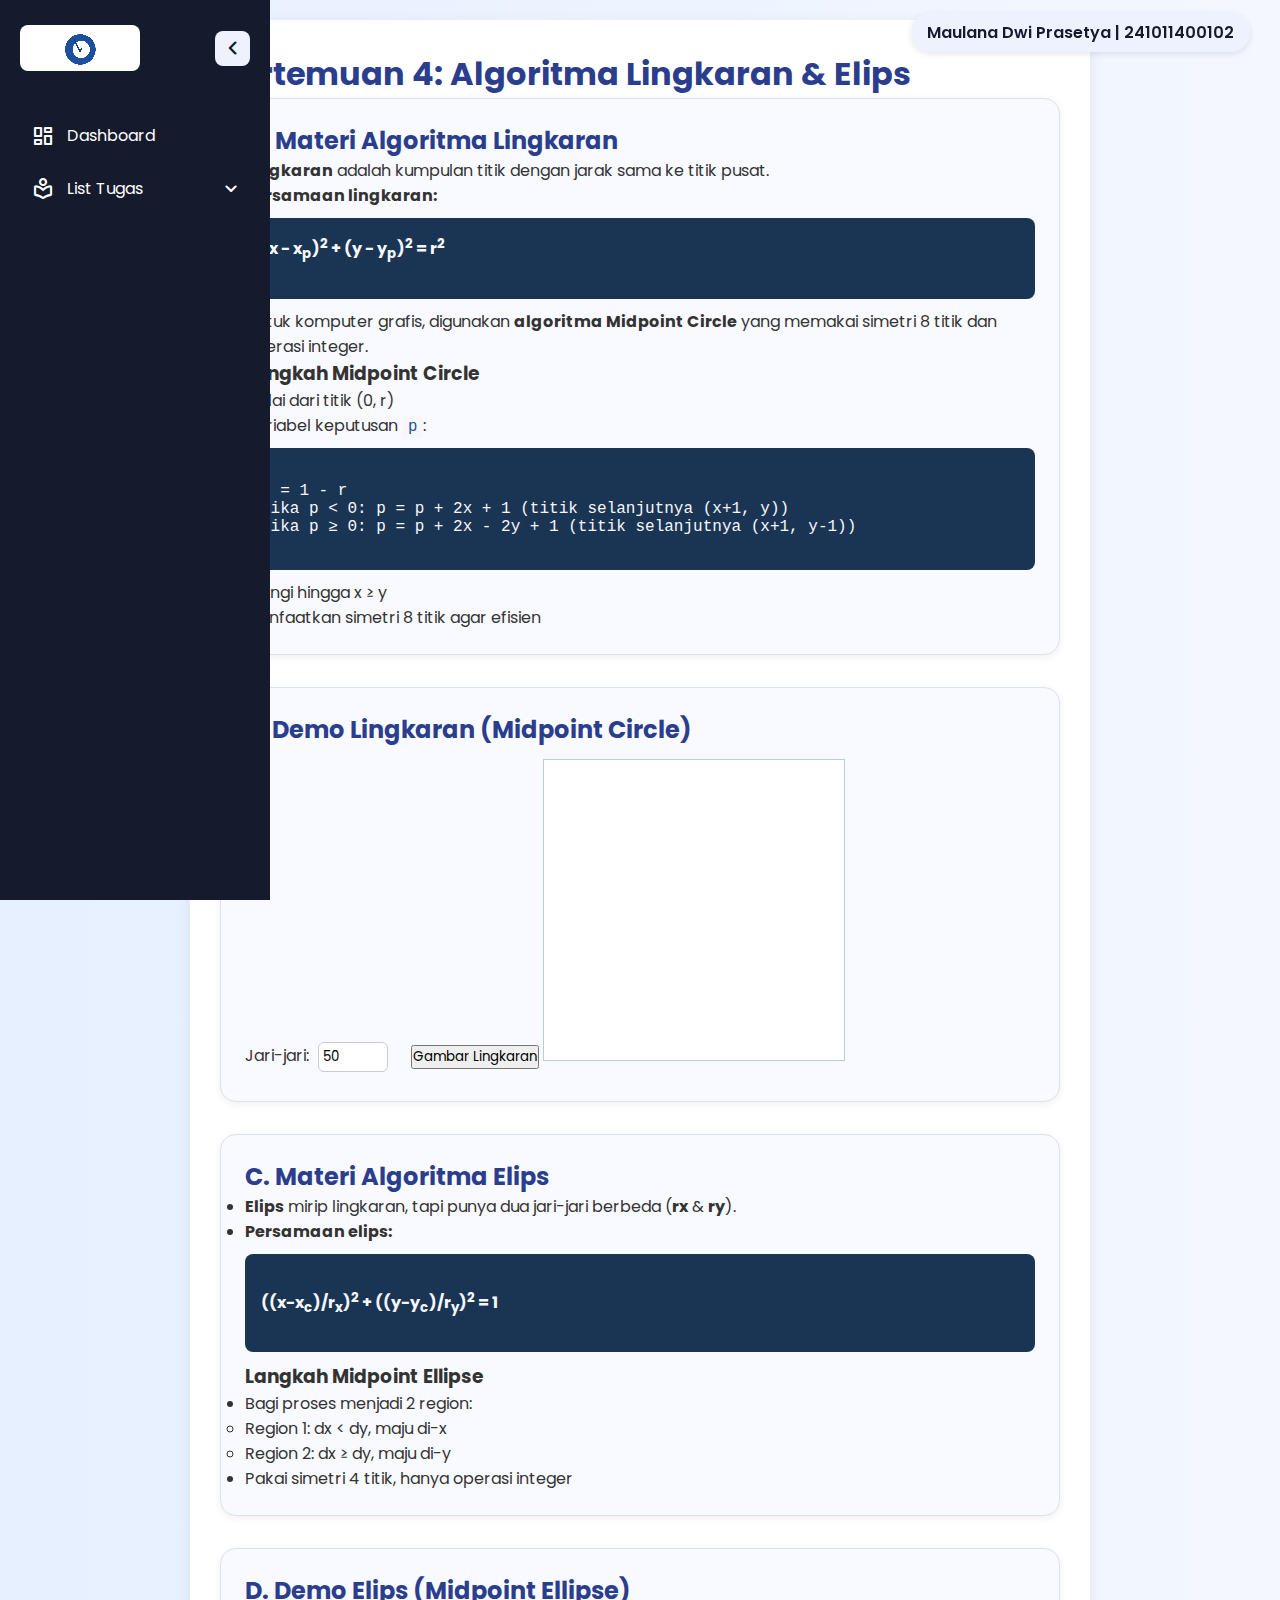
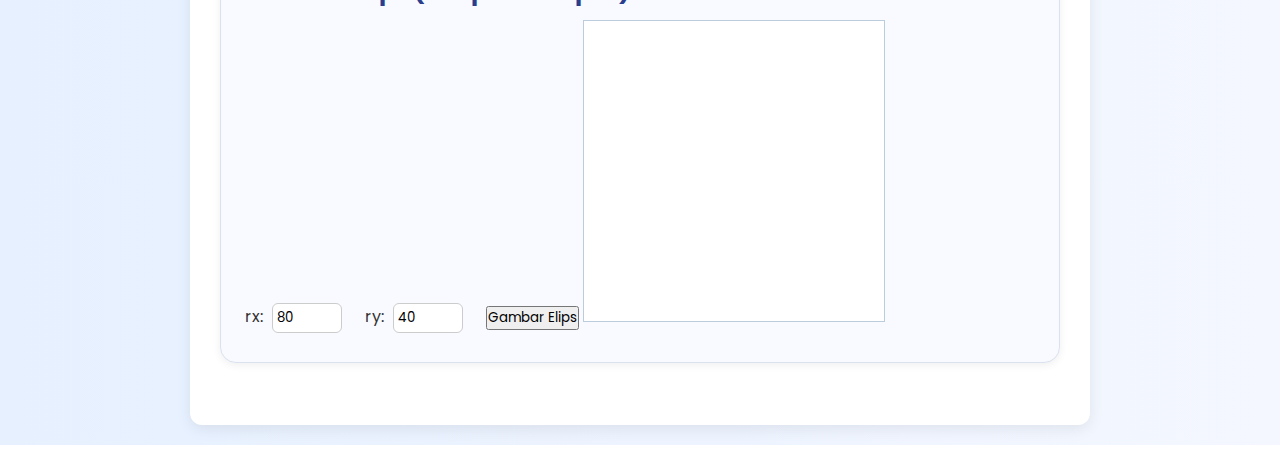
<file: listPert/pert4/index.html>
<!DOCTYPE html>
<html lang="id">
<head>
  <meta charset="UTF-8" />
  <meta name="viewport" content="width=device-width, initial-scale=1.0"/>
  <title>Pertemuan 4: Algoritma Lingkaran & Elips</title>
  <link rel="stylesheet" href="/style.css">
  <link rel="stylesheet" href="https://fonts.googleapis.com/css2?family=Material+Symbols+Rounded" />
  <style>
    .flex { display: flex; flex-wrap: wrap; gap: 18px; align-items: center;}
    .algocard h3 { margin-top: 0; }
    .card { background: #f9faff; border-radius: 16px; box-shadow: 0 2px 8px #0001; margin-bottom: 32px; padding: 24px; }
    canvas { border: 1px solid #bcd; background: #fff; margin-top: 12px; }
    label { margin-right: 14px; }
    input[type=number] { width: 70px; padding: 4px; border-radius: 6px; border: 1px solid #ccc; }
  </style>
</head>
<body>
  <button class="sidebar-menu-button">
    <span class="material-symbols-rounded">menu</span>
  </button>
  <div id="dashboard">
    <aside class="sidebar">
      <header class="sidebar-header">
        <a href="#" class="header-logo">
          <video autoplay loop muted playsinline class="logo-video-square">
            <source src="/assets/src/logo.mp4" type="video/mp4">
          </video>
          <video autoplay loop muted playsinline class="logo-video-landscape">
            <source src="/assets/src/logo2.mp4" type="video/mp4">
          </video>
        </a>
        <button class="sidebar-toggler">
          <span class="material-symbols-rounded">chevron_left</span>
        </button>
      </header>
      <div class="page-header">
        <span class="user-name">Maulana Dwi Prasetya | 241011400102</span>
      </div>
      <nav class="sidebar-nav">
        <ul class="nav-list primary-nav">
          <li class="nav-item">
            <a href="/index.html" class="nav-link">
              <span class="material-symbols-rounded">dashboard</span>
              <span class="nav-label">Dashboard</span>
            </a>
            <ul class="dropdown-menu">
              <li class="nav-item"><a class="nav-link dropdown-title">Dashboard</a></li>
            </ul>
          </li>
          <!-- INI UNTUK AUTO-LIST TUGAS -->
          <li class="nav-item dropdown-container" id="auto-tugas-dropdown"></li>
        </ul>
      </nav>
    </aside>
    <div class="container">
      <h1>Pertemuan 4: Algoritma Lingkaran & Elips</h1>

      <div class="card">
        <h2>A. Materi Algoritma Lingkaran</h2>
        <ul>
          <li><b>Lingkaran</b> adalah kumpulan titik dengan jarak sama ke titik pusat.</li>
          <li><b>Persamaan lingkaran:</b></li>
        </ul>
        <pre><code><b>(x - x<sub>p</sub>)<sup>2</sup> + (y - y<sub>p</sub>)<sup>2</sup> = r<sup>2</sup></b>
        </pre></code>
        <ul>
          <li>Untuk komputer grafis, digunakan <b>algoritma Midpoint Circle</b> yang memakai simetri 8 titik dan operasi integer.</li>
        </ul>
        <div>
          <h3>Langkah Midpoint Circle</h3>
          <ol>
            <li>Mulai dari titik (0, r)</li>
            <li>Variabel keputusan <code>p</code>:</li>
          </ol>
          <pre><code>
p = 1 - r
Jika p < 0: p = p + 2x + 1 (titik selanjutnya (x+1, y))
Jika p ≥ 0: p = p + 2x - 2y + 1 (titik selanjutnya (x+1, y-1))
          </code></pre>
          <ul>
            <li>Ulangi hingga x ≥ y</li>
            <li>Manfaatkan simetri 8 titik agar efisien</li>
          </ul>
        </div>
      </div>

      <div class="card">
        <h2>B. Demo Lingkaran (Midpoint Circle)</h2>
        <label>Jari-jari: <input type="number" id="radius" value="50"></label>
        <button onclick="drawCircle()">Gambar Lingkaran</button>
        <canvas id="circleCanvas" width="300" height="300"></canvas>
      </div>

      <div class="card">
        <h2>C. Materi Algoritma Elips</h2>
        <ul>
          <li><b>Elips</b> mirip lingkaran, tapi punya dua jari-jari berbeda (<b>rx</b> &amp; <b>ry</b>).</li>
          <li><b>Persamaan elips:</b></li>
        </ul>
        <pre><code>
<b>((x-x<sub>c</sub>)/r<sub>x</sub>)<sup>2</sup> + ((y-y<sub>c</sub>)/r<sub>y</sub>)<sup>2</sup> = 1</b>
        </code></pre>
        <div>
          <h3>Langkah Midpoint Ellipse</h3>
          <ul>
            <li>Bagi proses menjadi 2 region: 
              <ul>
                <li>Region 1: dx &lt; dy, maju di-x</li>
                <li>Region 2: dx ≥ dy, maju di-y</li>
              </ul>
            </li>
            <li>Pakai simetri 4 titik, hanya operasi integer</li>
          </ul>
        </div>
      </div>

      <div class="card">
        <h2>D. Demo Elips (Midpoint Ellipse)</h2>
        <label>rx: <input type="number" id="rx" value="80"></label>
        <label>ry: <input type="number" id="ry" value="40"></label>
        <button onclick="drawEllipse()">Gambar Elips</button>
        <canvas id="ellipseCanvas" width="300" height="300"></canvas>
      </div>
    </div>
  </div>

  <script>
    // MIDPOINT CIRCLE
    function plotSymmetricPoints(ctx, xc, yc, x, y) {
      const px = (xi, yi) => ctx.fillRect(xc + xi, yc - yi, 1, 1);
      ctx.fillStyle = '#2b3e8d';
      [ [x,y], [-x,y], [x,-y], [-x,-y], [y,x], [-y,x], [y,-x], [-y,-x] ]
        .forEach(([xi, yi]) => px(xi, yi));
    }
    function drawCircle() {
      const canvas = document.getElementById('circleCanvas');
      const ctx = canvas.getContext('2d');
      ctx.clearRect(0, 0, canvas.width, canvas.height);
      const r = parseInt(document.getElementById('radius').value);
      let x = 0, y = r, p = 1 - r;
      const xc = canvas.width / 2, yc = canvas.height / 2;
      while (x <= y) {
        plotSymmetricPoints(ctx, xc, yc, x, y);
        x++;
        if (p < 0) {
          p = p + 2 * x + 1;
        } else {
          y--;
          p = p + 2 * (x - y) + 1;
        }
      }
    }

    // MIDPOINT ELLIPSE
    function plotEllipsePoints(ctx, xc, yc, x, y) {
      ctx.fillStyle = 'crimson';
      [[x,y], [-x,y], [x,-y], [-x,-y]].forEach(([xi, yi]) => {
        ctx.fillRect(xc + xi, yc - yi, 1, 1);
      });
    }
    function drawEllipse() {
      const canvas = document.getElementById('ellipseCanvas');
      const ctx = canvas.getContext('2d');
      ctx.clearRect(0, 0, canvas.width, canvas.height);
      const rx = parseInt(document.getElementById('rx').value);
      const ry = parseInt(document.getElementById('ry').value);
      let x = 0, y = ry;
      const xc = canvas.width / 2, yc = canvas.height / 2;
      const rx2 = rx * rx, ry2 = ry * ry;
      let dx = 2 * ry2 * x, dy = 2 * rx2 * y;
      let p1 = ry2 - rx2 * ry + 0.25 * rx2;

      // Region 1
      while (dx < dy) {
        plotEllipsePoints(ctx, xc, yc, x, y);
        x++;
        dx = 2 * ry2 * x;
        if (p1 < 0) {
          p1 = p1 + dx + ry2;
        } else {
          y--;
          dy = 2 * rx2 * y;
          p1 = p1 + dx - dy + ry2;
        }
      }

      // Region 2
      let p2 = ry2 * (x + 0.5) ** 2 + rx2 * (y - 1) ** 2 - rx2 * ry2;
      while (y >= 0) {
        plotEllipsePoints(ctx, xc, yc, x, y);
        y--;
        dy = 2 * rx2 * y;
        if (p2 > 0) {
          p2 = p2 - dy + rx2;
        } else {
          x++;
          dx = 2 * ry2 * x;
          p2 = p2 + dx - dy + rx2;
        }
      }
    }
  </script>
  <script src="/script.js"></script>
  <script>
    generateSidebarListTugas();
    attachSidebarEvents();
  </script>
</body>
</html>
</file>
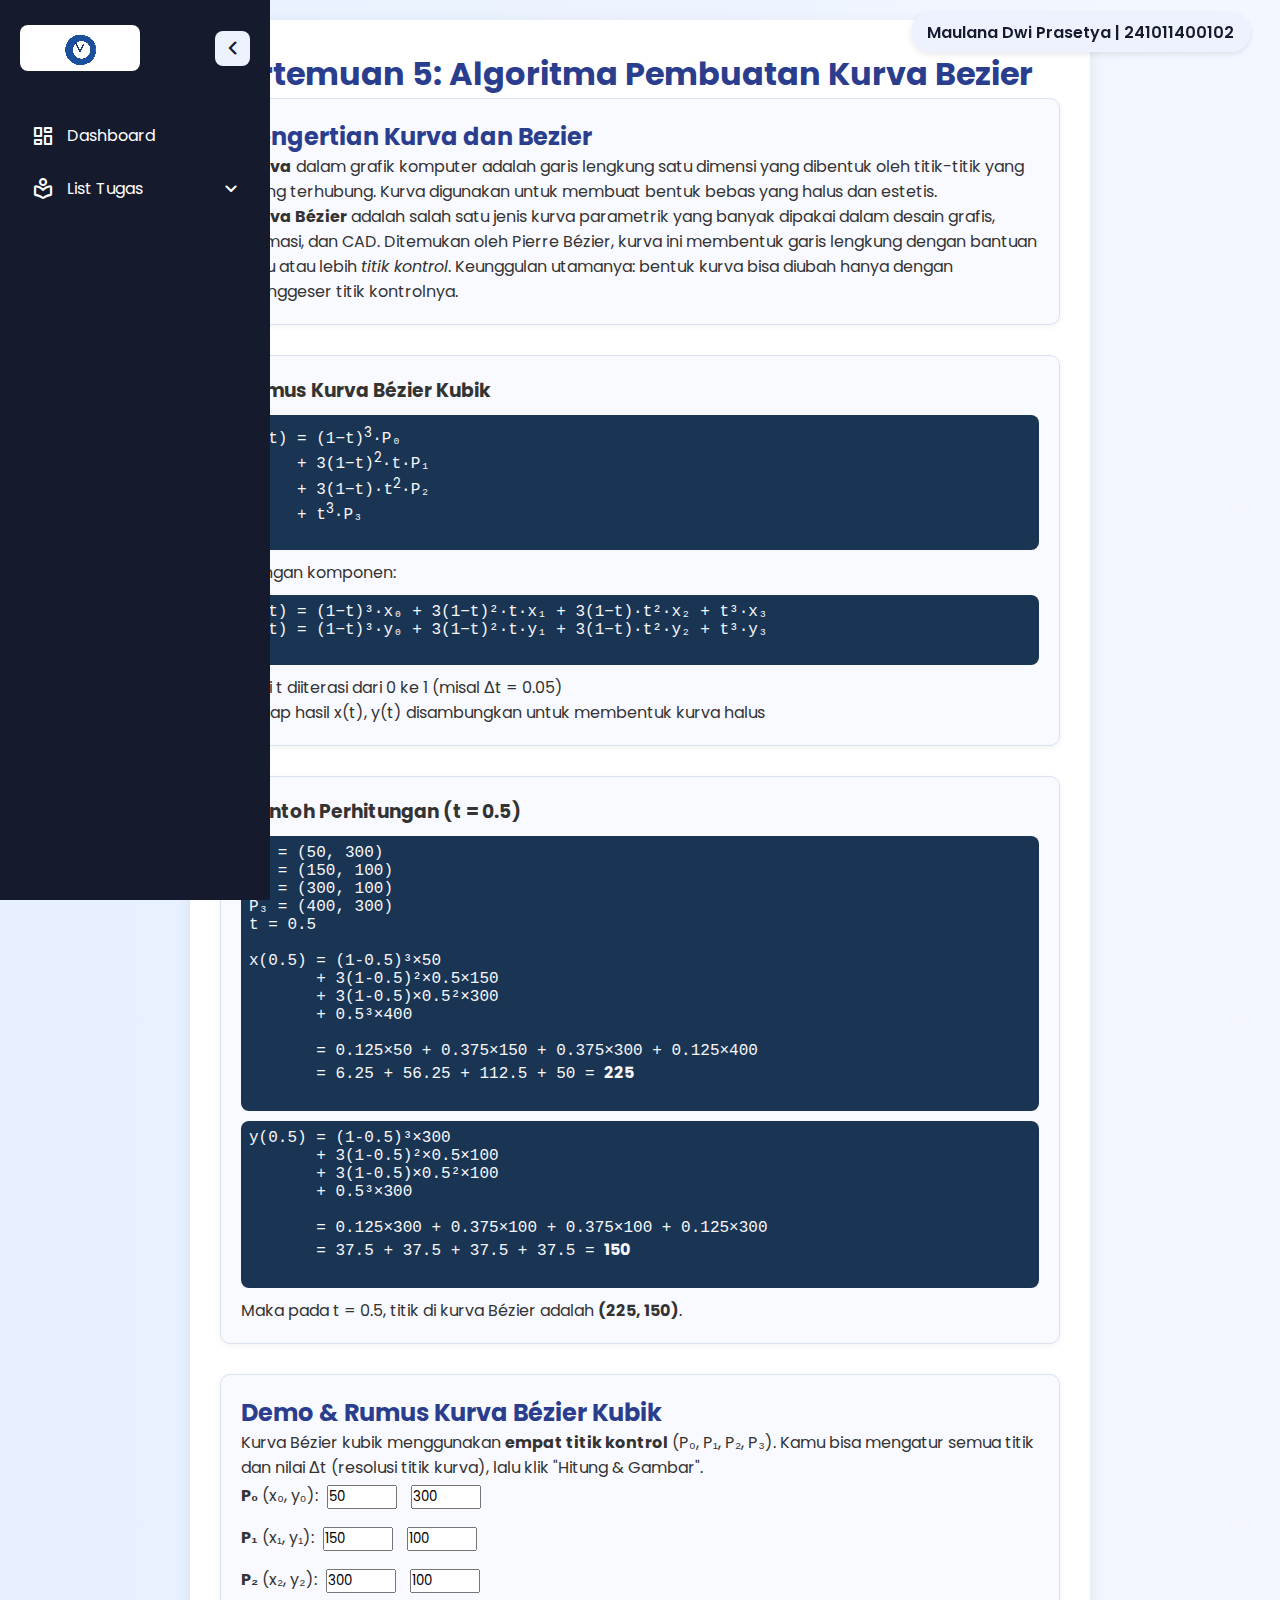
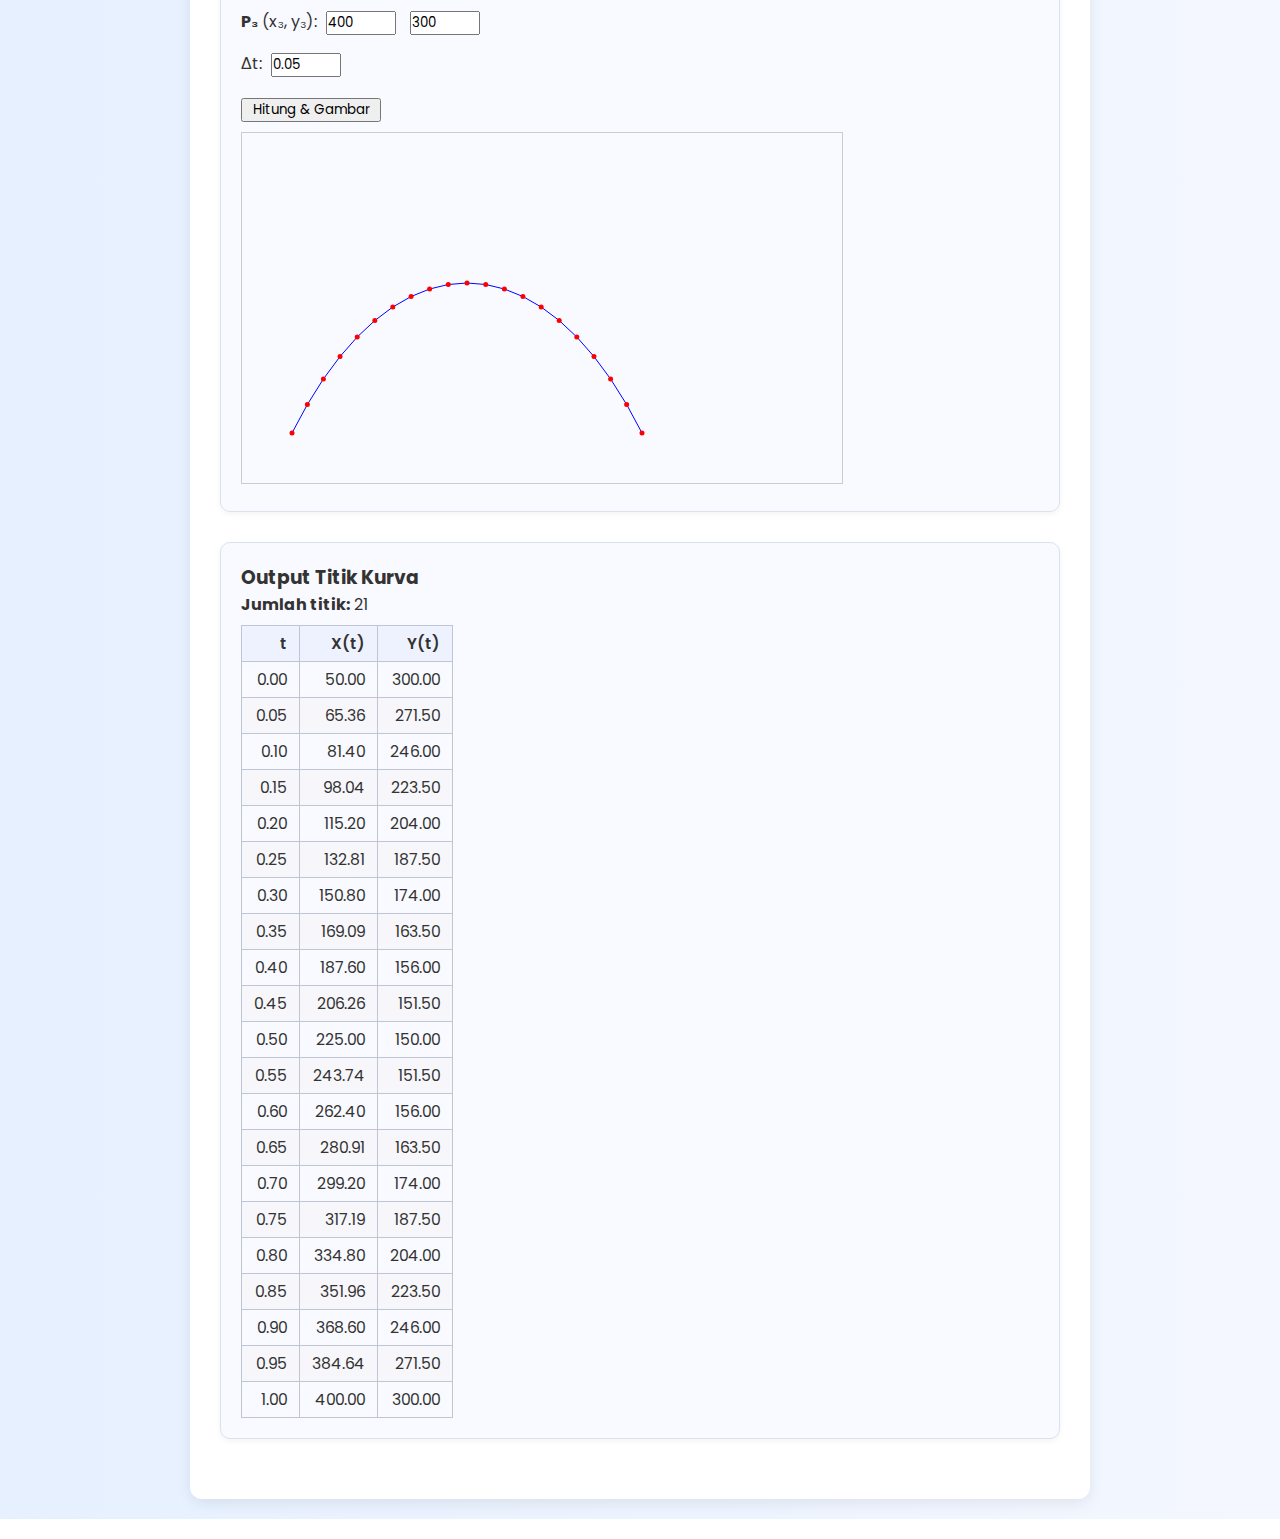
<file: listPert/pert5/index.html>
<!DOCTYPE html>
<html lang="id">
  <head>
    <meta charset="UTF-8" />
    <meta name="viewport" content="width=device-width, initial-scale=1.0" />
    <title>Pertemuan 5: Algoritma Pembuatan Kurva Bezier</title>
    <link rel="stylesheet" href="/style.css" />
    <link
      rel="stylesheet"
      href="https://fonts.googleapis.com/css2?family=Material+Symbols+Rounded"
    />
  </head>
  <style>
#tabelHasil {
  border-collapse: collapse;
  margin-top: 8px;
  font-size: 0.98em;
}
#tabelHasil th, #tabelHasil td {
  border: 1px solid #bfc5d2;
  padding: 6px 12px;
  text-align: right;
}
#tabelHasil th {
  background: #eef2ff;
  font-weight: 600;
}
#tabelHasil tr:nth-child(even) td {
  background: #f7f7fb;
}
</style>

  <body>
    <div id="dashboard">
      <button class="sidebar-menu-button">
        <span class="material-symbols-rounded">menu</span>
      </button>

      <aside class="sidebar">
        <header class="sidebar-header">
          <a href="#" class="header-logo">
            <video autoplay loop muted playsinline class="logo-video-square">
              <source src="/assets/src/logo.mp4" type="video/mp4" />
            </video>
            <video autoplay loop muted playsinline class="logo-video-landscape">
              <source src="/assets/src/logo2.mp4" type="video/mp4" />
            </video>
          </a>
          <button class="sidebar-toggler">
            <span class="material-symbols-rounded">chevron_left</span>
          </button>
        </header>
        <div class="page-header">
          <span class="user-name">Maulana Dwi Prasetya | 241011400102</span>
        </div>

        <nav class="sidebar-nav">
          <ul class="nav-list primary-nav">
            <li class="nav-item">
              <a href="/index.html" class="nav-link">
                <span class="material-symbols-rounded">dashboard</span>
                <span class="nav-label">Dashboard</span>
              </a>
              <ul class="dropdown-menu">
                <li class="nav-item">
                  <a class="nav-link dropdown-title">Dashboard</a>
                </li>
              </ul>
            </li>
            <!-- LIST TUGAS AKAN DIISI OTOMATIS DI SINI -->
            <li
              class="nav-item dropdown-container"
              id="auto-tugas-dropdown"
            ></li>
          </ul>
        </nav>
      </aside>

      <div class="container">
        <h1>Pertemuan 5: Algoritma Pembuatan Kurva Bezier</h1>
        <div class="card">
          <h2>Pengertian Kurva dan Bezier</h2>
          <p>
            <strong>Kurva</strong> dalam grafik komputer adalah garis lengkung
            satu dimensi yang dibentuk oleh titik-titik yang saling terhubung.
            Kurva digunakan untuk membuat bentuk bebas yang halus dan estetis.
          </p>
          <p>
            <strong>Kurva Bézier</strong> adalah salah satu jenis kurva
            parametrik yang banyak dipakai dalam desain grafis, animasi, dan
            CAD. Ditemukan oleh Pierre Bézier, kurva ini membentuk garis
            lengkung dengan bantuan satu atau lebih <em>titik kontrol</em>.
            Keunggulan utamanya: bentuk kurva bisa diubah hanya dengan menggeser
            titik kontrolnya.
          </p>
        </div>

        <div class="card" style="margin-top:18px;">
    <h3>Rumus Kurva Bézier Kubik</h3>
    <pre>
B(t) = (1−t)<sup>3</sup>·P₀
     + 3(1−t)<sup>2</sup>·t·P₁
     + 3(1−t)·t<sup>2</sup>·P₂
     + t<sup>3</sup>·P₃
    </pre>
    <p>
      Dengan komponen:
    </p>
    <pre>
x(t) = (1−t)³·x₀ + 3(1−t)²·t·x₁ + 3(1−t)·t²·x₂ + t³·x₃
y(t) = (1−t)³·y₀ + 3(1−t)²·t·y₁ + 3(1−t)·t²·y₂ + t³·y₃
    </pre>
    <ul>
      <li>Nilai t diiterasi dari 0 ke 1 (misal Δt = 0.05)</li>
      <li>Setiap hasil x(t), y(t) disambungkan untuk membentuk kurva halus</li>
    </ul>
  </div>

  <div class="card" style="margin-top:18px;">
    <h3>Contoh Perhitungan (t = 0.5)</h3>
    <pre>
P₀ = (50, 300)
P₁ = (150, 100)
P₂ = (300, 100)
P₃ = (400, 300)
t = 0.5

x(0.5) = (1-0.5)³×50 
       + 3(1-0.5)²×0.5×150 
       + 3(1-0.5)×0.5²×300 
       + 0.5³×400

       = 0.125×50 + 0.375×150 + 0.375×300 + 0.125×400
       = 6.25 + 56.25 + 112.5 + 50 = <b>225</b>
    </pre>
    <pre>
y(0.5) = (1-0.5)³×300 
       + 3(1-0.5)²×0.5×100 
       + 3(1-0.5)×0.5²×100 
       + 0.5³×300

       = 0.125×300 + 0.375×100 + 0.375×100 + 0.125×300
       = 37.5 + 37.5 + 37.5 + 37.5 = <b>150</b>
    </pre>
    <p>
      Maka pada t = 0.5, titik di kurva Bézier adalah <b>(225, 150)</b>.
    </p>
  </div>
  <div class="card">
  <h2>Demo & Rumus Kurva Bézier Kubik</h2>
  <p>
    Kurva Bézier kubik menggunakan <b>empat titik kontrol</b> (P₀, P₁, P₂, P₃). Kamu bisa mengatur semua titik dan nilai Δt (resolusi titik kurva), lalu klik "Hitung & Gambar".
  </p>
  <form id="bezierForm" onsubmit="event.preventDefault(); hitungKurva();">
     <div style="display:flex; flex-direction:column; gap:8px; max-width:340px;">
      <label>
        <b>P₀</b> (x₀, y₀): 
        <input type="number" id="x0" value="50" style="width:70px" />
        <input type="number" id="y0" value="300" style="width:70px" />
      </label>
      <label>
        <b>P₁</b> (x₁, y₁): 
        <input type="number" id="x1" value="150" style="width:70px" />
        <input type="number" id="y1" value="100" style="width:70px" />
      </label>
      <label>
        <b>P₂</b> (x₂, y₂): 
        <input type="number" id="x2" value="300" style="width:70px" />
        <input type="number" id="y2" value="100" style="width:70px" />
      </label>
      <label>
        <b>P₃</b> (x₃, y₃): 
        <input type="number" id="x3" value="400" style="width:70px" />
        <input type="number" id="y3" value="300" style="width:70px" />
      </label>
      <label>
        Δt:
        <input type="number" step="0.01" id="dt" value="0.05" style="width:70px" />
      </label>
      <button type="submit" style="margin-top:8px;width:140px">Hitung & Gambar</button>
    </div>
  </form>
  <canvas id="bezierCanvas" width="600" height="350" style="max-width:100%"></canvas>
</div>

  <div class="card" style="margin-top:18px;">
    <h3>Output Titik Kurva</h3>
    <strong>Jumlah titik:</strong> <span id="jumlahTitik"></span>
    <table id="tabelHasil" style="width:auto;">
      <thead>
        <tr><th>t</th><th>X(t)</th><th>Y(t)</th></tr>
      </thead>
      <tbody></tbody>
    </table>
  </div>
</div>

    <script src="/script.js"></script>
    <script>

function hitungKurva() {
    const canvas = document.getElementById("bezierCanvas");
    const ctx = canvas.getContext("2d");
    ctx.clearRect(0, 0, canvas.width, canvas.height);

    const x0 = parseFloat(document.getElementById("x0").value);
    const y0 = parseFloat(document.getElementById("y0").value);
    const x1 = parseFloat(document.getElementById("x1").value);
    const y1 = parseFloat(document.getElementById("y1").value);
    const x2 = parseFloat(document.getElementById("x2").value);
    const y2 = parseFloat(document.getElementById("y2").value);
    const x3 = parseFloat(document.getElementById("x3").value);
    const y3 = parseFloat(document.getElementById("y3").value);
    const dt = parseFloat(document.getElementById("dt").value);

    const steps = Math.floor(1 / dt);
    document.getElementById("jumlahTitik").textContent = steps + 1;

    const tbody = document.querySelector("#tabelHasil tbody");
    tbody.innerHTML = "";

    ctx.beginPath();
    ctx.moveTo(x0, y0);

    for (let i = 0; i <= steps; i++) {
        const t = i * dt;
        const xt = Math.pow(1 - t, 3) * x0 +
                   3 * Math.pow(1 - t, 2) * t * x1 +
                   3 * (1 - t) * Math.pow(t, 2) * x2 +
                   Math.pow(t, 3) * x3;

        const yt = Math.pow(1 - t, 3) * y0 +
                   3 * Math.pow(1 - t, 2) * t * y1 +
                   3 * (1 - t) * Math.pow(t, 2) * y2 +
                   Math.pow(t, 3) * y3;

        ctx.lineTo(xt, yt);

        const row = document.createElement("tr");
        row.innerHTML = `<td>${t.toFixed(2)}</td><td>${xt.toFixed(2)}</td><td>${yt.toFixed(2)}</td>`;
        tbody.appendChild(row);
    }

    ctx.strokeStyle = "blue";
    ctx.stroke();

    // Titik kurva berwarna merah
    ctx.fillStyle = "red";
    for (let i = 0; i <= steps; i++) {
        const t = i * dt;
        const xt = Math.pow(1 - t, 3) * x0 +
                   3 * Math.pow(1 - t, 2) * t * x1 +
                   3 * (1 - t) * Math.pow(t, 2) * x2 +
                   Math.pow(t, 3) * x3;

        const yt = Math.pow(1 - t, 3) * y0 +
                   3 * Math.pow(1 - t, 2) * t * y1 +
                   3 * (1 - t) * Math.pow(t, 2) * y2 +
                   Math.pow(t, 3) * y3;

        ctx.beginPath();
        ctx.arc(xt, yt, 2.5, 0, 2 * Math.PI);
        ctx.fill();
    }
}
window.addEventListener('DOMContentLoaded', hitungKurva);π

    </script>
  <script>
    generateSidebarListTugas();
    attachSidebarEvents();
  </script>
  </body>
</html>
</file>
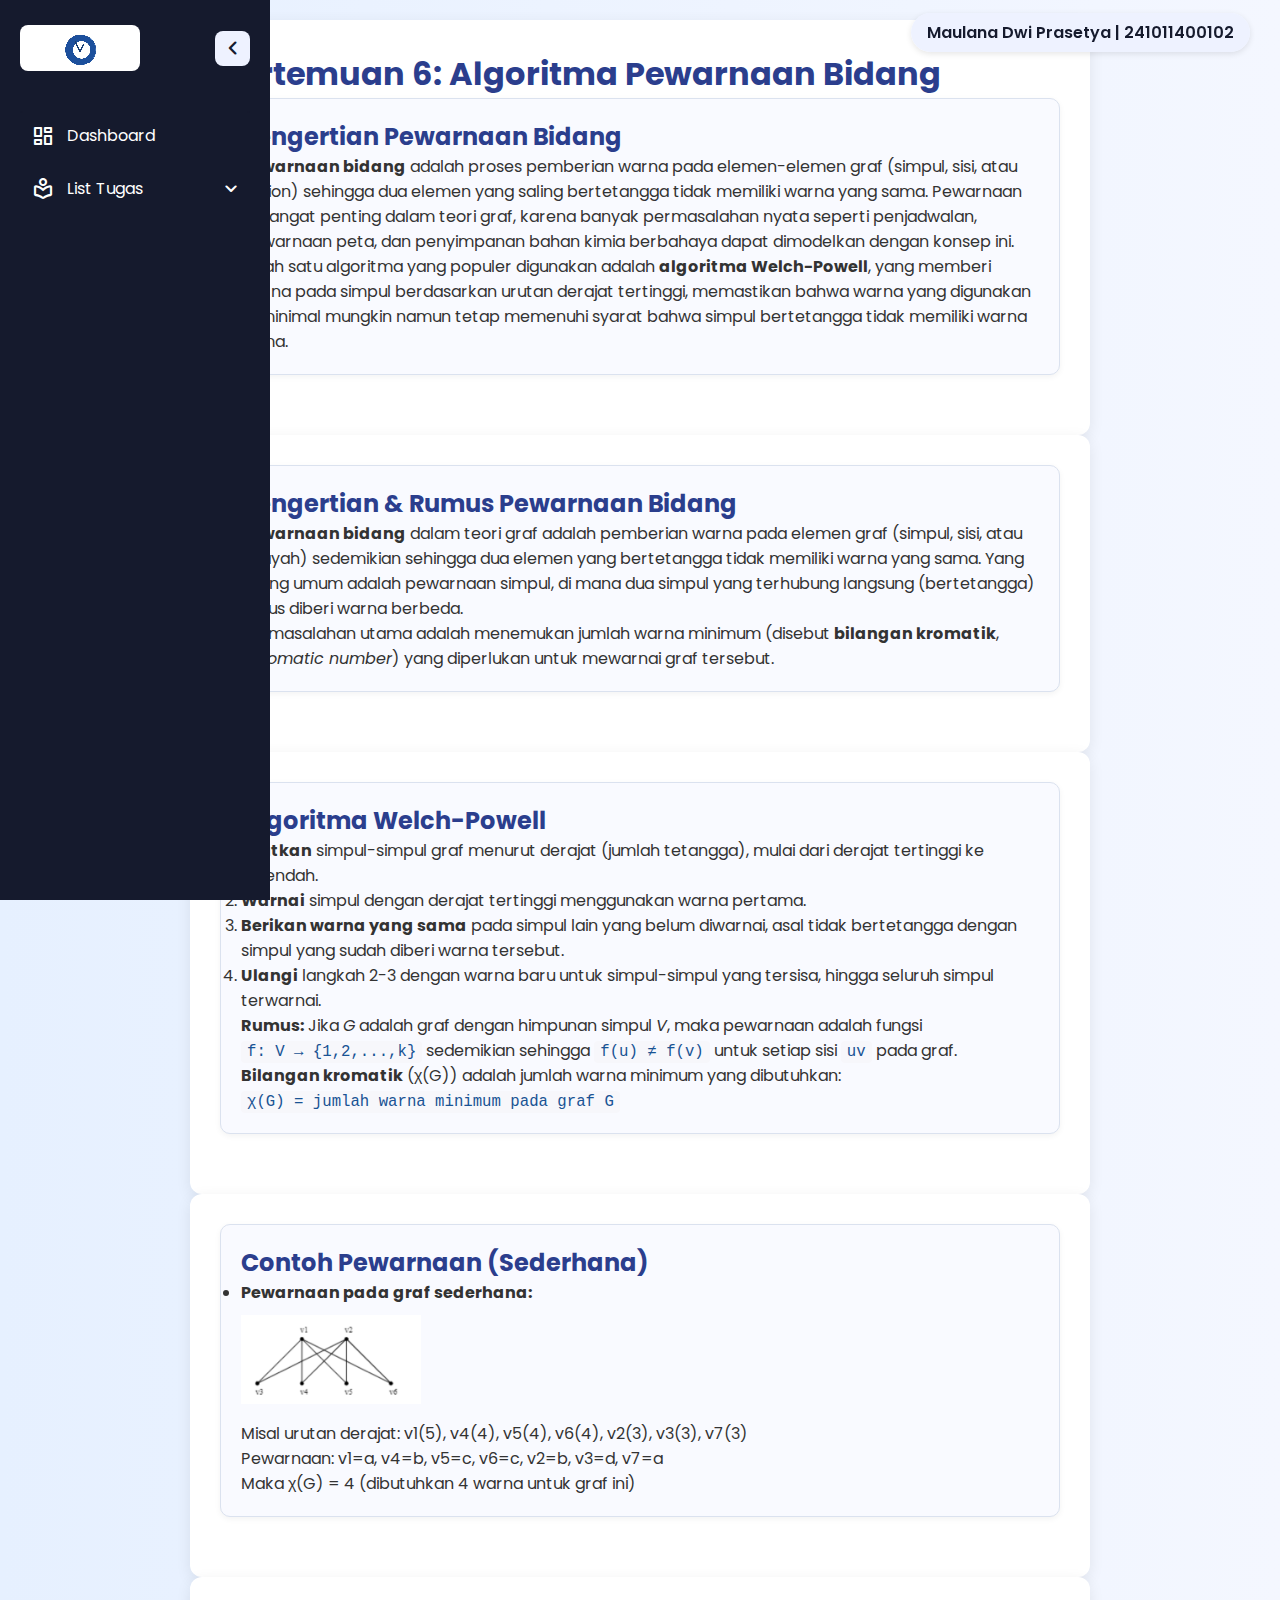
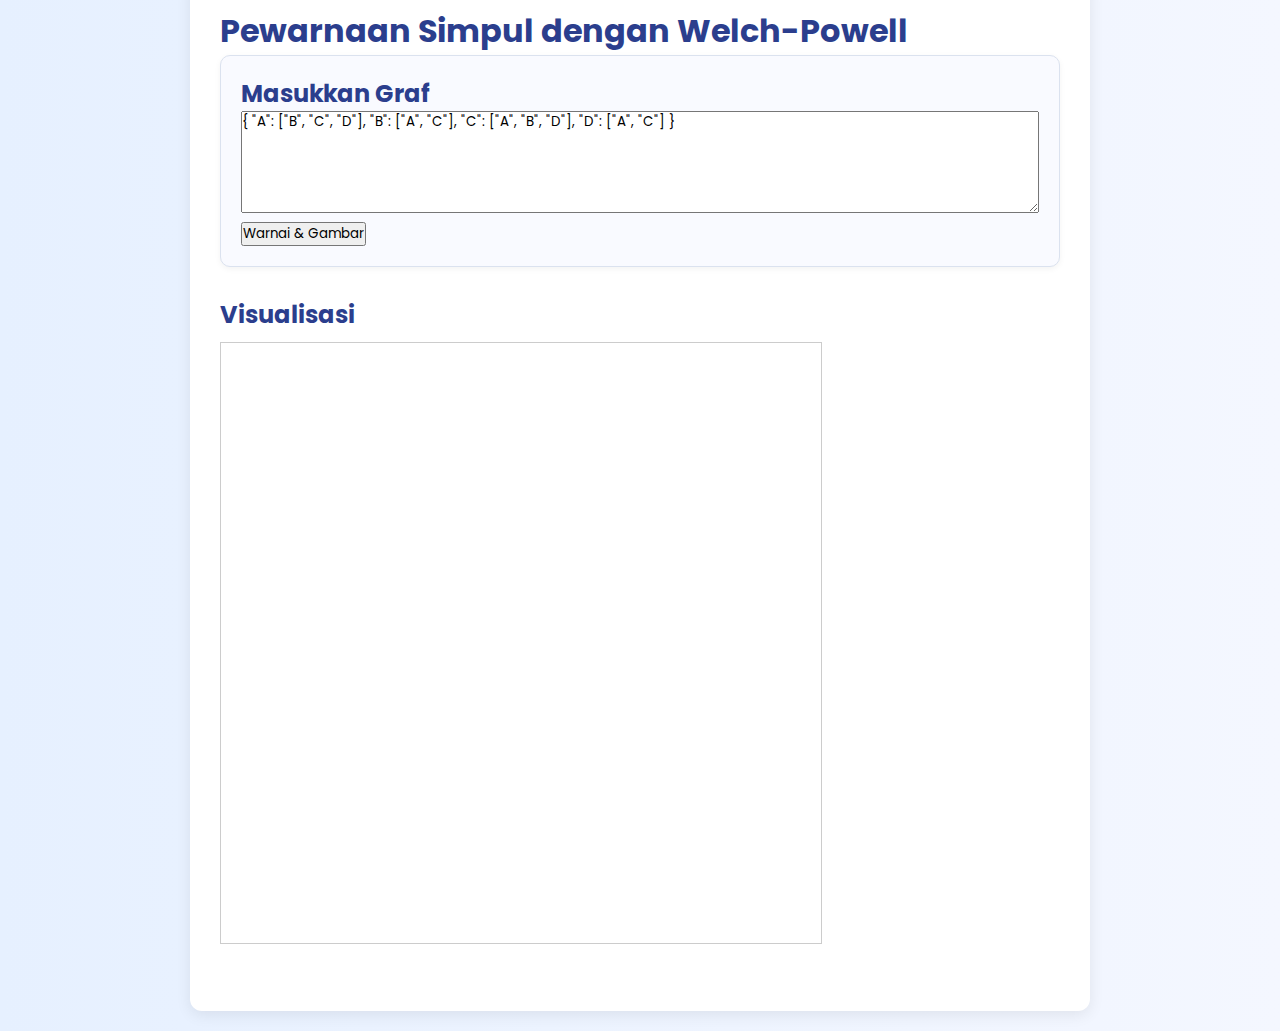
<file: listPert/pert6/index.html>
<!DOCTYPE html>
<html lang="id">
  <head>
    <meta charset="UTF-8" />
    <meta name="viewport" content="width=device-width, initial-scale=1.0" />
    <title>Pertemuan 6: Algoritma Pewarnaan Bidang</title>
    <link rel="stylesheet" href="/style.css" />
    <link
      rel="stylesheet"
      href="https://fonts.googleapis.com/css2?family=Material+Symbols+Rounded:opsz,wght,FILL,GRAD@24,400,0,0"
    />
  </head>
  <body>
    <button class="sidebar-menu-button">
      <span class="material-symbols-rounded">menu</span>
    </button>

    <aside class="sidebar">
      <header class="sidebar-header">
        <a href="#" class="header-logo">
          <video autoplay loop muted playsinline class="logo-video-square">
            <source src="/assets/src/logo.mp4" type="video/mp4" />
          </video>
          <video autoplay loop muted playsinline class="logo-video-landscape">
            <source src="/assets/src/logo2.mp4" type="video/mp4" />
          </video>
        </a>
        <button class="sidebar-toggler">
          <span class="material-symbols-rounded">chevron_left</span>
        </button>
      </header>

      <div class="page-header">
        <span class="user-name">Maulana Dwi Prasetya | 241011400102</span>
      </div>

      <nav class="sidebar-nav">
        <ul class="nav-list primary-nav">
          <li class="nav-item">
            <a href="/index.html" class="nav-link">
              <span class="material-symbols-rounded">dashboard</span>
              <span class="nav-label">Dashboard</span>
            </a>
            <ul class="dropdown-menu">
              <li class="nav-item">
                <a class="nav-link dropdown-title">Dashboard</a>
              </li>
            </ul>
          </li>
          <li class="nav-item dropdown-container" id="auto-tugas-dropdown"></li>
        </ul>
      </nav>
    </aside>

    <div class="container">
      <h1>Pertemuan 6: Algoritma Pewarnaan Bidang</h1>

      <div class="card">
        <h2>Pengertian Pewarnaan Bidang</h2>
        <p>
          <strong>Pewarnaan bidang</strong> adalah proses pemberian warna pada
          elemen-elemen graf (simpul, sisi, atau region) sehingga dua elemen
          yang saling bertetangga tidak memiliki warna yang sama. Pewarnaan ini
          sangat penting dalam teori graf, karena banyak permasalahan nyata
          seperti penjadwalan, pewarnaan peta, dan penyimpanan bahan kimia
          berbahaya dapat dimodelkan dengan konsep ini.
        </p>
        <p>
          Salah satu algoritma yang populer digunakan adalah
          <strong>algoritma Welch-Powell</strong>, yang memberi warna pada
          simpul berdasarkan urutan derajat tertinggi, memastikan bahwa warna
          yang digunakan seminimal mungkin namun tetap memenuhi syarat bahwa
          simpul bertetangga tidak memiliki warna sama.
        </p>
      </div>
    </div>
    <div class="container">
      <div class="card">
      <h2>Pengertian & Rumus Pewarnaan Bidang</h2>
      <p>
        <strong>Pewarnaan bidang</strong> dalam teori graf adalah pemberian
        warna pada elemen graf (simpul, sisi, atau wilayah) sedemikian sehingga
        dua elemen yang bertetangga tidak memiliki warna yang sama. Yang paling
        umum adalah pewarnaan simpul, di mana dua simpul yang terhubung langsung
        (bertetangga) harus diberi warna berbeda.
      </p>
      <p>
        Permasalahan utama adalah menemukan jumlah warna minimum (disebut
        <strong>bilangan kromatik</strong>, <em>chromatic number</em>) yang
        diperlukan untuk mewarnai graf tersebut.
      </p>
      </div>
    </div>

    <div class="container">
      <div class="card">
      <h2>Algoritma Welch-Powell</h2>
      <ol>
        <li>
          <strong>Urutkan</strong> simpul-simpul graf menurut derajat (jumlah
          tetangga), mulai dari derajat tertinggi ke terendah.
        </li>
        <li>
          <strong>Warnai</strong> simpul dengan derajat tertinggi menggunakan
          warna pertama.
        </li>
        <li>
          <strong>Berikan warna yang sama</strong> pada simpul lain yang belum
          diwarnai, asal tidak bertetangga dengan simpul yang sudah diberi warna
          tersebut.
        </li>
        <li>
          <strong>Ulangi</strong> langkah 2-3 dengan warna baru untuk
          simpul-simpul yang tersisa, hingga seluruh simpul terwarnai.
        </li>
      </ol>
      <p>
        <strong>Rumus:</strong> Jika <em>G</em> adalah graf dengan himpunan
        simpul <em>V</em>, maka pewarnaan adalah fungsi
        <code>f: V → {1,2,...,k}</code> sedemikian sehingga
        <code>f(u) ≠ f(v)</code> untuk setiap sisi <code>uv</code> pada graf.
      </p>
      <p>
        <strong>Bilangan kromatik</strong> (χ(G)) adalah jumlah warna minimum
        yang dibutuhkan:
        <br />
        <code>χ(G) = jumlah warna minimum pada graf G</code>
      </p>
      </div>
    </div>

    <div class="container">
      <div class="card">
      <h2>Contoh Pewarnaan (Sederhana)</h2>
      <ul>
        <li>
          <strong>Pewarnaan pada graf sederhana:</strong>
          <br />
          <img
            src="/assets/src/graf-pewarnaan.png"
            alt="Contoh graf"
            style="max-width: 180px; margin: 10px 0"
          />
          <br />
          Misal urutan derajat: v1(5), v4(4), v5(4), v6(4), v2(3), v3(3),
          v7(3)<br />
          Pewarnaan: v1=a, v4=b, v5=c, v6=c, v2=b, v3=d, v7=a<br />
          Maka χ(G) = 4 (dibutuhkan 4 warna untuk graf ini)
        </li>
      </ul>
      </div>
    </div>

    <div class="container">
      <h1>Pewarnaan Simpul dengan Welch-Powell</h1>

      <div class="card">
        <h2>Masukkan Graf</h2>
        <textarea id="inputGraph" rows="5" style="width: 100%">
{ "A": ["B", "C", "D"], "B": ["A", "C"], "C": ["A", "B", "D"], "D": ["A", "C"] }</textarea
        >
        <button onclick="colorAndDrawGraph()">Warnai & Gambar</button>
      </div>

      <div class="section">
        <h2>Visualisasi</h2>
        <canvas id="graphCanvas" width="600" height="600"></canvas>
        <div id="coloringResult"></div>
      </div>
    </div>

    <script src="/script.js"></script>
    <script>
      const canvas = document.getElementById("graphCanvas");
      const ctx = canvas.getContext("2d");

      function colorAndDrawGraph() {
        const graph = JSON.parse(document.getElementById("inputGraph").value);
        const vertices = Object.keys(graph);

        vertices.sort((a, b) => graph[b].length - graph[a].length);

        const colors = {};
        let currentColor = 1;

        for (const v of vertices) {
          if (colors[v]) continue;

          colors[v] = currentColor;
          for (const u of vertices) {
            if (
              !colors[u] &&
              !graph[v].includes(u) &&
              isSafeToColor(u, currentColor, colors, graph)
            ) {
              colors[u] = currentColor;
            }
          }

          currentColor++;
        }

        const output = Object.entries(colors)
          .map(([v, c]) => `<li><strong>${v}</strong>: Warna ${c}</li>`)
          .join("");
        document.getElementById(
          "coloringResult"
        ).innerHTML = `<ul>${output}</ul>`;

        drawGraph(graph, colors);
      }

      function isSafeToColor(vertex, color, colors, graph) {
        return graph[vertex].every((neighbor) => colors[neighbor] !== color);
      }

      function drawGraph(graph, colors) {
        ctx.clearRect(0, 0, canvas.width, canvas.height);

        const vertices = Object.keys(graph);
        const centerX = canvas.width / 2;
        const centerY = canvas.height / 2;
        const radius = 200;
        const angleStep = (2 * Math.PI) / vertices.length;

        const positions = {};
        const colorMap = [
          "#FF6B6B",
          "#4ECDC4",
          "#FFD93D",
          "#A29BFE",
          "#F79F1F",
          "#00B894",
        ];

        vertices.forEach((v, i) => {
          const angle = i * angleStep;
          const x = centerX + radius * Math.cos(angle);
          const y = centerY + radius * Math.sin(angle);
          positions[v] = { x, y };
        });

        // Draw edges
        ctx.strokeStyle = "#999";
        ctx.lineWidth = 1.5;
        for (let v of vertices) {
          for (let neighbor of graph[v]) {
            if (vertices.indexOf(v) < vertices.indexOf(neighbor)) {
              ctx.beginPath();
              ctx.moveTo(positions[v].x, positions[v].y);
              ctx.lineTo(positions[neighbor].x, positions[neighbor].y);
              ctx.stroke();
            }
          }
        }

        // Draw nodes
        vertices.forEach((v) => {
          const { x, y } = positions[v];
          ctx.beginPath();
          ctx.fillStyle = colorMap[(colors[v] - 1) % colorMap.length];
          ctx.arc(x, y, 20, 0, Math.PI * 2);
          ctx.fill();
          ctx.strokeStyle = "#333";
          ctx.stroke();

          ctx.fillStyle = "#fff";
          ctx.font = "16px Poppins";
          ctx.textAlign = "center";
          ctx.textBaseline = "middle";
          ctx.fillText(v, x, y);
        });
      }
    </script>
    <script>
      generateSidebarListTugas();
      attachSidebarEvents();
    </script>
  </body>
</html>
</file>
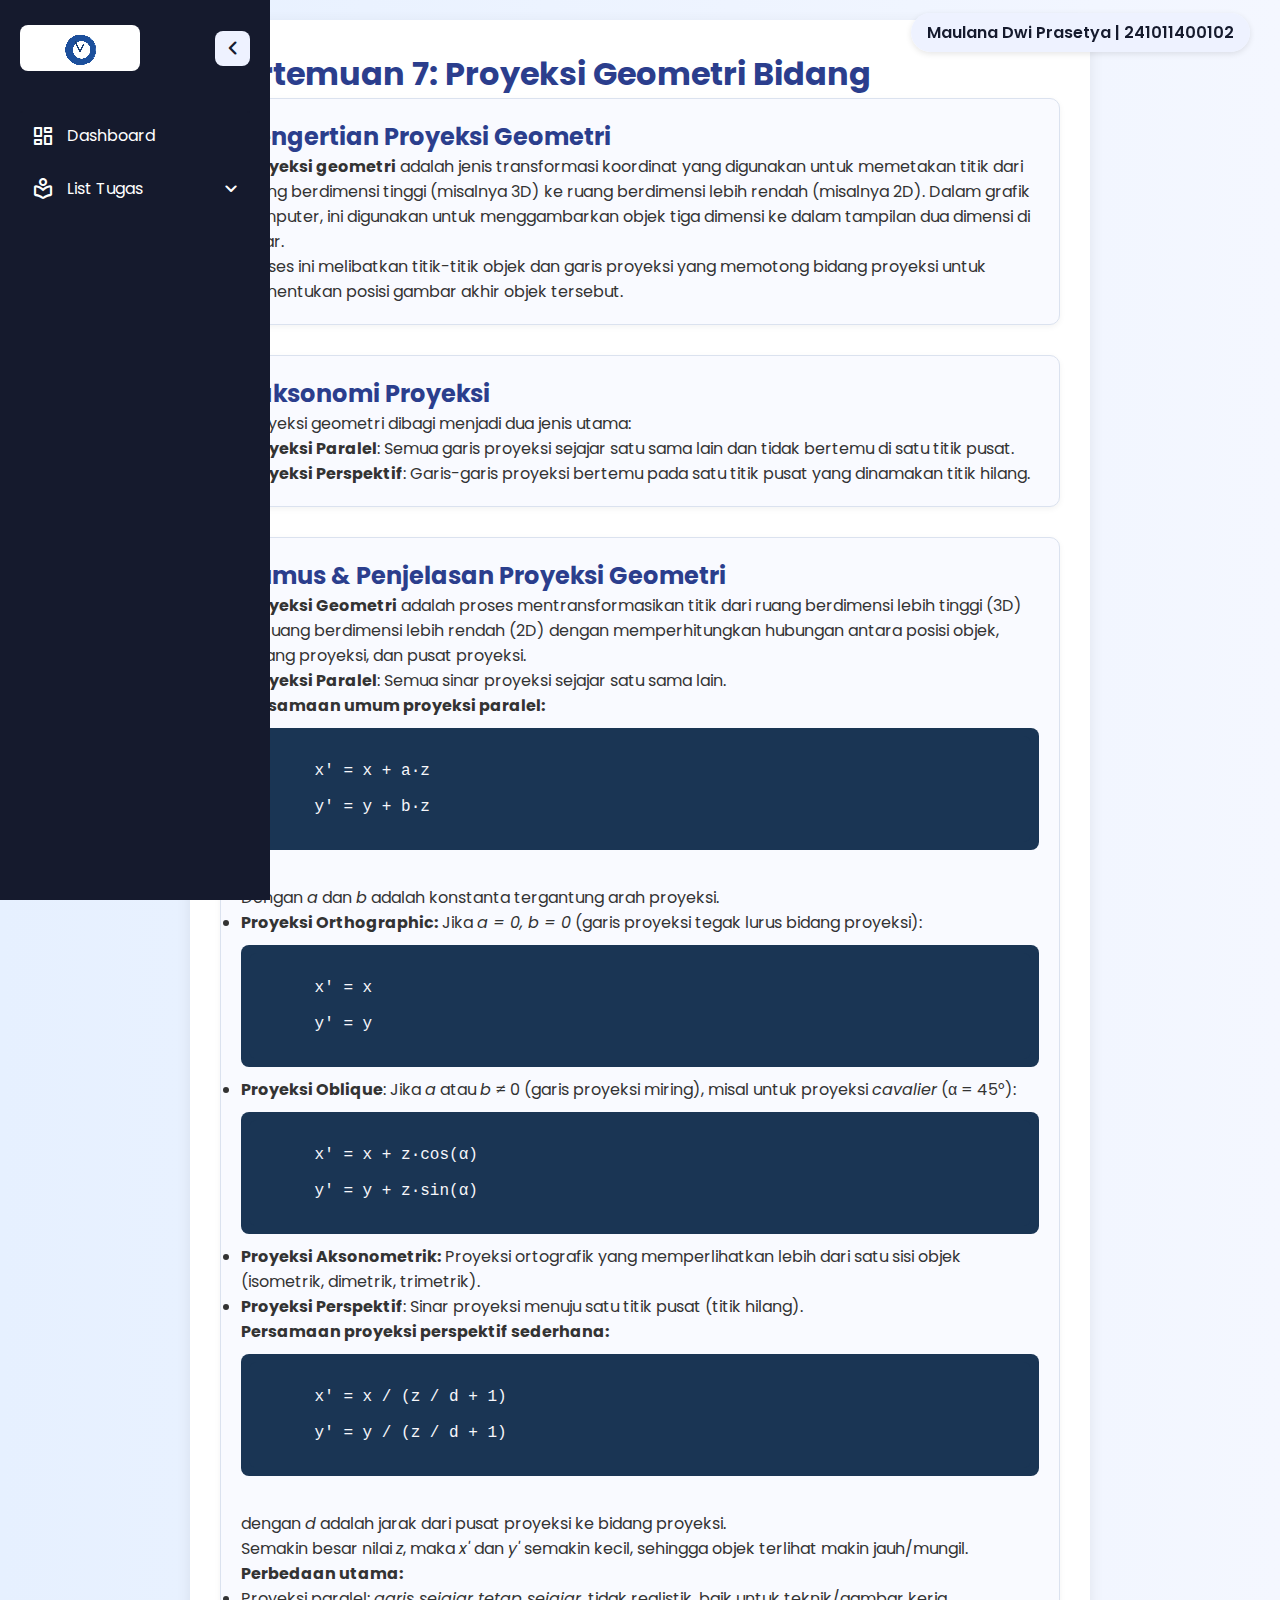
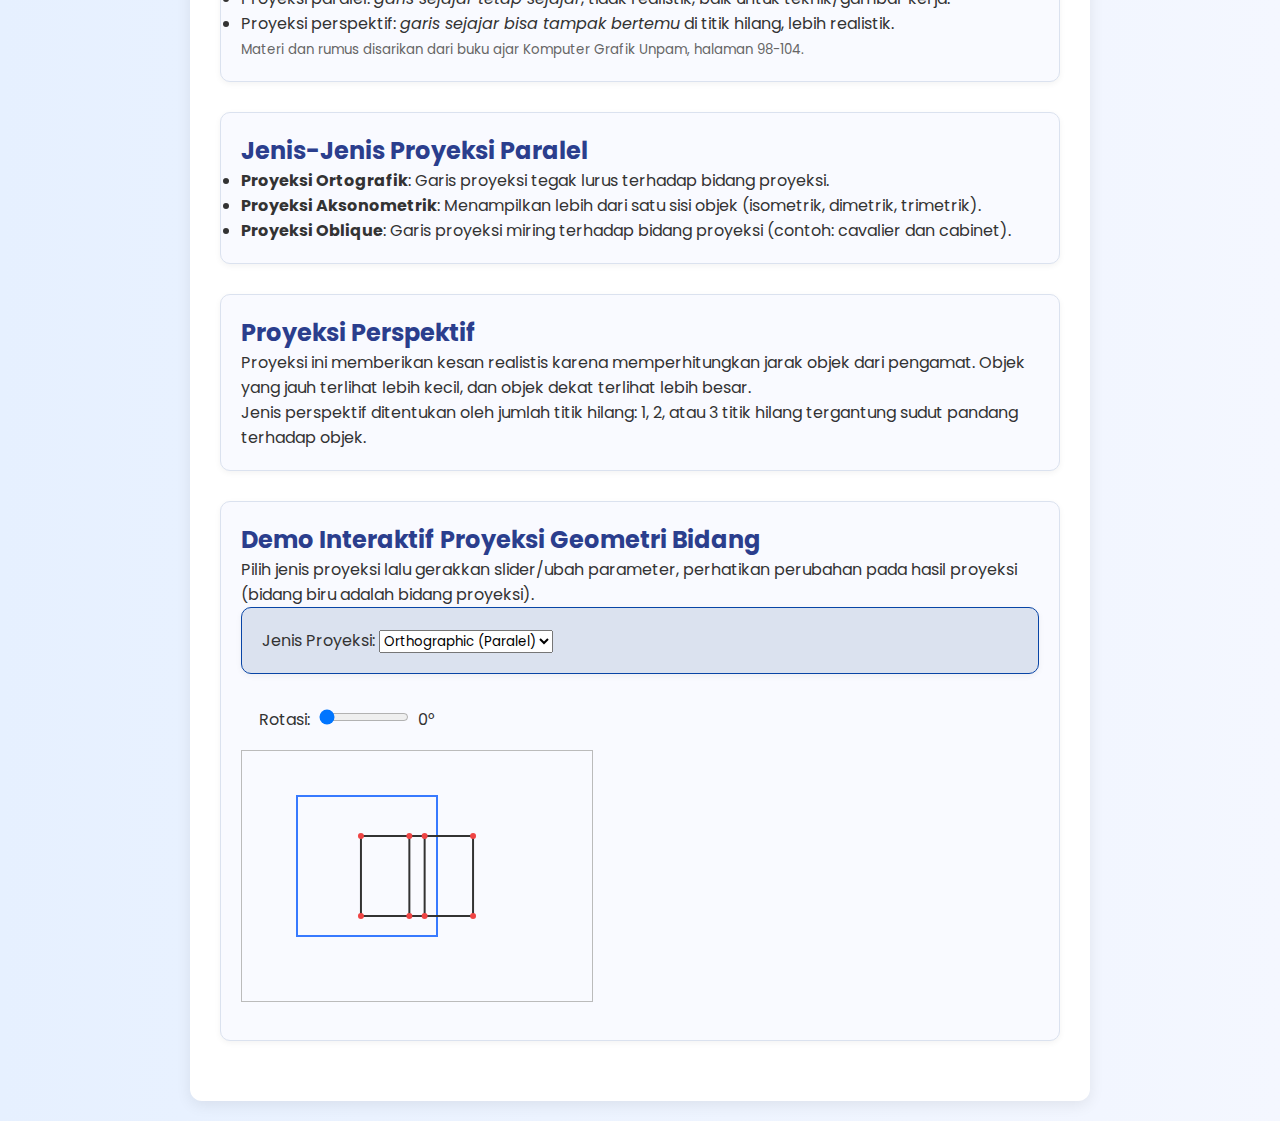
<file: listPert/pert7/index.html>
<!DOCTYPE html>
<html lang="id">
<head>
  <meta charset="UTF-8" />
  <meta name="viewport" content="width=device-width, initial-scale=1.0"/>
  <title>Pertemuan 7: Proyeksi Geometri Bidang</title>
  <link rel="stylesheet" href="/style.css">
  <link rel="stylesheet" href="https://fonts.googleapis.com/css2?family=Material+Symbols+Rounded:opsz,wght,FILL,GRAD@24,400,0,0" />
</head>
<body>
  <!-- mobile sidebar menu button -->
  <button class="sidebar-menu-button">
    <span class="material-symbols-rounded">menu</span>
  </button>

  <aside class="sidebar">
    <header class="sidebar-header">
      <a href="#" class="header-logo">
        <video autoplay loop muted playsinline class="logo-video-square">
          <source src="/assets/src/logo.mp4" type="video/mp4">
        </video>
        <video autoplay loop muted playsinline class="logo-video-landscape">
          <source src="/assets/src/logo2.mp4" type="video/mp4">
        </video>
      </a>
      <button class="sidebar-toggler">
        <span class="material-symbols-rounded">chevron_left</span>
      </button>
    </header>

    <div class="page-header">
      <span class="user-name">Maulana Dwi Prasetya | 241011400102</span>
    </div>

    <nav class="sidebar-nav">
      <ul class="nav-list primary-nav">
        <li class="nav-item">
          <a href="/index.html" class="nav-link">
            <span class="material-symbols-rounded">dashboard</span>
            <span class="nav-label">Dashboard</span>
          </a>
          <ul class="dropdown-menu">
            <li class="nav-item"><a class="nav-link dropdown-title">Dashboard</a></li>
          </ul>
        </li>
        <li class="nav-item dropdown-container" id="auto-tugas-dropdown"></li>
      </ul>
    </nav>
  </aside>

  <div class="container">
    <h1>Pertemuan 7: Proyeksi Geometri Bidang</h1>

    <div class="card">
      <h2>Pengertian Proyeksi Geometri</h2>
      <p><strong>Proyeksi geometri</strong> adalah jenis transformasi koordinat yang digunakan untuk memetakan titik dari ruang berdimensi tinggi (misalnya 3D) ke ruang berdimensi lebih rendah (misalnya 2D). Dalam grafik komputer, ini digunakan untuk menggambarkan objek tiga dimensi ke dalam tampilan dua dimensi di layar.</p>
      <p>Proses ini melibatkan titik-titik objek dan garis proyeksi yang memotong bidang proyeksi untuk menentukan posisi gambar akhir objek tersebut.</p>
    </div>

    <div class="card">
      <h2>Taksonomi Proyeksi</h2>
      <p>Proyeksi geometri dibagi menjadi dua jenis utama:</p>
      <ul>
        <li><strong>Proyeksi Paralel</strong>: Semua garis proyeksi sejajar satu sama lain dan tidak bertemu di satu titik pusat.</li>
        <li><strong>Proyeksi Perspektif</strong>: Garis-garis proyeksi bertemu pada satu titik pusat yang dinamakan titik hilang.</li>
      </ul>
    </div>
<div class="card">
  <h2>Rumus & Penjelasan Proyeksi Geometri</h2>
  <ul>
    <li>
      <strong>Proyeksi Geometri</strong> adalah proses mentransformasikan titik dari ruang berdimensi lebih tinggi (3D) ke ruang berdimensi lebih rendah (2D) dengan memperhitungkan hubungan antara posisi objek, bidang proyeksi, dan pusat proyeksi.
    </li>
    <li>
      <strong>Proyeksi Paralel</strong>: Semua sinar proyeksi sejajar satu sama lain.<br>
      <strong>Persamaan umum proyeksi paralel:</strong>
      <br>
      <pre><code>
      x' = x + a·z<br>
      y' = y + b·z
      </code></pre>
      <br>
      Dengan <em>a</em> dan <em>b</em> adalah konstanta tergantung arah proyeksi.
    </li>
    <li>
      <strong>Proyeksi Orthographic:</strong> Jika <em>a = 0, b = 0</em> (garis proyeksi tegak lurus bidang proyeksi):<br>
      <pre><code>
      x' = x<br>
      y' = y
      </code></pre>
      </li>
    <li>
      <strong>Proyeksi Oblique</strong>: Jika <em>a</em> atau <em>b</em> ≠ 0 (garis proyeksi miring), misal untuk proyeksi <em>cavalier</em> (α = 45°):<br>
      <pre><code>
      x' = x + z·cos(α)<br>
      y' = y + z·sin(α)
      </code></pre>
      </li>
    <li>
      <strong>Proyeksi Aksonometrik:</strong> Proyeksi ortografik yang memperlihatkan lebih dari satu sisi objek (isometrik, dimetrik, trimetrik).
    </li>
    <li>
      <strong>Proyeksi Perspektif</strong>: Sinar proyeksi menuju satu titik pusat (titik hilang).
      <br>
      <strong>Persamaan proyeksi perspektif sederhana:</strong>
      <br>
      <pre><code>
      x' = x / (z / d + 1)<br>
      y' = y / (z / d + 1)
      </code></pre>
      <br>
      dengan <em>d</em> adalah jarak dari pusat proyeksi ke bidang proyeksi.<br>
      Semakin besar nilai <em>z</em>, maka <em>x'</em> dan <em>y'</em> semakin kecil, sehingga objek terlihat makin jauh/mungil.
    </li>
  </ul>
  <p><strong>Perbedaan utama:</strong></p>
  <ul>
    <li>Proyeksi paralel: <em>garis sejajar tetap sejajar</em>, tidak realistik, baik untuk teknik/gambar kerja.</li>
    <li>Proyeksi perspektif: <em>garis sejajar bisa tampak bertemu</em> di titik hilang, lebih realistik.</li>
  </ul>
  <small style="color:#666;">Materi dan rumus disarikan dari buku ajar Komputer Grafik Unpam, halaman 98-104.</small>
</div>

    <div class="card">
      <h2>Jenis-Jenis Proyeksi Paralel</h2>
      <ul>
        <li><strong>Proyeksi Ortografik</strong>: Garis proyeksi tegak lurus terhadap bidang proyeksi.</li>
        <li><strong>Proyeksi Aksonometrik</strong>: Menampilkan lebih dari satu sisi objek (isometrik, dimetrik, trimetrik).</li>
        <li><strong>Proyeksi Oblique</strong>: Garis proyeksi miring terhadap bidang proyeksi (contoh: cavalier dan cabinet).</li>
      </ul>
    </div>

    <div class="card">
      <h2>Proyeksi Perspektif</h2>
      <p>Proyeksi ini memberikan kesan realistis karena memperhitungkan jarak objek dari pengamat. Objek yang jauh terlihat lebih kecil, dan objek dekat terlihat lebih besar.</p>
      <p>Jenis perspektif ditentukan oleh jumlah titik hilang: 1, 2, atau 3 titik hilang tergantung sudut pandang terhadap objek.</p>
    </div>
      <div class="card">
  <h2>Demo Interaktif Proyeksi Geometri Bidang</h2>
  <p>Pilih jenis proyeksi lalu gerakkan slider/ubah parameter, perhatikan perubahan pada hasil proyeksi (bidang biru adalah bidang proyeksi).</p>
  
  <div class="card2">
    Jenis Proyeksi: 
    <select id="projectionType">
      <option value="orthographic">Orthographic (Paralel)</option>
      <option value="oblique">Oblique (Cavalier)</option>
      <option value="perspective">Perspective</option>
    </select>
  </div>
  <span id="paramPanel" style="margin-left:18px;"> </span>
  <canvas id="projCanvas" width="350" height="250" style="border:1px solid #bbb; display:block; margin:18px 0;"></canvas>
  </div>
  </div>


 <script>
function drawProjectionDemo() {
  const ctx = document.getElementById("projCanvas").getContext("2d");
  ctx.clearRect(0, 0, 350, 250);

  // Koordinat kubus 3D (8 titik)
  const cube = [
    [-40,-40,40], [40,-40,40], [40,40,40], [-40,40,40], // depan
    [-40,-40,-40], [40,-40,-40], [40,40,-40], [-40,40,-40] // belakang
  ];
  const edges = [
    [0,1],[1,2],[2,3],[3,0], // depan
    [4,5],[5,6],[6,7],[7,4], // belakang
    [0,4],[1,5],[2,6],[3,7]  // penghubung
  ];
  // Transform (rotasi kecil agar tidak datar)
  function rotateY([x,y,z],theta) {
    const ct=Math.cos(theta), st=Math.sin(theta);
    return [x*ct-z*st, y, x*st+z*ct];
  }
  function rotateX([x,y,z],phi) {
    const ct=Math.cos(phi), st=Math.sin(phi);
    return [x, y*ct-z*st, y*st+z*ct];
  }
  // Proyeksi
  const type = document.getElementById("projectionType").value;
  let orthoRot = parseFloat(document.getElementById("orthoRot")?.value || 0);
  let alpha = parseFloat(document.getElementById("obliqueAlpha")?.value || (Math.PI/4));
  let d = parseFloat(document.getElementById("perspD")?.value || 100);
  function project([x, y, z]) {
    if (type === "orthographic") {
      return { x: x+175, y: y+125 };
    } else if (type === "oblique") {
      // Cavalier: alpha = 45deg, L=1
      return { x: x + z * Math.cos(alpha) + 175, y: y + z * Math.sin(alpha) + 125 };
    } else {
      // Perspektif sederhana (pusat proyeksi di -d pada z)
      return { x: x/(1-z/d)+175, y: y/(1-z/d)+125 };
    }
  }
  // Gambar bidang proyeksi (kotak biru)
  ctx.save();
  ctx.strokeStyle="#387aff";
  ctx.lineWidth=2;
  ctx.strokeRect(55,45,140,140);
  ctx.restore();

  // Proyeksikan dan gambar
  // let pts = cube.map(pt => rotateY(rotateX(pt,0.45),-0.65)).map(project);
  let pts;
  if(type === "orthographic") {
    pts = cube.map(pt => rotateY(rotateX(pt, orthoRot),-0.65)).map(project);
  } else {
    pts = cube.map(pt => rotateY(rotateX(pt,0.45),-0.65)).map(project);
  }


  // Gambar edges
  ctx.save();
  ctx.strokeStyle="#333";
  ctx.lineWidth=2;
  edges.forEach(([a,b])=>{
    ctx.beginPath();
    ctx.moveTo(pts[a].x,pts[a].y);
    ctx.lineTo(pts[b].x,pts[b].y);
    ctx.stroke();
  });
  ctx.restore();

  // Titik kontrol
  ctx.save();
  pts.forEach(p=>{
    ctx.beginPath();
    ctx.arc(p.x,p.y,3,0,2*Math.PI);
    ctx.fillStyle="#ef4444";
    ctx.fill();
  });
  ctx.restore();
}

function updateProjectionParams() {
  const type = document.getElementById("projectionType").value;
  const panel = document.getElementById("paramPanel");
  if(type === "orthographic") {
  panel.innerHTML = `Rotasi: <input type="range" id="orthoRot" min="0" max="6.283" step="0.01" value="0" style="width:90px;" oninput="drawProjectionDemo()"> <span id="orthoRotVal">0°</span>`;
  document.getElementById("orthoRot").addEventListener("input", function(){
    document.getElementById("orthoRotVal").textContent = Math.round(this.value * 180 / Math.PI) + '°';
    drawProjectionDemo();
  });
} else if(type === "oblique") {
    panel.innerHTML = `Sudut α: <input type="range" id="obliqueAlpha" min="0" max="${Math.PI/2}" step="0.01" value="${Math.PI/4}" style="width:90px;" oninput="drawProjectionDemo()"> <span id="obliqueVal">45°</span>`;
    document.getElementById("obliqueAlpha").addEventListener("input", function(){
      document.getElementById("obliqueVal").textContent = Math.round(180/Math.PI*this.value) + '°';
      drawProjectionDemo();
    });
  } else if(type === "perspective") {
    panel.innerHTML = `Jarak Titik Pusat (d): <input type="range" id="perspD" min="80" max="300" step="1" value="120" style="width:90px;" oninput="drawProjectionDemo()"> <span id="perspVal">120</span>`;
    document.getElementById("perspD").addEventListener("input", function(){
      document.getElementById("perspVal").textContent = this.value;
      drawProjectionDemo();
    });
  } else {
    panel.innerHTML = '';
  }
  drawProjectionDemo();
}
document.getElementById("projectionType").addEventListener("change", updateProjectionParams);
window.addEventListener("DOMContentLoaded", updateProjectionParams);
</script>
 
  <script src="/script.js"></script>
  <script>
      generateSidebarListTugas();
      attachSidebarEvents();
  </script>
</body>
</html>
</file>
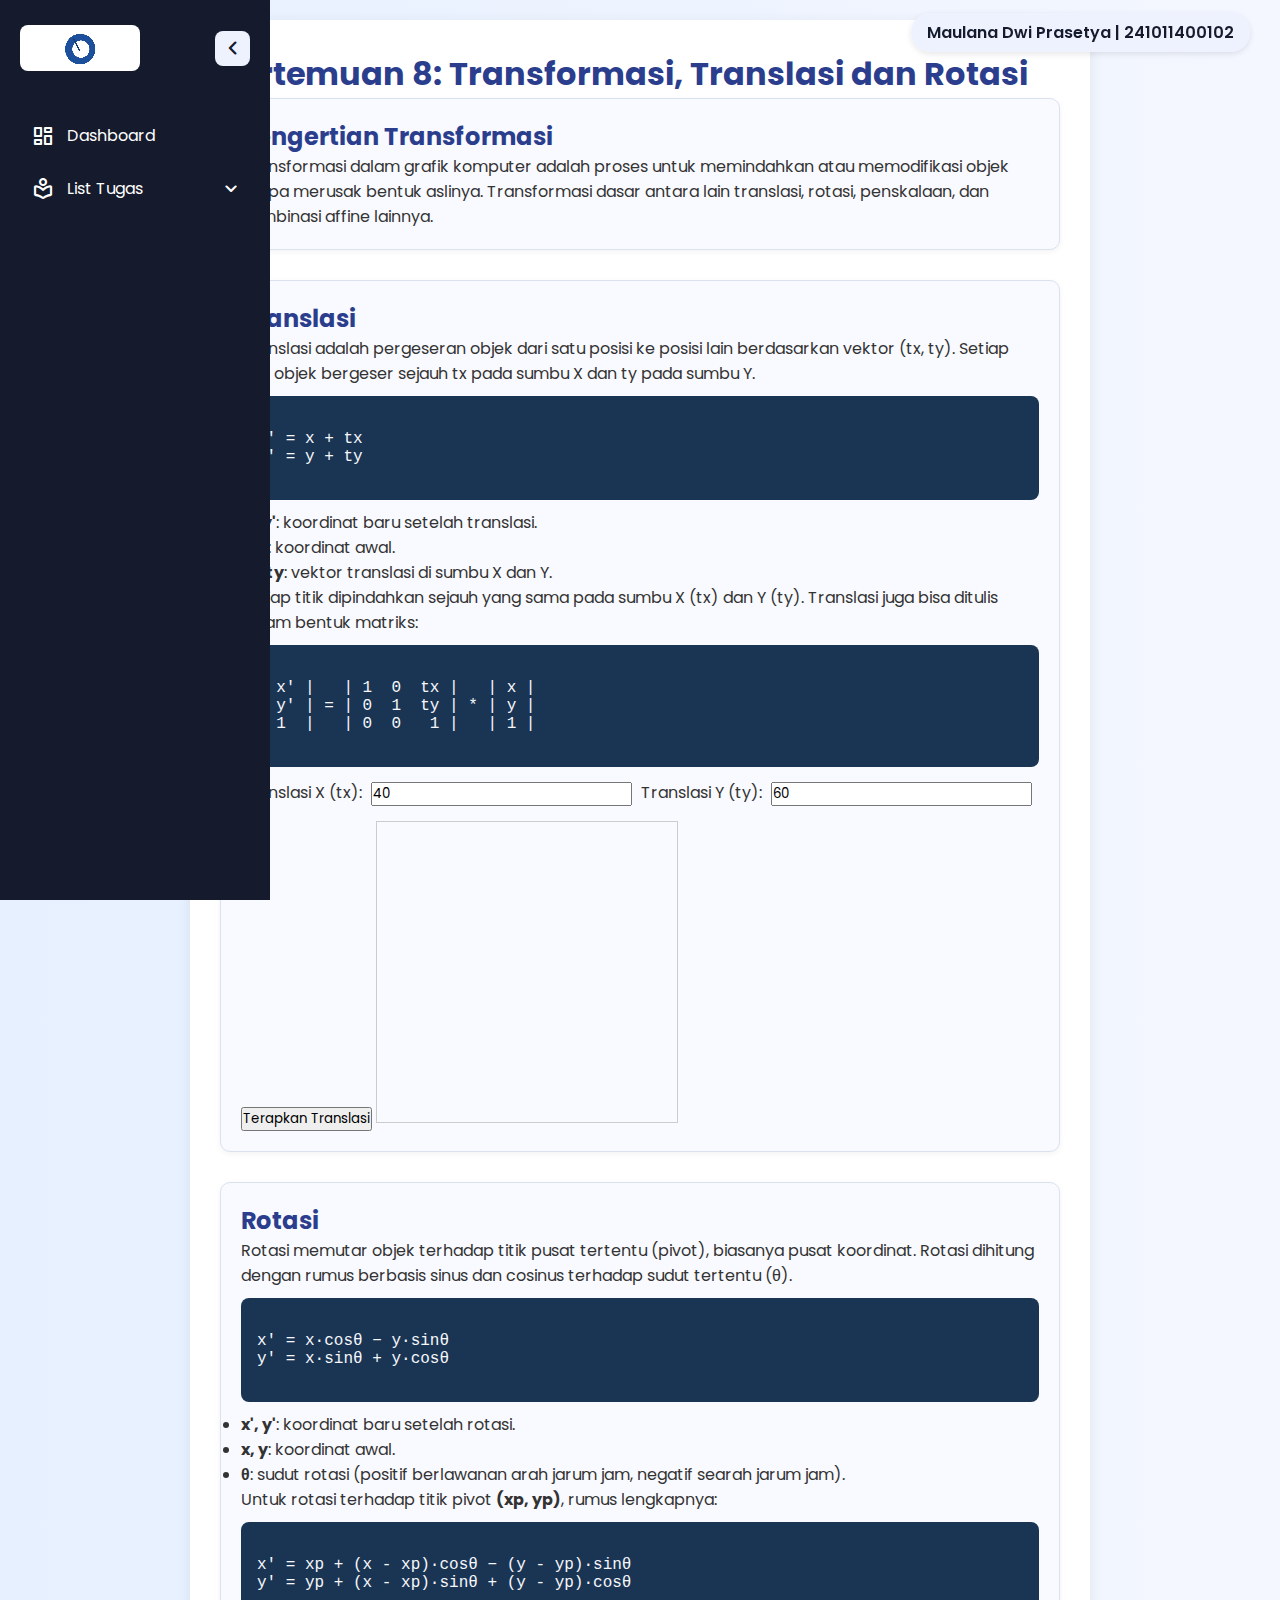
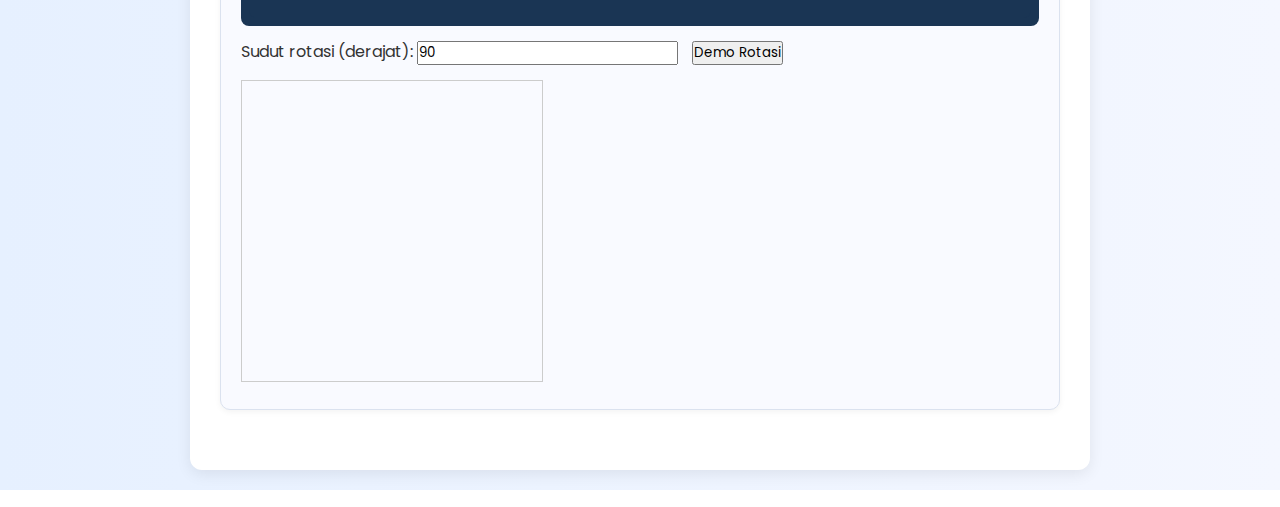
<file: listPert/pert8/index.html>
<!DOCTYPE html>
<html lang="id">
<head>
  <meta charset="UTF-8" />
  <meta name="viewport" content="width=device-width, initial-scale=1.0"/>
  <title>Pertemuan 8: Transformasi, Translasi & Rotasi</title>
  <link rel="stylesheet" href="/style.css">
  <link rel="stylesheet" href="https://fonts.googleapis.com/css2?family=Material+Symbols+Rounded" />
  <style>
    canvas {
      border: 1px solid #ccc;
      margin-top: 10px;
      max-width: 100%;
    }
    label, input {
      margin: 5px 5px 5px 0;
    }
  </style>
</head>
<body>
  <button class="sidebar-menu-button">
    <span class="material-symbols-rounded">menu</span>
  </button>

  <aside class="sidebar">
    <header class="sidebar-header">
      <a href="#" class="header-logo">
        <video autoplay loop muted playsinline class="logo-video-square">
          <source src="/assets/src/logo.mp4" type="video/mp4">
        </video>
        <video autoplay loop muted playsinline class="logo-video-landscape">
          <source src="/assets/src/logo2.mp4" type="video/mp4">
        </video>
      </a>
      <button class="sidebar-toggler">
        <span class="material-symbols-rounded">chevron_left</span>
      </button>
    </header>
    <div class="page-header">
      <span class="user-name">Maulana Dwi Prasetya | 241011400102</span>
    </div>
    <nav class="sidebar-nav">
      <ul class="nav-list primary-nav">
        <li class="nav-item">
          <a href="/index.html" class="nav-link">
            <span class="material-symbols-rounded">dashboard</span>
            <span class="nav-label">Dashboard</span>
          </a>
          <ul class="dropdown-menu">
            <li class="nav-item"><a class="nav-link dropdown-title">Dashboard</a></li>
          </ul>
        </li>
        <li class="nav-item dropdown-container" id="auto-tugas-dropdown"></li>
      </ul>
    </nav>
  </aside>

  <div class="container">
    <h1>Pertemuan 8: Transformasi, Translasi dan Rotasi</h1>

    <div class="card">
      <h2>Pengertian Transformasi</h2>
      <p>
        Transformasi dalam grafik komputer adalah proses untuk memindahkan atau memodifikasi objek tanpa merusak bentuk aslinya. Transformasi dasar antara lain translasi, rotasi, penskalaan, dan kombinasi affine lainnya.
      </p>
    </div>

    <div class="card">
      <h2>Translasi</h2>
      <p>
        Translasi adalah pergeseran objek dari satu posisi ke posisi lain berdasarkan vektor (tx, ty). Setiap titik objek bergeser sejauh tx pada sumbu X dan ty pada sumbu Y.
      </p>
      <pre><code>
x' = x + tx
y' = y + ty
  </code></pre>
  <ul>
    <li>
      <strong>x', y'</strong>: koordinat baru setelah translasi.
    </li>
    <li>
      <strong>x, y</strong>: koordinat awal.
    </li>
    <li>
      <strong>tx, ty</strong>: vektor translasi di sumbu X dan Y.
    </li>
  </ul>
  <p>
    Setiap titik dipindahkan sejauh yang sama pada sumbu X (tx) dan Y (ty). Translasi juga bisa ditulis dalam bentuk matriks:
  </p>
  <pre><code>
| x' |   | 1  0  tx |   | x |
| y' | = | 0  1  ty | * | y |
| 1  |   | 0  0   1 |   | 1 |
  </code></pre>
      <label for="tx">Translasi X (tx): </label>
      <input type="number" id="tx" value="40">

      <label for="ty">Translasi Y (ty): </label>
      <input type="number" id="ty" value="60">

      <button onclick="drawTranslation()">Terapkan Translasi</button>

      <canvas id="canvasTranslate" width="300" height="300"></canvas>
    </div>

    <div class="card">
      <h2>Rotasi</h2>
      <p>
        Rotasi memutar objek terhadap titik pusat tertentu (pivot), biasanya pusat koordinat. Rotasi dihitung dengan rumus berbasis sinus dan cosinus terhadap sudut tertentu (θ).
      </p>
      <pre><code>
x' = x·cosθ − y·sinθ
y' = x·sinθ + y·cosθ
      </code></pre>
  <ul>
    <li>
      <strong>x', y'</strong>: koordinat baru setelah rotasi.
    </li>
    <li>
      <strong>x, y</strong>: koordinat awal.
    </li>
    <li>
      <strong>θ</strong>: sudut rotasi (positif berlawanan arah jarum jam, negatif searah jarum jam).
    </li>
  </ul>
  <p>
    Untuk rotasi terhadap titik pivot <strong>(xp, yp)</strong>, rumus lengkapnya:
  </p>
  <pre><code>
x' = xp + (x - xp)·cosθ − (y - yp)·sinθ
y' = yp + (x - xp)·sinθ + (y - yp)·cosθ
  </code></pre>
      <label>Sudut rotasi (derajat): <input type="number" id="angle" value="90" /></label>
      <button onclick="drawRotation()">Demo Rotasi</button>
      <canvas id="canvasRotate" width="300" height="300"></canvas>
    </div>
  </div>

  <script>
      function drawTriangle(ctx, points, color = "blue") {
          ctx.beginPath();
          ctx.moveTo(...points[0]);
          ctx.lineTo(...points[1]);
          ctx.lineTo(...points[2]);
          ctx.closePath();
          ctx.strokeStyle = color;
          ctx.stroke();
        }
        
        function drawTranslation() {
          const canvas = document.getElementById("canvasTranslate");
          const ctx = canvas.getContext("2d");
          ctx.clearRect(0, 0, canvas.width, canvas.height);

          const triangle = [
             [50, 50], [100, 50], [50, 100]
          ];
          const tx = parseFloat(document.getElementById("tx").value);
          const ty = parseFloat(document.getElementById("ty").value);

          // gambar objek awal
          drawTriangle(ctx, triangle, "blue");

           // gambar objek hasil translasi
           const translated = triangle.map(([x, y]) => [x + tx, y + ty]);
           drawTriangle(ctx, translated, "red");

           document.getElementById("matrixTranslation").textContent = `| 1  0  ${tx} |\n| 0  1  ${ty} |\n| 0  0   1  |`;
        }

        
        function drawRotation() {
            const canvas = document.getElementById("canvasRotate");
            const ctx = canvas.getContext("2d");
            ctx.clearRect(0, 0, canvas.width, canvas.height);
            
            const triangle = [
                [50, 50], [100, 50], [50, 100]
            ];
            const angle = parseFloat(document.getElementById("angle").value) * Math.PI / 180;
            const pivot = [75, 75];
            
            drawTriangle(ctx, triangle, "green");
            
            const rotated = triangle.map(([x, y]) => {
                const dx = x - pivot[0];
                const dy = y - pivot[1];
                const xr = pivot[0] + dx * Math.cos(angle) - dy * Math.sin(angle);
                const yr = pivot[1] + dx * Math.sin(angle) + dy * Math.cos(angle);
                return [xr, yr];
            });
            
            drawTriangle(ctx, rotated, "orange");
        }
        </script>
        <script src="/script.js"></script>
        <script>
         generateSidebarListTugas();
         attachSidebarEvents();
        </script>
</body>
</html>
</file>
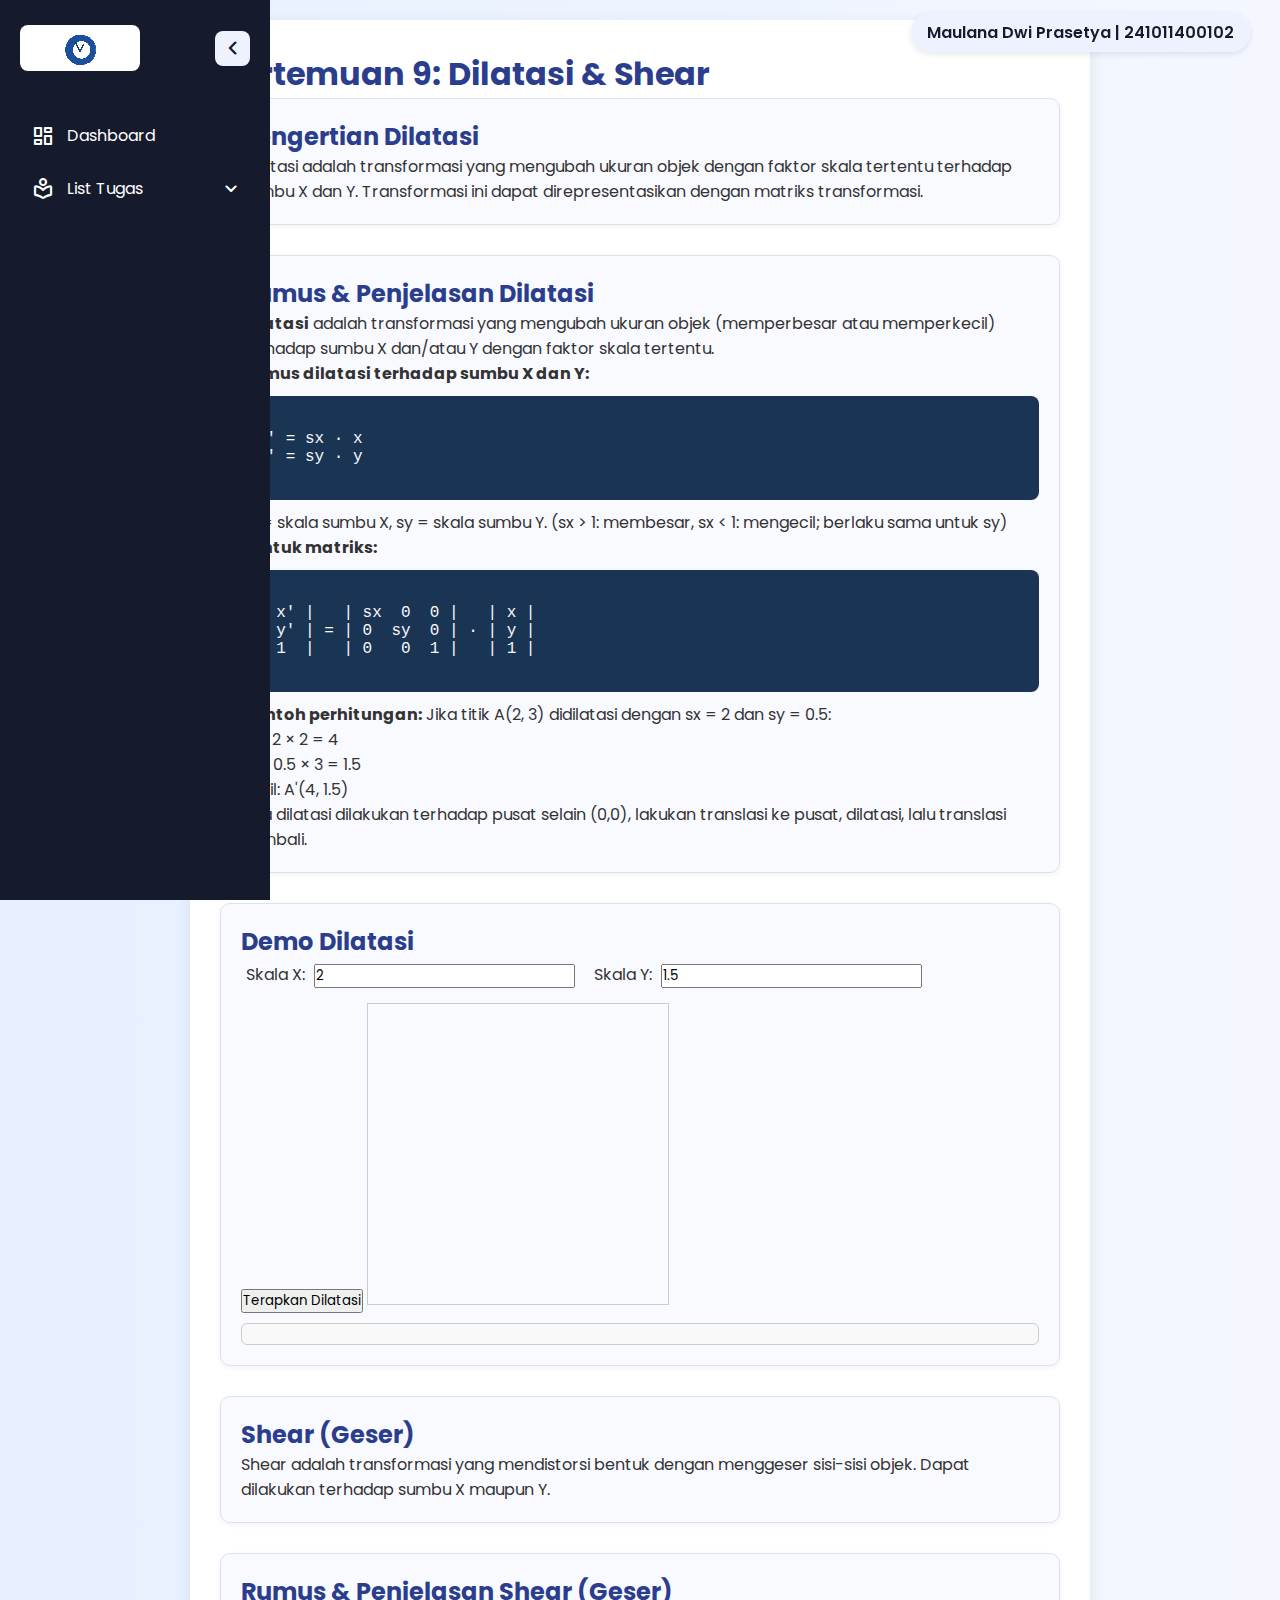
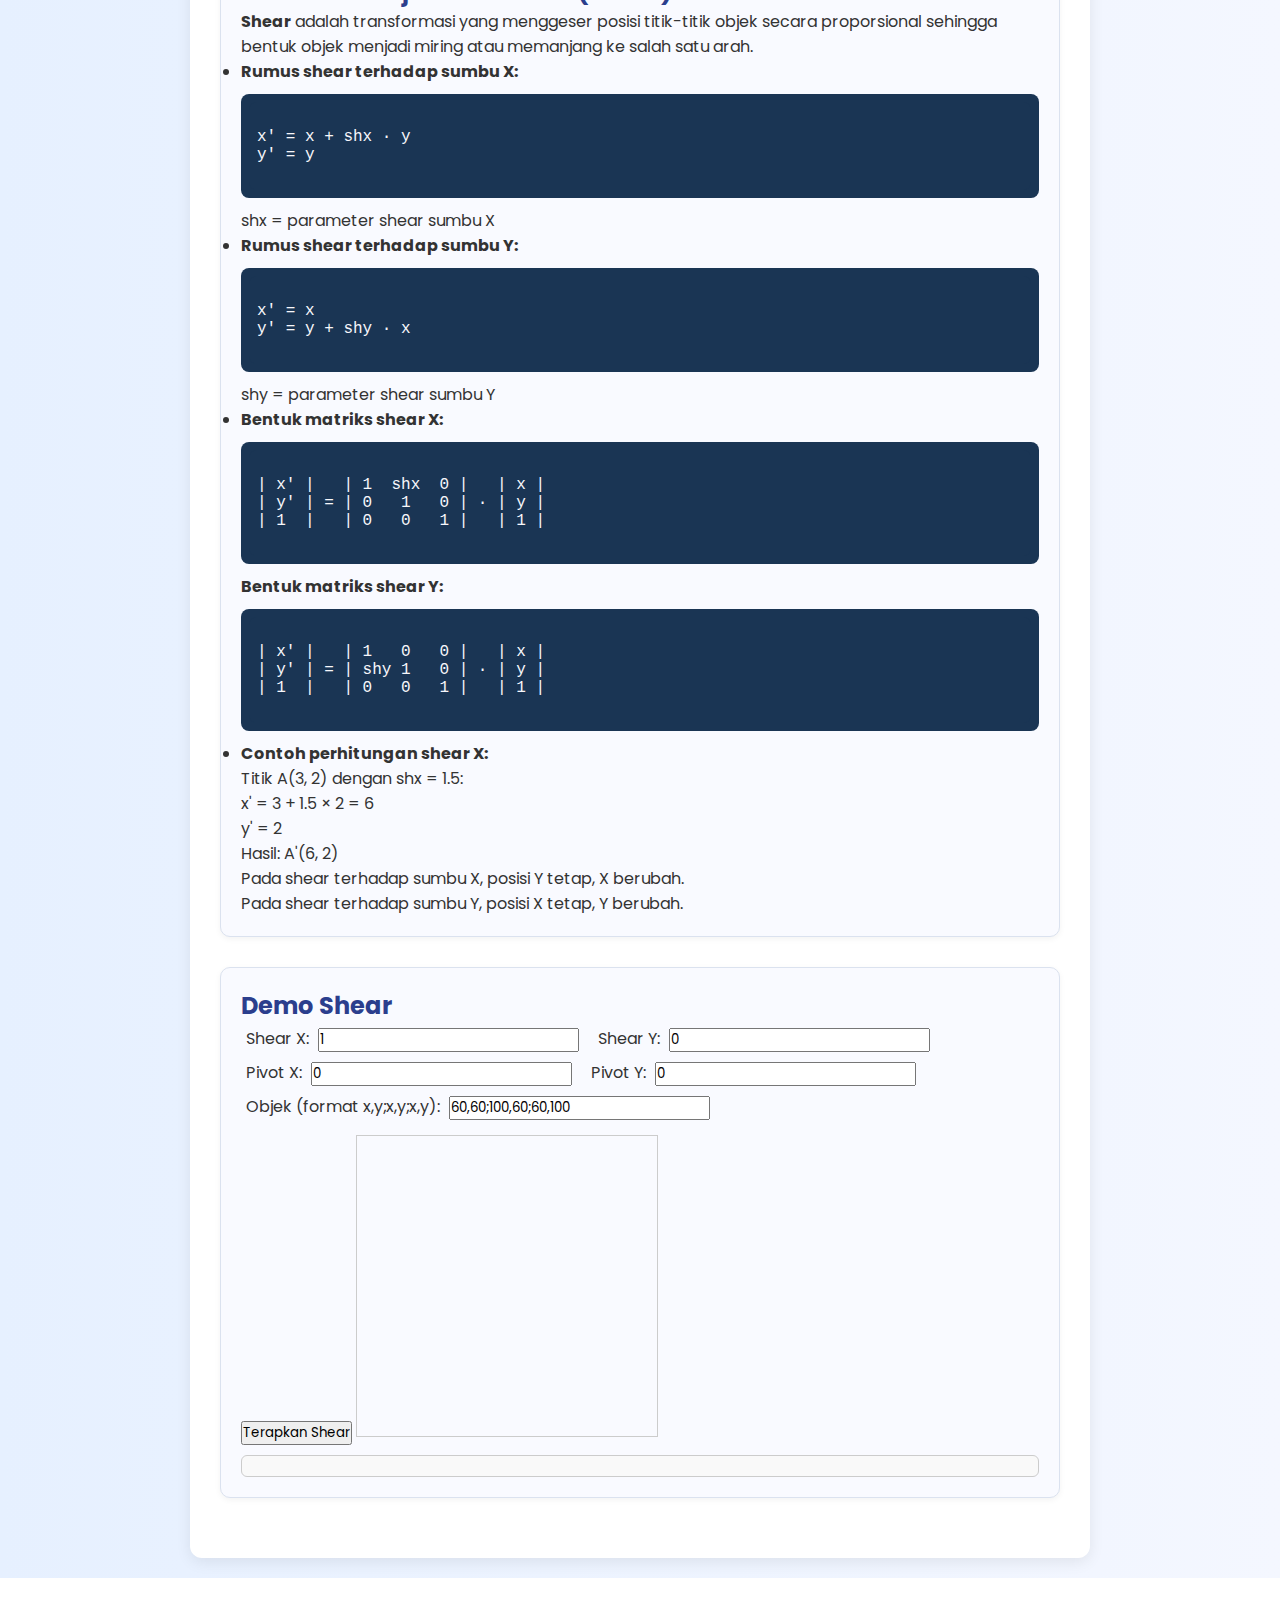
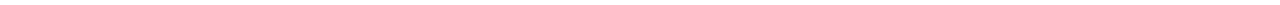
<file: listPert/pert9/index.html>
<!DOCTYPE html>
<html lang="id">
<head>
  <meta charset="UTF-8" />
  <meta name="viewport" content="width=device-width, initial-scale=1.0"/>
  <title>Pertemuan 9: Dilatasi & Shear</title>
  <link rel="stylesheet" href="/style.css" />
  <link rel="stylesheet" href="https://fonts.googleapis.com/css2?family=Material+Symbols+Rounded" />
  <style>
    canvas {
      border: 1px solid #ccc;
      margin-top: 10px;
      max-width: 100%;
    }
    label, input {
      margin: 5px;
    }
    .matrix-display {
      background: #f9f9f9;
      border: 1px solid #ccc;
      padding: 10px;
      margin-top: 10px;
      border-radius: 6px;
      font-family: monospace;
    }
  </style>
</head>
<body>
  <button class="sidebar-menu-button">
    <span class="material-symbols-rounded">menu</span>
  </button>

  <aside class="sidebar">
    <header class="sidebar-header">
      <a href="#" class="header-logo">
        <video autoplay loop muted playsinline class="logo-video-square">
          <source src="/assets/src/logo.mp4" type="video/mp4">
        </video>
        <video autoplay loop muted playsinline class="logo-video-landscape">
          <source src="/assets/src/logo2.mp4" type="video/mp4">
        </video>
      </a>
      <button class="sidebar-toggler">
        <span class="material-symbols-rounded">chevron_left</span>
      </button>
    </header>
    <div class="page-header">
      <span class="user-name">Maulana Dwi Prasetya | 241011400102</span>
    </div>
    <nav class="sidebar-nav">
      <ul class="nav-list primary-nav">
        <li class="nav-item">
          <a href="/index.html" class="nav-link">
            <span class="material-symbols-rounded">dashboard</span>
            <span class="nav-label">Dashboard</span>
          </a>
          <ul class="dropdown-menu">
            <li class="nav-item"><a class="nav-link dropdown-title">Dashboard</a></li>
          </ul>
        </li>
        <li class="nav-item dropdown-container" id="auto-tugas-dropdown"></li>
      </ul>
    </nav>
  </aside>

  <div class="container">
    <h1>Pertemuan 9: Dilatasi & Shear</h1>

    <div class="card">
      <h2>Pengertian Dilatasi</h2>
      <p>Dilatasi adalah transformasi yang mengubah ukuran objek dengan faktor skala tertentu terhadap sumbu X dan Y. Transformasi ini dapat direpresentasikan dengan matriks transformasi.</p>
    </div>
    <div class="card">
  <h2>Rumus & Penjelasan Dilatasi</h2>
  <p>
    <b>Dilatasi</b> adalah transformasi yang mengubah ukuran objek (memperbesar atau memperkecil) terhadap sumbu X dan/atau Y dengan faktor skala tertentu.
  </p>
  <ul>
    <li>
      <b>Rumus dilatasi terhadap sumbu X dan Y:</b>
      <pre><code>
x' = sx · x
y' = sy · y
      </code></pre>
      <span>
        sx = skala sumbu X, sy = skala sumbu Y.  
        (sx &gt; 1: membesar, sx &lt; 1: mengecil; berlaku sama untuk sy)
      </span>
    </li>
    <li>
      <b>Bentuk matriks:</b>
      <pre><code>
| x' |   | sx  0  0 |   | x |
| y' | = | 0  sy  0 | · | y |
| 1  |   | 0   0  1 |   | 1 |
      </code></pre>
    </li>
    <li>
      <b>Contoh perhitungan:</b>  
      Jika titik A(2, 3) didilatasi dengan sx = 2 dan sy = 0.5:
      <br>
      x' = 2 × 2 = 4 <br>
      y' = 0.5 × 3 = 1.5 <br>
      Hasil: A'(4, 1.5)
    </li>
  </ul>
  <p>
    Jika dilatasi dilakukan terhadap pusat selain (0,0), lakukan translasi ke pusat, dilatasi, lalu translasi kembali.
  </p>
</div>

    <div class="card">
      <h2>Demo Dilatasi</h2>
      <label>Skala X: <input type="number" id="scaleX" value="2"></label>
      <label>Skala Y: <input type="number" id="scaleY" value="1.5"></label>
      <button onclick="drawDilation()">Terapkan Dilatasi</button>
      <canvas id="canvasDilation" width="300" height="300"></canvas>
      <div class="matrix-display" id="matrixDilation"></div>
    </div>
    
    <div class="card">
      <h2>Shear (Geser)</h2>
      <p>Shear adalah transformasi yang mendistorsi bentuk dengan menggeser sisi-sisi objek. Dapat dilakukan terhadap sumbu X maupun Y.</p>
    </div>
    <div class="card">
  <h2>Rumus & Penjelasan Shear (Geser)</h2>
  <p>
    <b>Shear</b> adalah transformasi yang menggeser posisi titik-titik objek secara proporsional sehingga bentuk objek menjadi miring atau memanjang ke salah satu arah.
  </p>
  <ul>
    <li>
      <b>Rumus shear terhadap sumbu X:</b>
      <pre><code>
x' = x + shx · y
y' = y
      </code></pre>
      <span>shx = parameter shear sumbu X</span>
    </li>
    <li>
      <b>Rumus shear terhadap sumbu Y:</b>
      <pre><code>
x' = x
y' = y + shy · x
      </code></pre>
      <span>shy = parameter shear sumbu Y</span>
    </li>
    <li>
      <b>Bentuk matriks shear X:</b>
      <pre><code>
| x' |   | 1  shx  0 |   | x |
| y' | = | 0   1   0 | · | y |
| 1  |   | 0   0   1 |   | 1 |
      </code></pre>
      <b>Bentuk matriks shear Y:</b>
      <pre><code>
| x' |   | 1   0   0 |   | x |
| y' | = | shy 1   0 | · | y |
| 1  |   | 0   0   1 |   | 1 |
      </code></pre>
    </li>
    <li>
      <b>Contoh perhitungan shear X:</b><br>
      Titik A(3, 2) dengan shx = 1.5:<br>
      x' = 3 + 1.5 × 2 = 6<br>
      y' = 2<br>
      Hasil: A'(6, 2)
    </li>
  </ul>
  <p>
    Pada shear terhadap sumbu X, posisi Y tetap, X berubah.<br>
    Pada shear terhadap sumbu Y, posisi X tetap, Y berubah.
  </p>
</div>

    <div class="card">
      <h2>Demo Shear</h2>
      <label>Shear X: <input type="number" id="shearX" value="1"></label>
      <label>Shear Y: <input type="number" id="shearY" value="0"></label><br>
      <label>Pivot X: <input type="number" id="pivotShearX" value="0"></label>
      <label>Pivot Y: <input type="number" id="pivotShearY" value="0"></label><br>
      <label>Objek (format x,y;x,y;x,y): <input type="text" id="objekShear" value="60,60;100,60;60,100"></label><br>
      <button onclick="drawShear()">Terapkan Shear</button>
      <canvas id="canvasShear" width="300" height="300"></canvas>
      <div class="matrix-display" id="matrixShear"></div>
    
  </div>

  <script>
      function drawTriangle(ctx, points, color = "blue") {
          ctx.beginPath();
          ctx.moveTo(...points[0]);
          ctx.lineTo(...points[1]);
          ctx.lineTo(...points[2]);
          ctx.closePath();
          ctx.strokeStyle = color;
          ctx.stroke();
        }
        
        function drawDilation() {
            const canvas = document.getElementById("canvasDilation");
            const ctx = canvas.getContext("2d");
            ctx.clearRect(0, 0, canvas.width, canvas.height);
            
            const triangle = [
                [60, 60],
                [100, 60],
                [60, 100]
            ];
            
            const scaleX = parseFloat(document.getElementById("scaleX").value);
            const scaleY = parseFloat(document.getElementById("scaleY").value);
            
            drawTriangle(ctx, triangle, "blue");
            
            const scaled = triangle.map(([x, y]) => [x * scaleX, y * scaleY]);
            drawTriangle(ctx, scaled, "red");
            
            document.getElementById("matrixDilation").textContent =
            `| ${scaleX}  0    0 |\n| 0    ${scaleY}  0 |\n| 0    0     1 |`;
        }
    function parsePoints(input) {
      return input.split(';').map(pair => pair.split(',').map(Number));
    }

    function drawGrid(ctx, width, height, gridSize = 20) {
      ctx.save();
      ctx.strokeStyle = '#eee';
      ctx.lineWidth = 1;
      ctx.font = '10px sans-serif';
      ctx.fillStyle = '#aaa';

      for (let x = 0; x <= width; x += gridSize) {
        ctx.beginPath();
        ctx.moveTo(x, 0);
        ctx.lineTo(x, height);
        ctx.stroke();
        if (x !== 0) ctx.fillText(x, x + 2, 10);
      }
      for (let y = 0; y <= height; y += gridSize) {
        ctx.beginPath();
        ctx.moveTo(0, y);
        ctx.lineTo(width, y);
        ctx.stroke();
        if (y !== 0) ctx.fillText(y, 2, y - 2);
      }

      ctx.restore();
    }

    function drawPolygon(ctx, points, color = "blue") {
      if (points.length < 2) return;
      ctx.beginPath();
      ctx.moveTo(...points[0]);
      for (let i = 1; i < points.length; i++) {
        ctx.lineTo(...points[i]);
      }
      ctx.closePath();
      ctx.strokeStyle = color;
      ctx.stroke();
    }

    function drawShear() {
      const canvas = document.getElementById("canvasShear");
      const ctx = canvas.getContext("2d");
      const gridSize = 20;
      ctx.clearRect(0, 0, canvas.width, canvas.height);
      drawGrid(ctx, canvas.width, canvas.height, gridSize);

      const shearX = parseFloat(document.getElementById("shearX").value);
      const shearY = parseFloat(document.getElementById("shearY").value);
      const pivotX = parseFloat(document.getElementById("pivotShearX").value);
      const pivotY = parseFloat(document.getElementById("pivotShearY").value);
      const points = parsePoints(document.getElementById("objekShear").value);

      drawPolygon(ctx, points, "green");

      const sheared = points.map(([x, y]) => {
        const dx = x - pivotX;
        const dy = y - pivotY;
        return [
          pivotX + dx + shearX * dy,
          pivotY + dy + shearY * dx
        ];
      });
      drawPolygon(ctx, sheared, "orange");

      document.getElementById("matrixShear").textContent =
        `| 1  ${shearX}  ${pivotX} |\n| ${shearY}  1  ${pivotY} |\n| 0   0   1 |`;
    }
        </script>
        <script src="/script.js"></script>
        <script>
         generateSidebarListTugas();
         attachSidebarEvents();
        </script>
</body>
</html>
</file>
<file: style.css>
/* Importing Google Fonts - Poppins */
@import url('https://fonts.googleapis.com/css2?family=Poppins:wght@400;500;600;700&display=swap');

* {
  margin: 0;
  padding: 0;
  box-sizing: border-box;
  font-family: "Poppins", sans-serif;
}

/* body {
  min-height: 100vh;
  background: linear-gradient(#F1F3FF, #CBD4FF);
} */

body {
  font-family: 'Segoe UI', sans-serif;
  background: linear-gradient(to right, #e6f0ff, #f4f7ff);
  color: #333;
  margin: 0;
  padding: 20px;
}

/* Styling untuk nama di pojok kanan atas halaman */
.page-header {
  position: fixed;
  top: 20px;
  right: 30px;
  z-index: 0; /* Agar tetap di atas konten lain */
  pointer-events: none;
}

.user-name {
  font-size: 1rem;
  font-weight: 600;
  color: #151A2D;
  background-color: #EEF2FF;
  padding: 8px 16px;
  border-radius: 20px;
  box-shadow: 0 2px 6px rgba(0, 0, 0, 0.1);
  white-space: nowrap;
  transition: opacity 0.3s ease;
}

.sidebar {
  position: fixed;
  top: 0;
  left: 0;
  z-index: 10;
  width: 270px;
  height: 100vh;
  background: #151A2D;
  transition: all 0.4s ease;
}

.sidebar.collapsed {
  width: 85px;
  z-index: 10;
}

.sidebar .sidebar-header {
  display: flex;
  position: relative;
  padding: 25px 20px;
  align-items: center;
  justify-content: space-between;
}

.sidebar-header .header-logo {
  position: relative;
  display: flex;
  align-items: center;
}

/* Default: tampilkan video landscape */
.logo-video-landscape {
  display: block;
  width: 120px; /* Sesuaikan lebar sesuai desain */
  height: 46px;
  object-fit: cover;
  border-radius: 8px;
}

.logo-video-square {
  display: none;
  width: 46px;
  height: 46px;
  object-fit: cover;
  border-radius: 50%;
}

/* Saat sidebar di-collapsed, tampilkan video square */
.sidebar.collapsed .logo-video-landscape {
  display: none;
}

.sidebar.collapsed .logo-video-square {
  display: block;
}

.sidebar-header .sidebar-toggler,
.sidebar-menu-button {
  position: absolute;
  right: 20px;
  height: 35px;
  width: 35px;
  color: #151A2D;
  border: none;
  cursor: pointer;
  display: flex;
  background: #EEF2FF;
  z-index: 10;
  align-items: center;
  justify-content: center;
  border-radius: 8px;
  transition: 0.4s ease;
}

.sidebar.collapsed .sidebar-header .sidebar-toggler {
  transform: translate(-4px, 65px);
  z-index: 10;
}

.sidebar-header .sidebar-toggler span,
.sidebar-menu-button span {
  font-size: 1.75rem;
  transition: 0.4s ease;
}

.sidebar.collapsed .sidebar-header .sidebar-toggler span {
  transform: rotate(180deg);
}

.sidebar-header .sidebar-toggler:hover {
  background: #d9e1fd;
}

.sidebar-nav .nav-list {
  list-style: none;
  display: flex;
  gap: 4px;
  padding: 0 15px;
  flex-direction: column;
  transform: translateY(15px);
  transition: 0.4s ease;
}

.sidebar .sidebar-nav .primary-nav {
  overflow-y: auto;
  scrollbar-width: thin;
  padding-bottom: 20px;
  height: calc(100vh - 227px);
  scrollbar-color: transparent transparent;
}

.sidebar .sidebar-nav .primary-nav:hover {
  scrollbar-color: #EEF2FF transparent;
}

.sidebar.collapsed .sidebar-nav .primary-nav {
  overflow: unset;
  transform: translateY(65px);
}

.sidebar-nav .nav-item .nav-link {
  color: #fff;
  display: flex;
  gap: 12px;
  white-space: nowrap;
  border-radius: 8px;
  padding: 11px 15px;
  align-items: center;
  text-decoration: none;
  border: 1px solid #151A2D;
  transition: 0.4s ease;
}

.sidebar-nav .nav-item:is(:hover, .open)>.nav-link:not(.dropdown-title) {
  color: #151A2D;
  background: #EEF2FF;
}

.sidebar .nav-link .nav-label {
  transition: opacity 0.3s ease;
}

.sidebar.collapsed .nav-link :where(.nav-label, .dropdown-icon) {
  opacity: 0;
  pointer-events: none;
}

.sidebar.collapsed .nav-link .dropdown-icon {
  transition: opacity 0.3s 0s ease;
}

.sidebar-nav .secondary-nav {
  position: absolute;
  bottom: 35px;
  width: 100%;
  background: #151A2D;
}

.sidebar-nav .nav-item {
  position: relative;
}

/* Dropdown Stylings */
.sidebar-nav .dropdown-container .dropdown-icon {
  margin: 0 -4px 0 auto;
  transition: transform 0.4s ease, opacity 0.3s 0.2s ease;
}

.sidebar-nav .dropdown-container.open .dropdown-icon {
  transform: rotate(180deg);
}

.sidebar-nav .dropdown-menu {
  height: 0;
  overflow-y: hidden;
  list-style: none;
  padding-left: 15px;
  transition: height 0.4s ease;
}

.sidebar.collapsed .dropdown-menu {
  position: absolute;
  top: -10px;
  left: 100%;
  opacity: 0;
  height: auto !important;
  padding-right: 10px;
  overflow-y: unset;
  pointer-events: none;
  border-radius: 0 10px 10px 0;
  background: #151A2D;
  transition: 0s;
}

.sidebar.collapsed .dropdown-menu:has(.dropdown-link) {
  padding: 7px 10px 7px 24px;
}

.sidebar.sidebar.collapsed .nav-item:hover>.dropdown-menu {
  opacity: 1;
  pointer-events: auto;
  transform: translateY(12px);
  transition: all 0.4s ease;
}

.sidebar.sidebar.collapsed .nav-item:hover>.dropdown-menu:has(.dropdown-link) {
  transform: translateY(10px);
}

.dropdown-menu .nav-item .nav-link {
  color: #F1F4FF;
  padding: 9px 15px;
}

.sidebar.collapsed .dropdown-menu .nav-link {
  padding: 7px 15px;
}

.dropdown-menu .nav-item .nav-link.dropdown-title {
  display: none;
  color: #fff;
  padding: 9px 15px;
}

.dropdown-menu:has(.dropdown-link) .nav-item .dropdown-title {
  font-weight: 500;
  padding: 7px 15px;
}

.sidebar.collapsed .dropdown-menu .nav-item .dropdown-title {
  display: block;
}

.sidebar-menu-button {
  display: none;
}

.section {
  margin-bottom: 30px;
    }
.card {
  background-color: #f9faff;
  padding: 20px;
  border: 1px solid #dbe2ef;
  border-radius: 10px;
  margin-bottom: 30px;
  box-shadow: 0 2px 6px rgba(0,0,0,0.05);
}
.card2 {
  background-color: #dbe2ef;
  padding: 20px;
  border: 1px solid #0845a6;
  border-radius: 10px;
  margin-bottom: 30px;
  box-shadow: 0 2px 6px rgba(0,0,0,0.05);
}
.rumus {
  background: #eef7fa;
  padding: 12px;
  border-radius: 8px;
  font-size: 16px;
  margin: 10px 0;
  text-align: center;
}
pre, code {
  background: #1a3554;
  color: #f7f7fb;
  border-radius: 8px;
  padding: 8px;
  font-family: 'Fira Mono', 'Consolas', 'Menlo', 'Monaco', monospace;
  font-size: 1em;
}

pre {
  overflow-x: auto;
  margin: 10px 0;
}

code {
  white-space: pre;
  display: block;
  overflow-x: auto;
}

/* Agar code inline (bukan di dalam pre) tetap rapi */
:not(pre) > code {
  display: inline;
  padding: 2px 6px;
  border-radius: 4px;
  background: #f7f7fb;
  color: #195394;
  font-size: 0.98em;
}


canvas {
  border: 1px solid #ccc;
  margin-top: 10px;
}
input {
  margin: 5px;
}
h1, h2 {
  color: #2b3e8d;
}

.container {
  max-width: 900px;
  margin: auto;
  background: white;
  padding: 30px;
  border-radius: 12px;
  box-shadow: 0 4px 15px rgba(0, 0, 0, 0.08);
}

.color-box {
  width: 120px;
  height: 120px;
  border: 2px solid #ccc;
  border-radius: 8px;
  background-color: #808080; /* default fallback */
  margin-top: 10px;
  display: block;
  box-shadow: 0 0 6px rgba(0,0,0,0.1);
}



@media (max-width: 768px) {
  .sidebar-menu-button {
    position: fixed;
    left: 20px;
    top: 20px;
    height: 40px;
    width: 42px;
    display: flex;
    color: #F1F4FF;
    background: #151A2D;
  }

  .user-name {
    font-size: 0.75rem; /* ~12px */
    padding: 6px 12px;
    border-radius: 16px;
  }

  .page-header {
    top: 25px;
    right: 20px;
  }
  

  .sidebar.collapsed {
    width: 270px;
    left: -270px;
  }

  .sidebar.collapsed .sidebar-header .sidebar-toggler {
    transform: none;
  }

  .sidebar.collapsed .sidebar-nav .primary-nav {
    transform: translateY(15px);
  }
}
</file>
